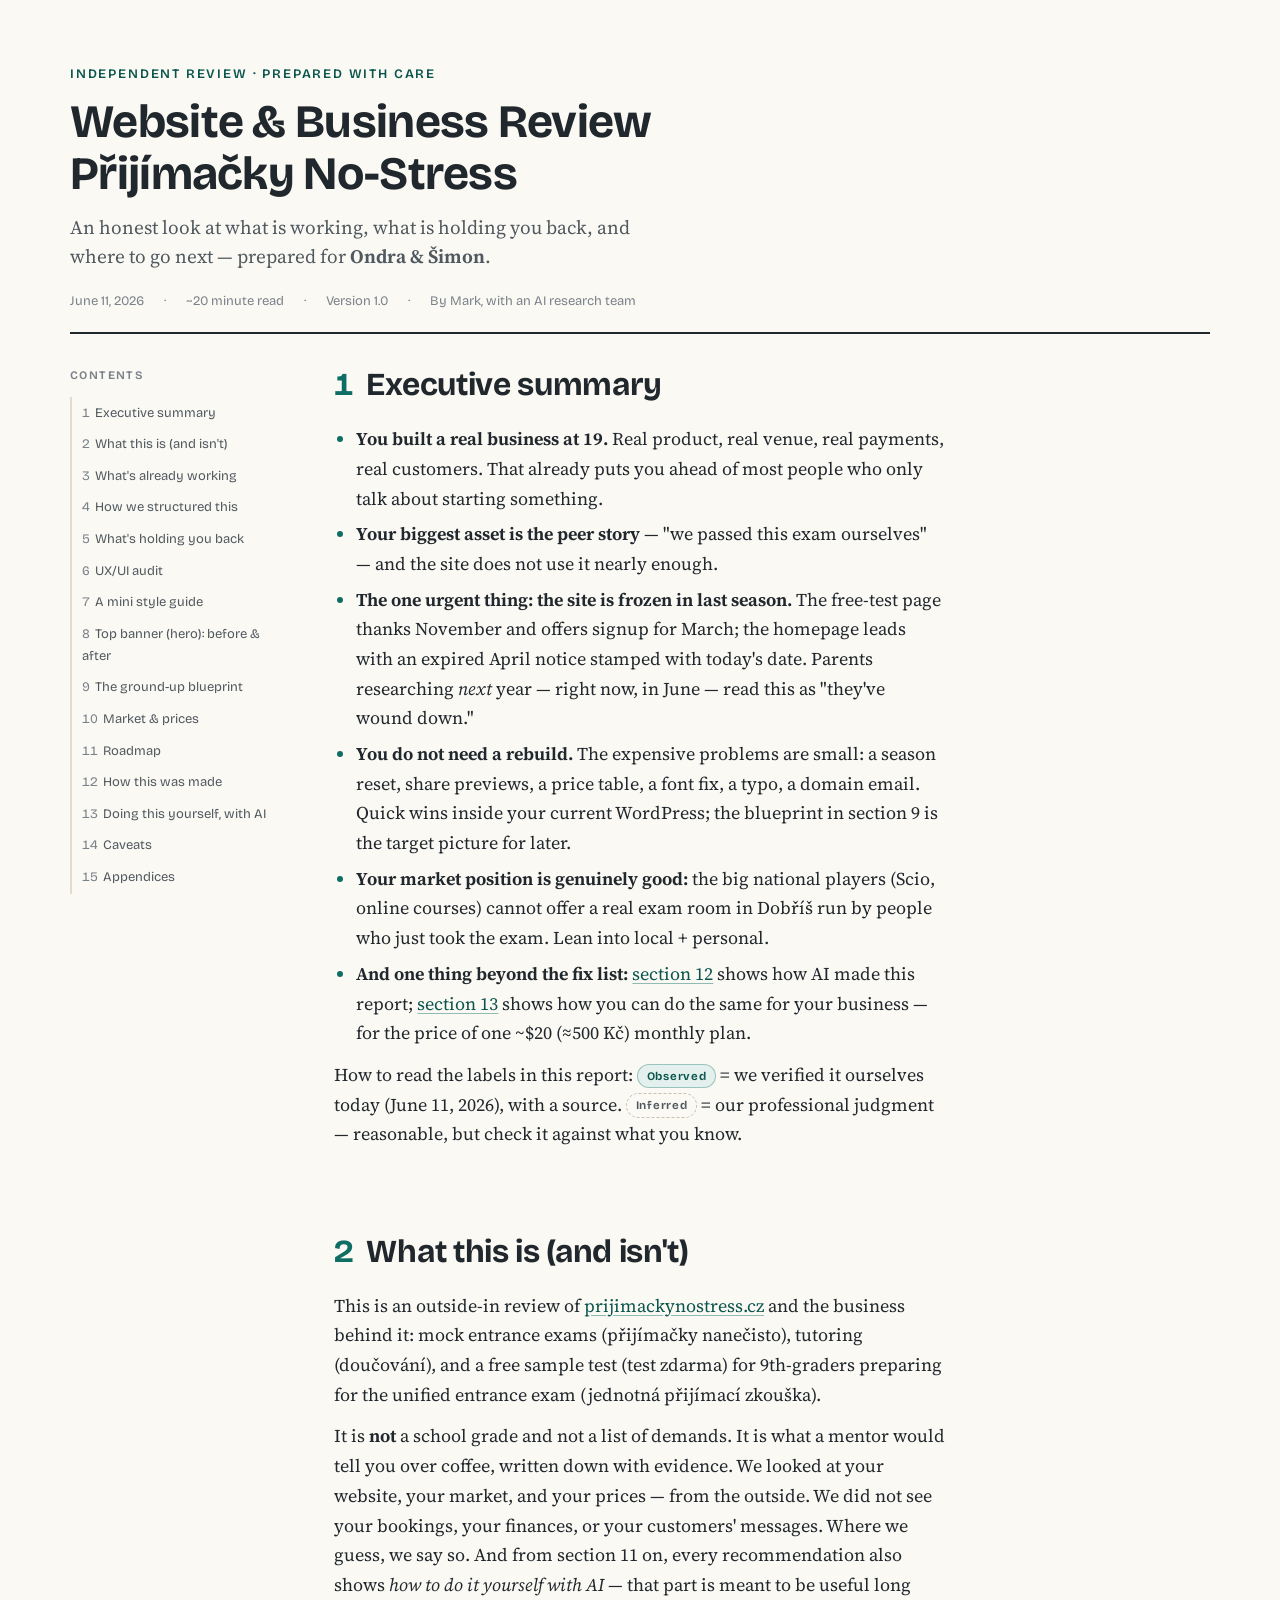
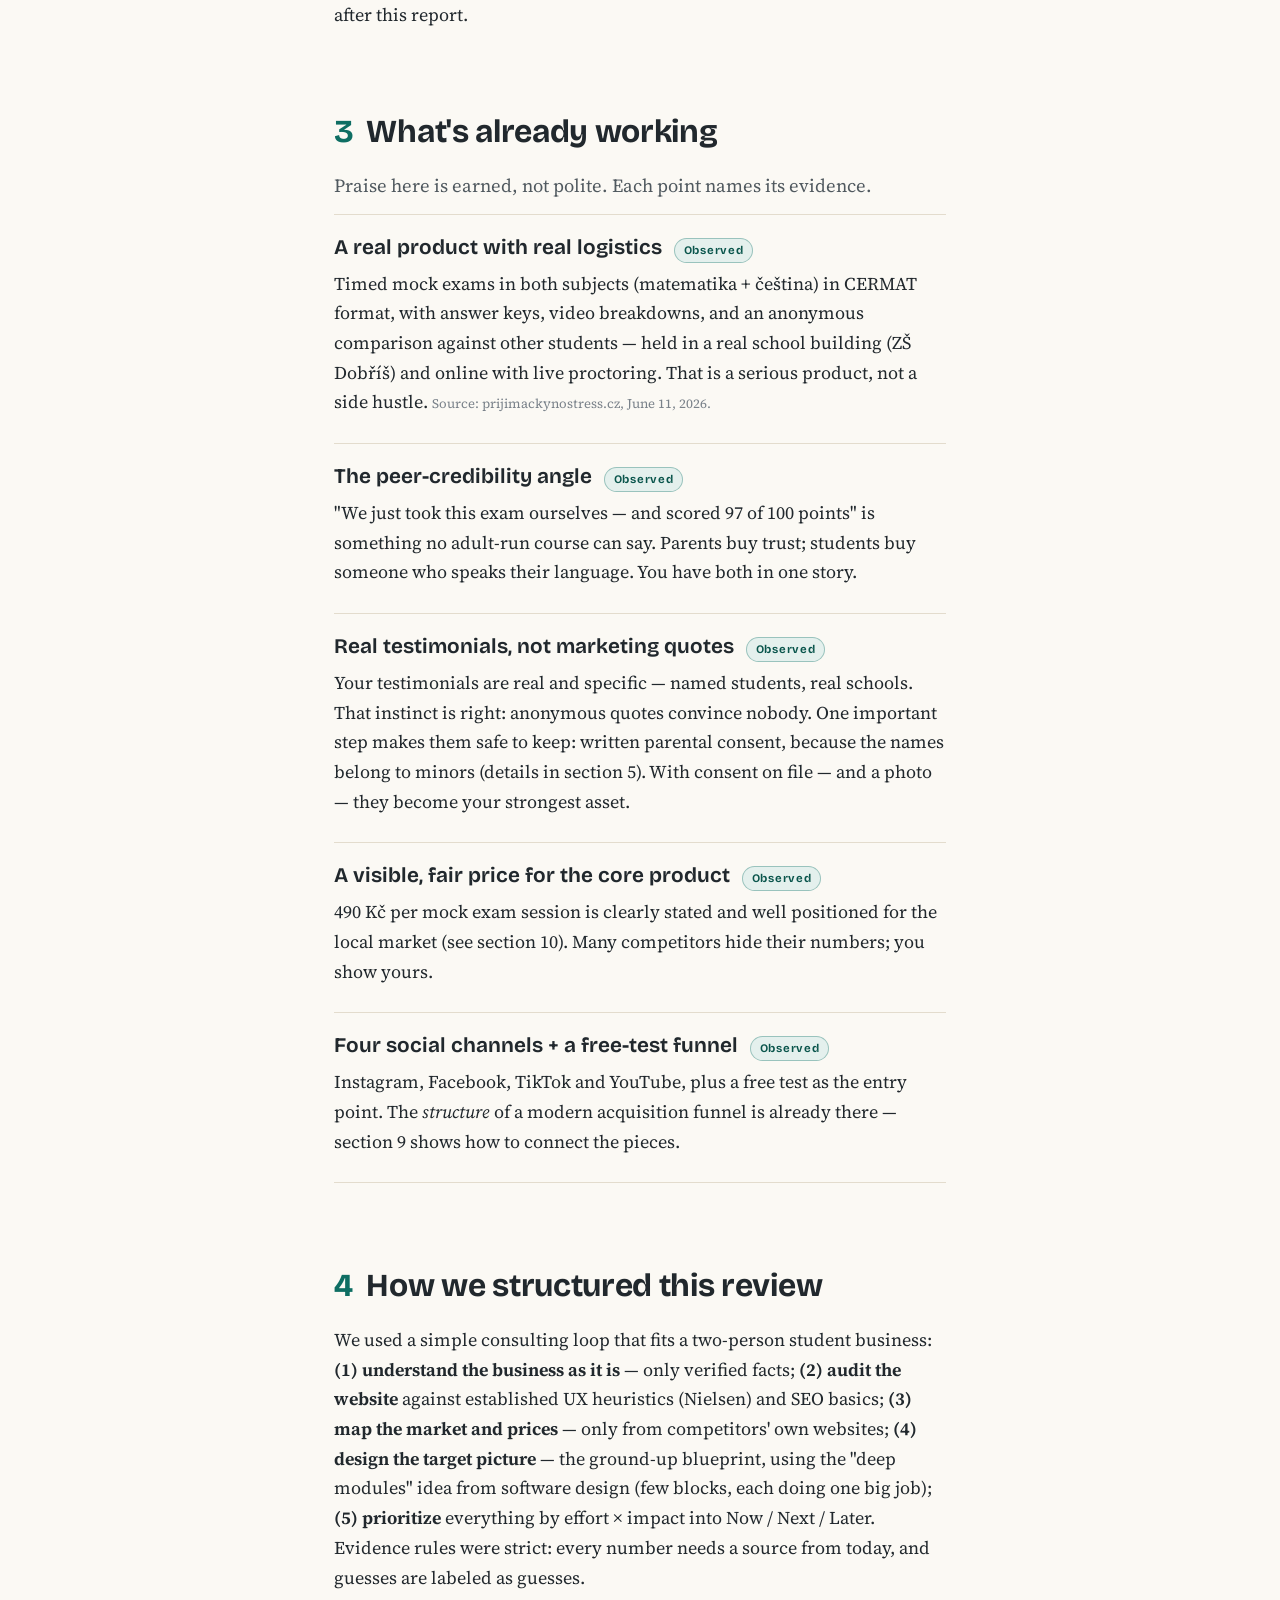
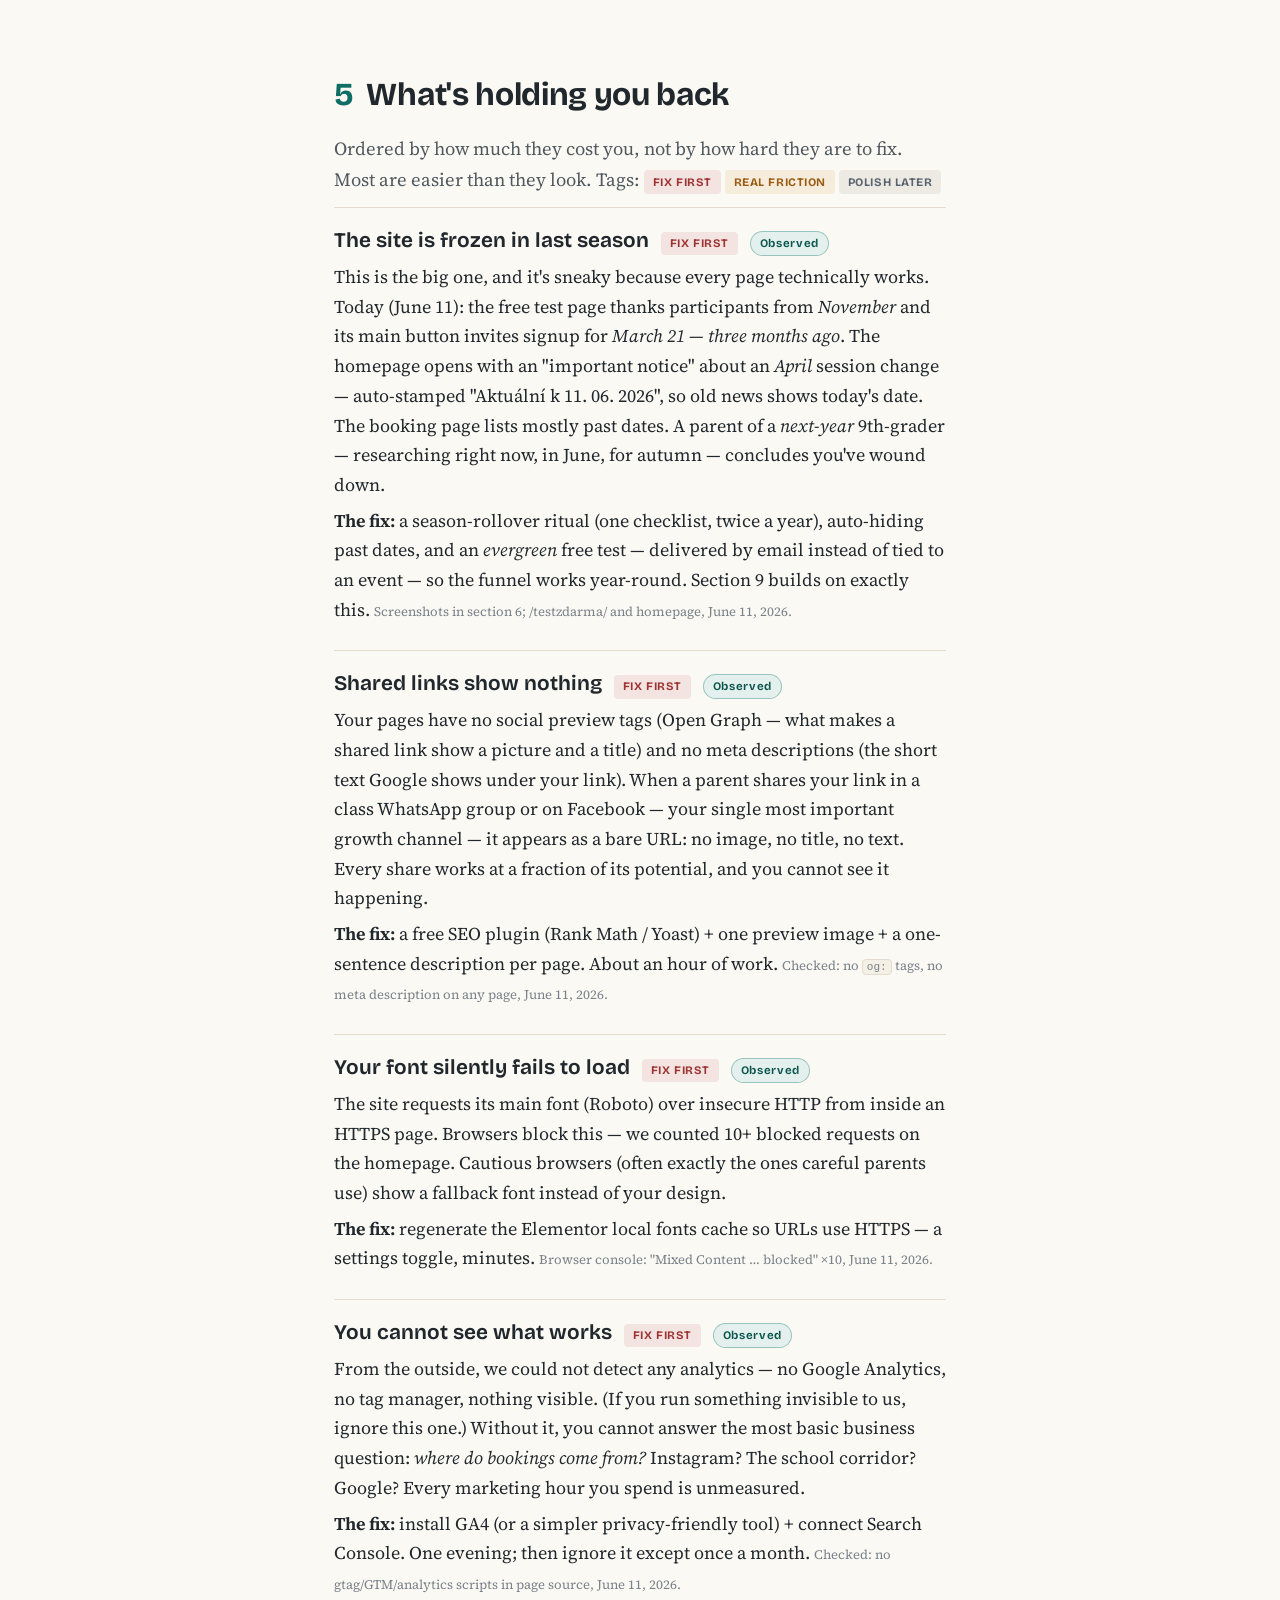
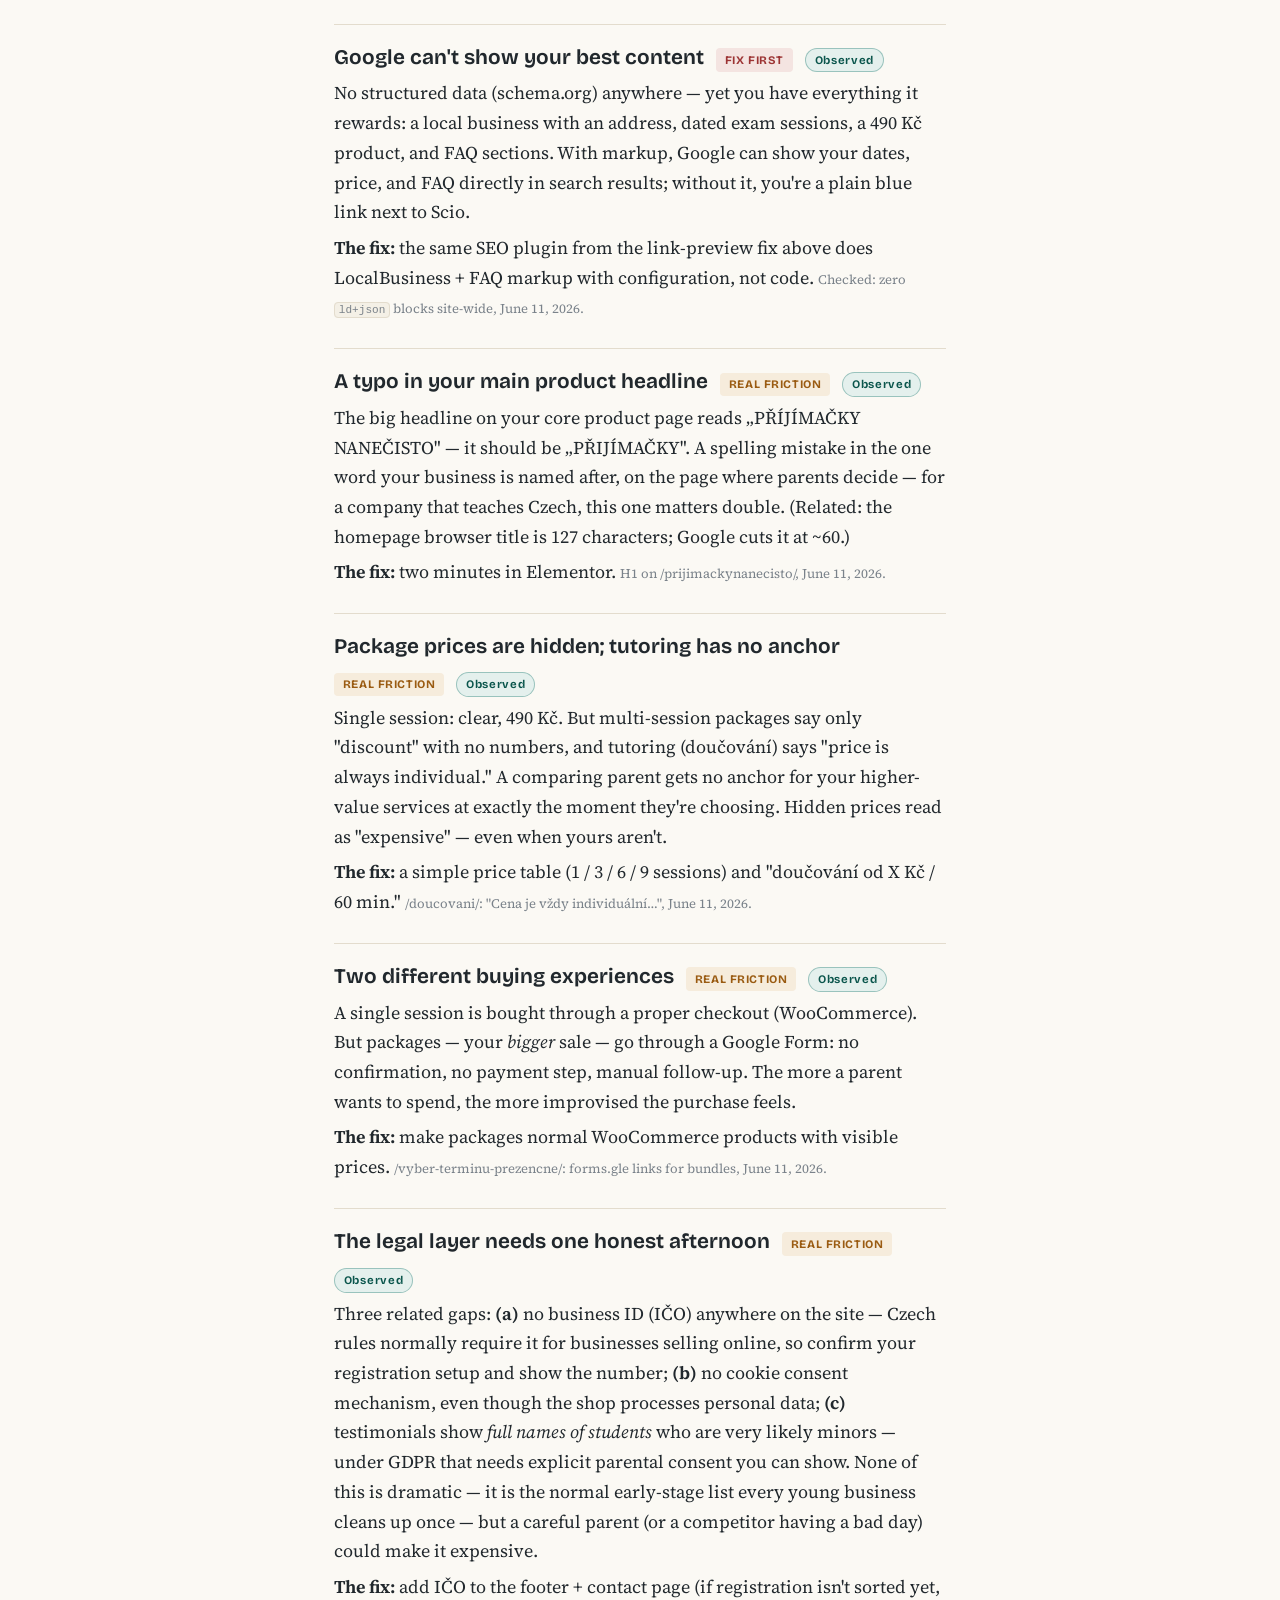
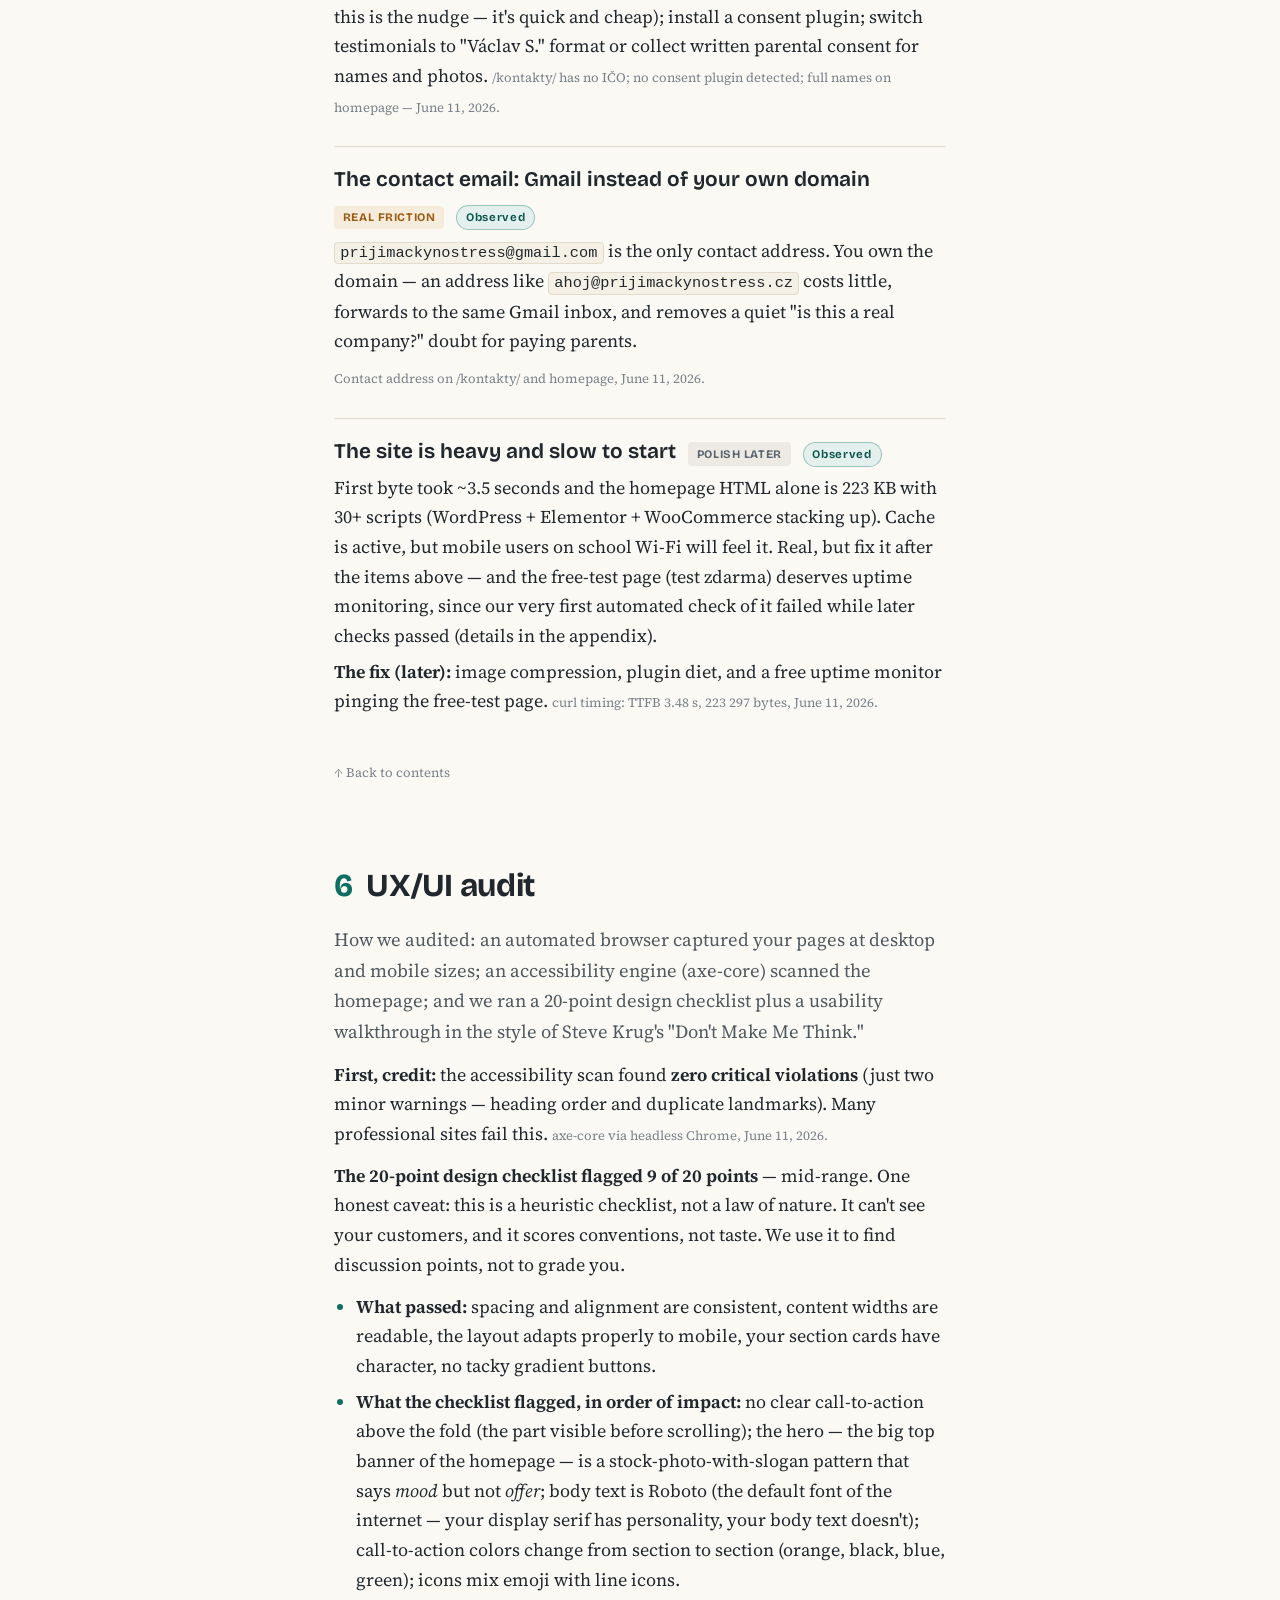
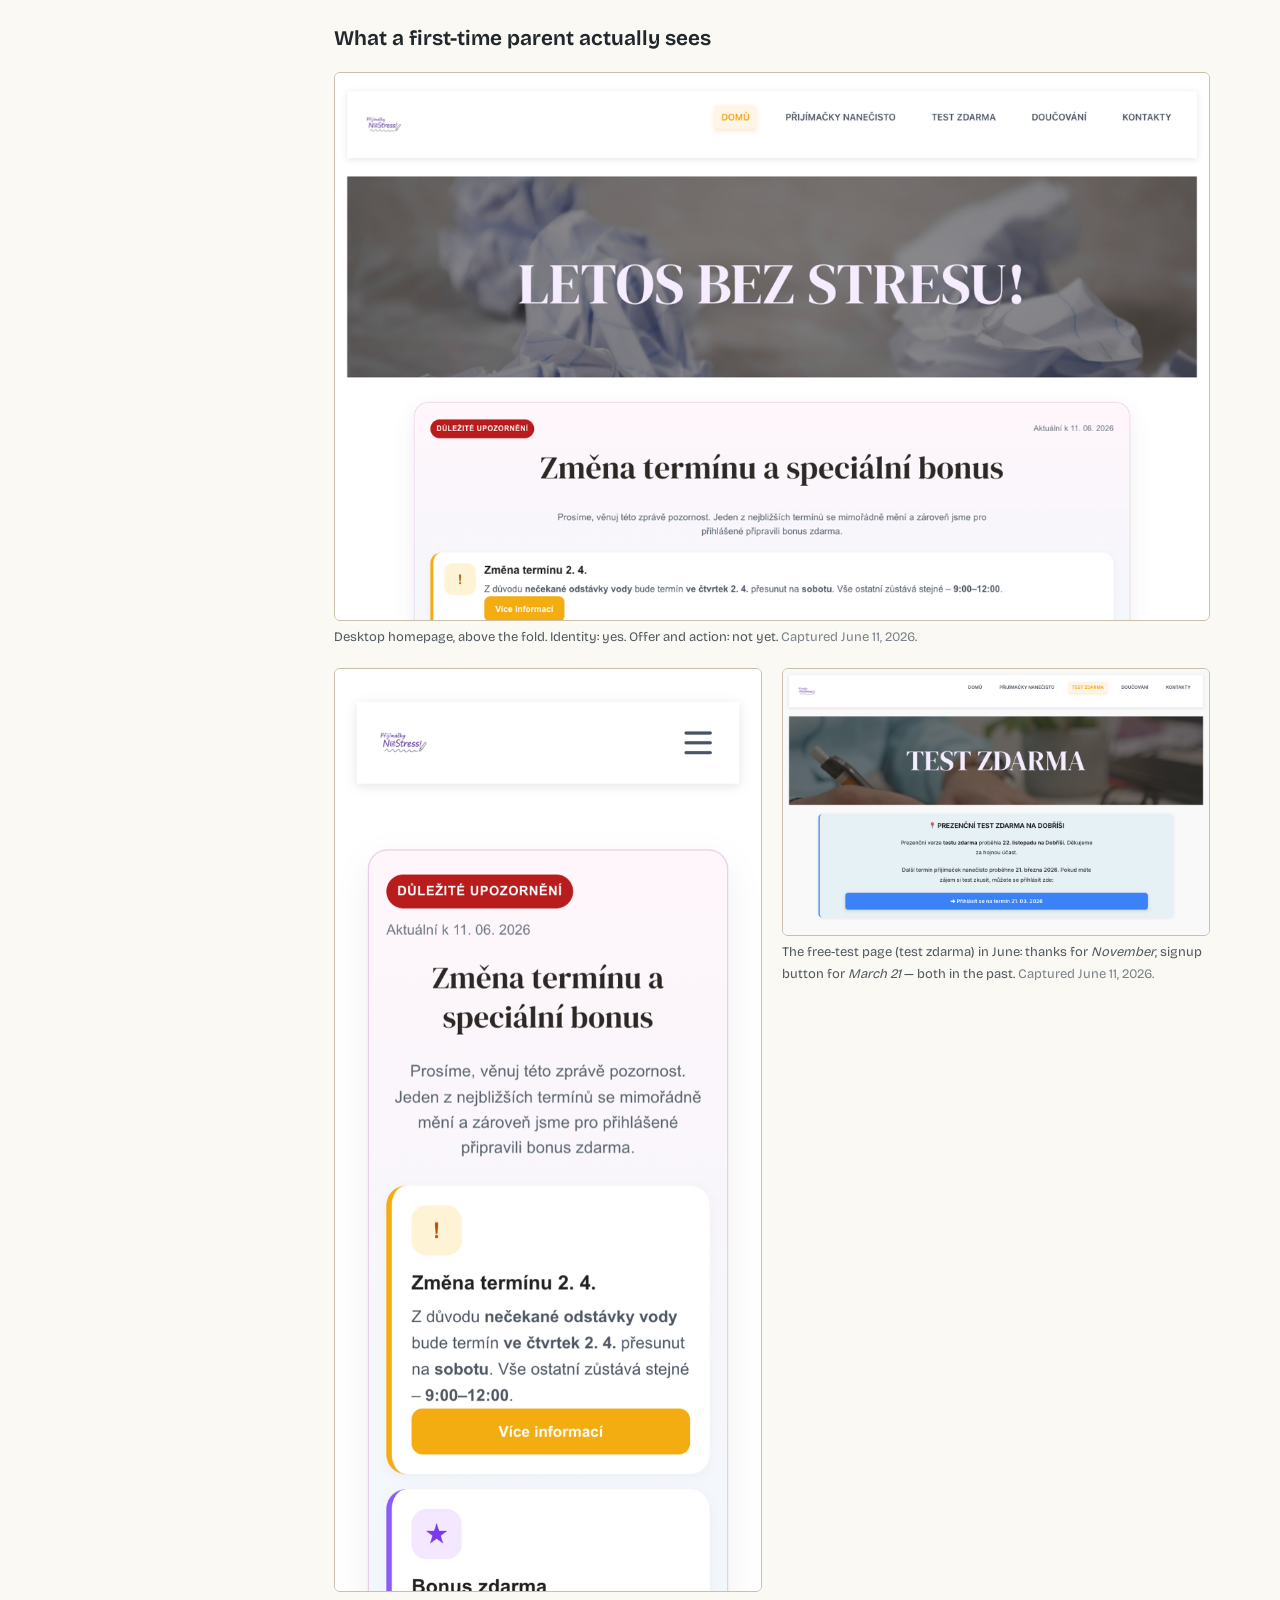
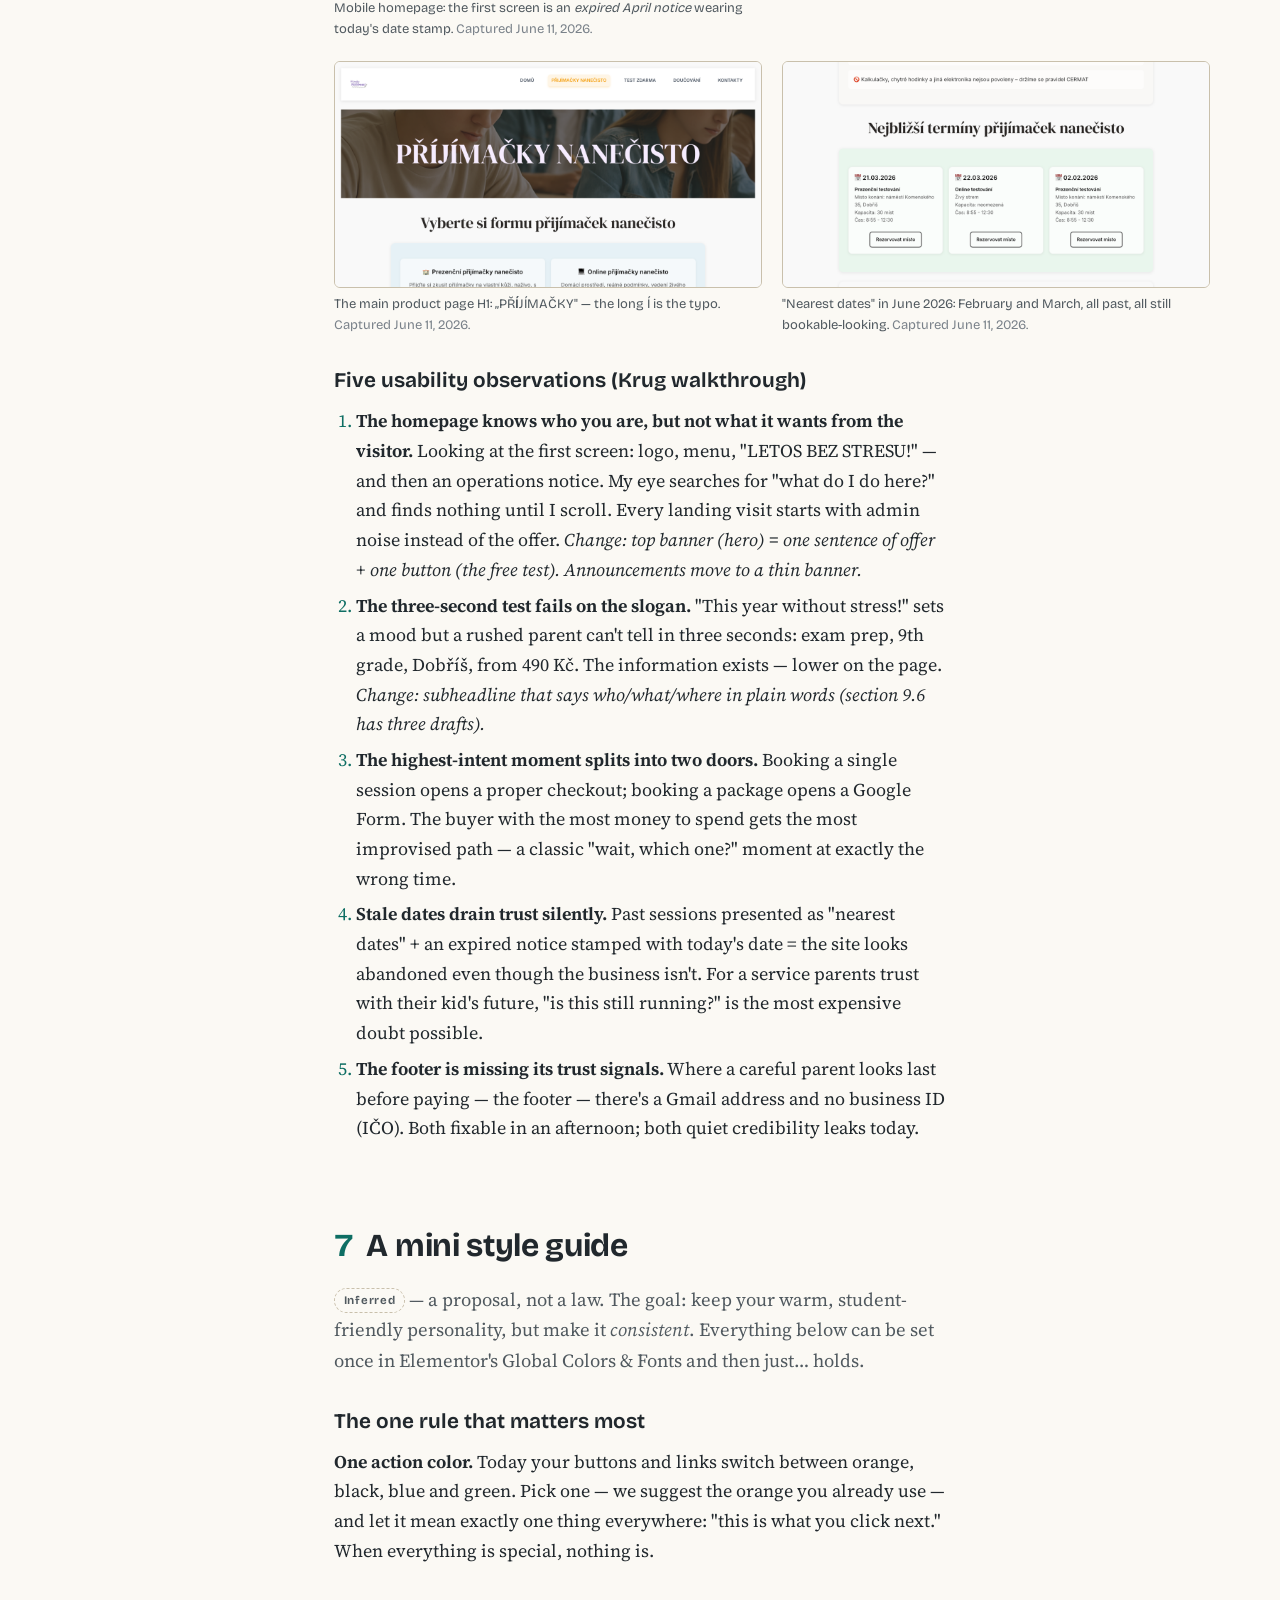
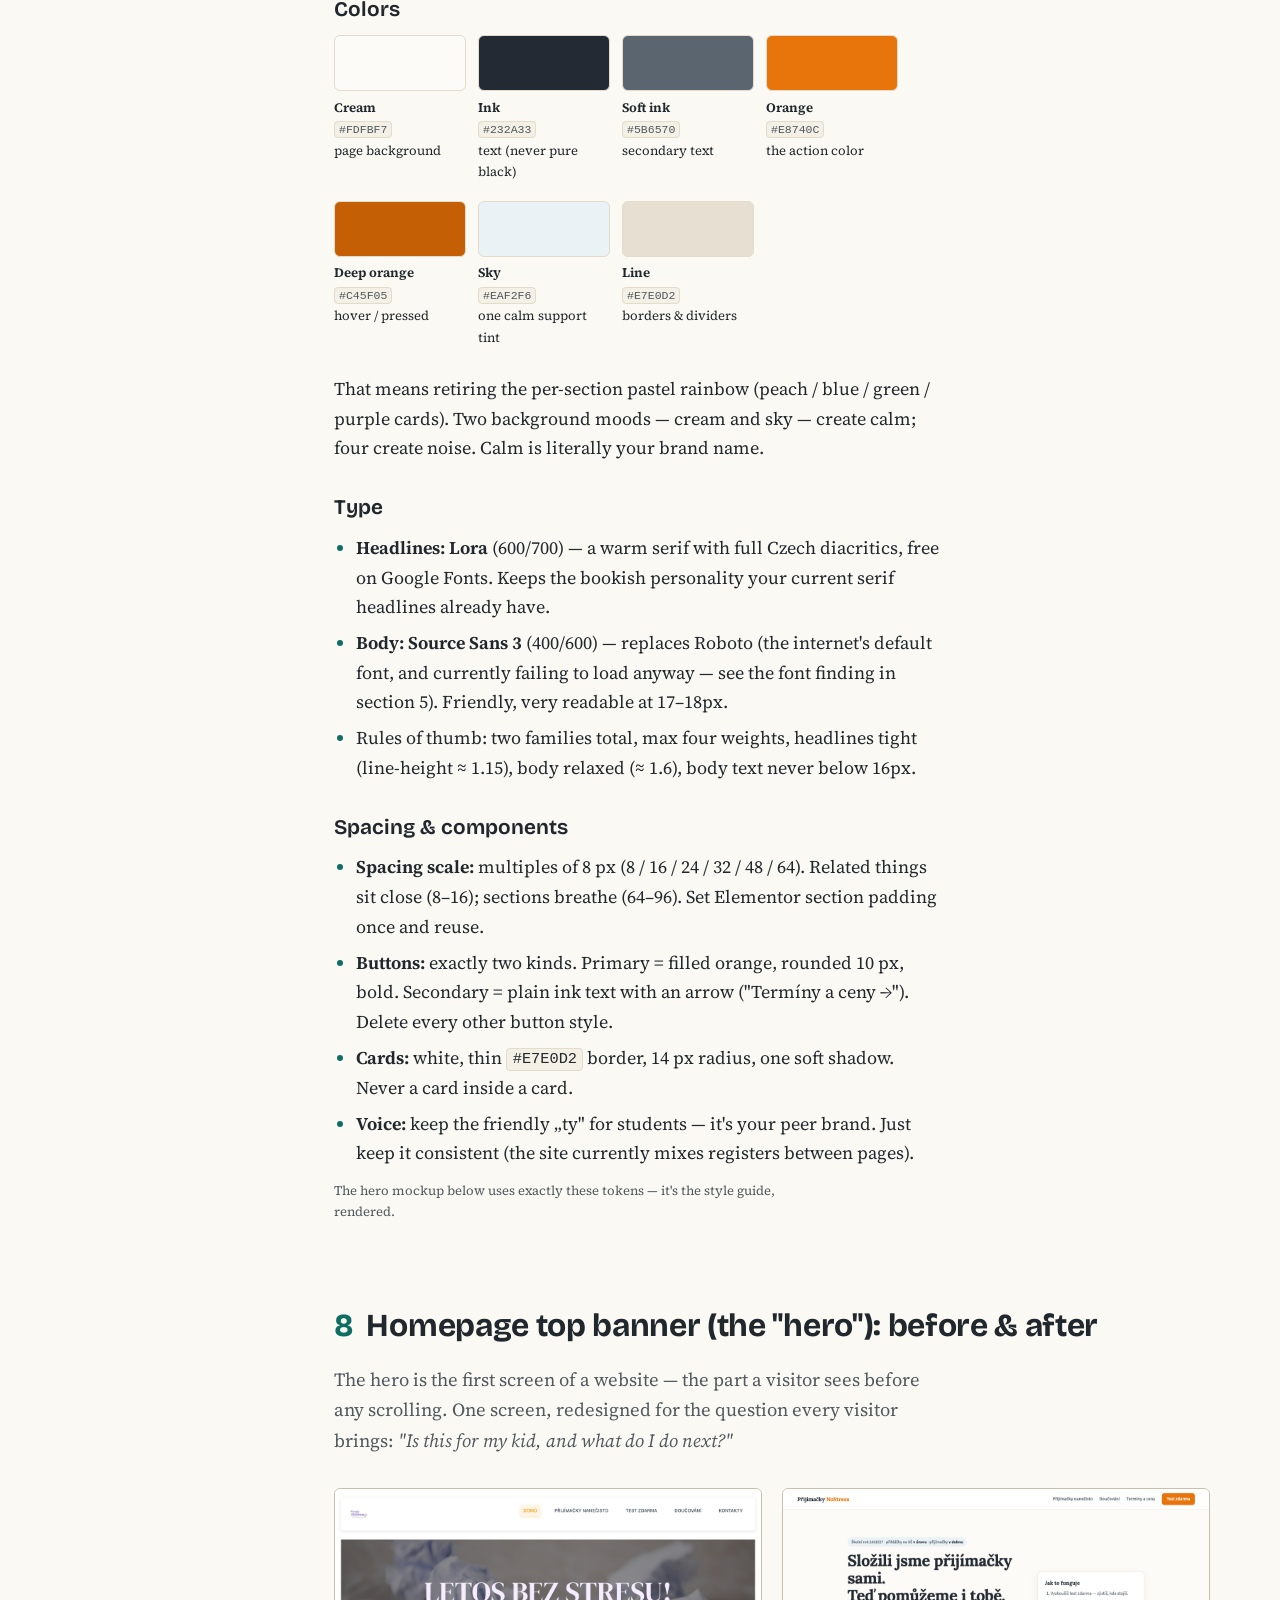
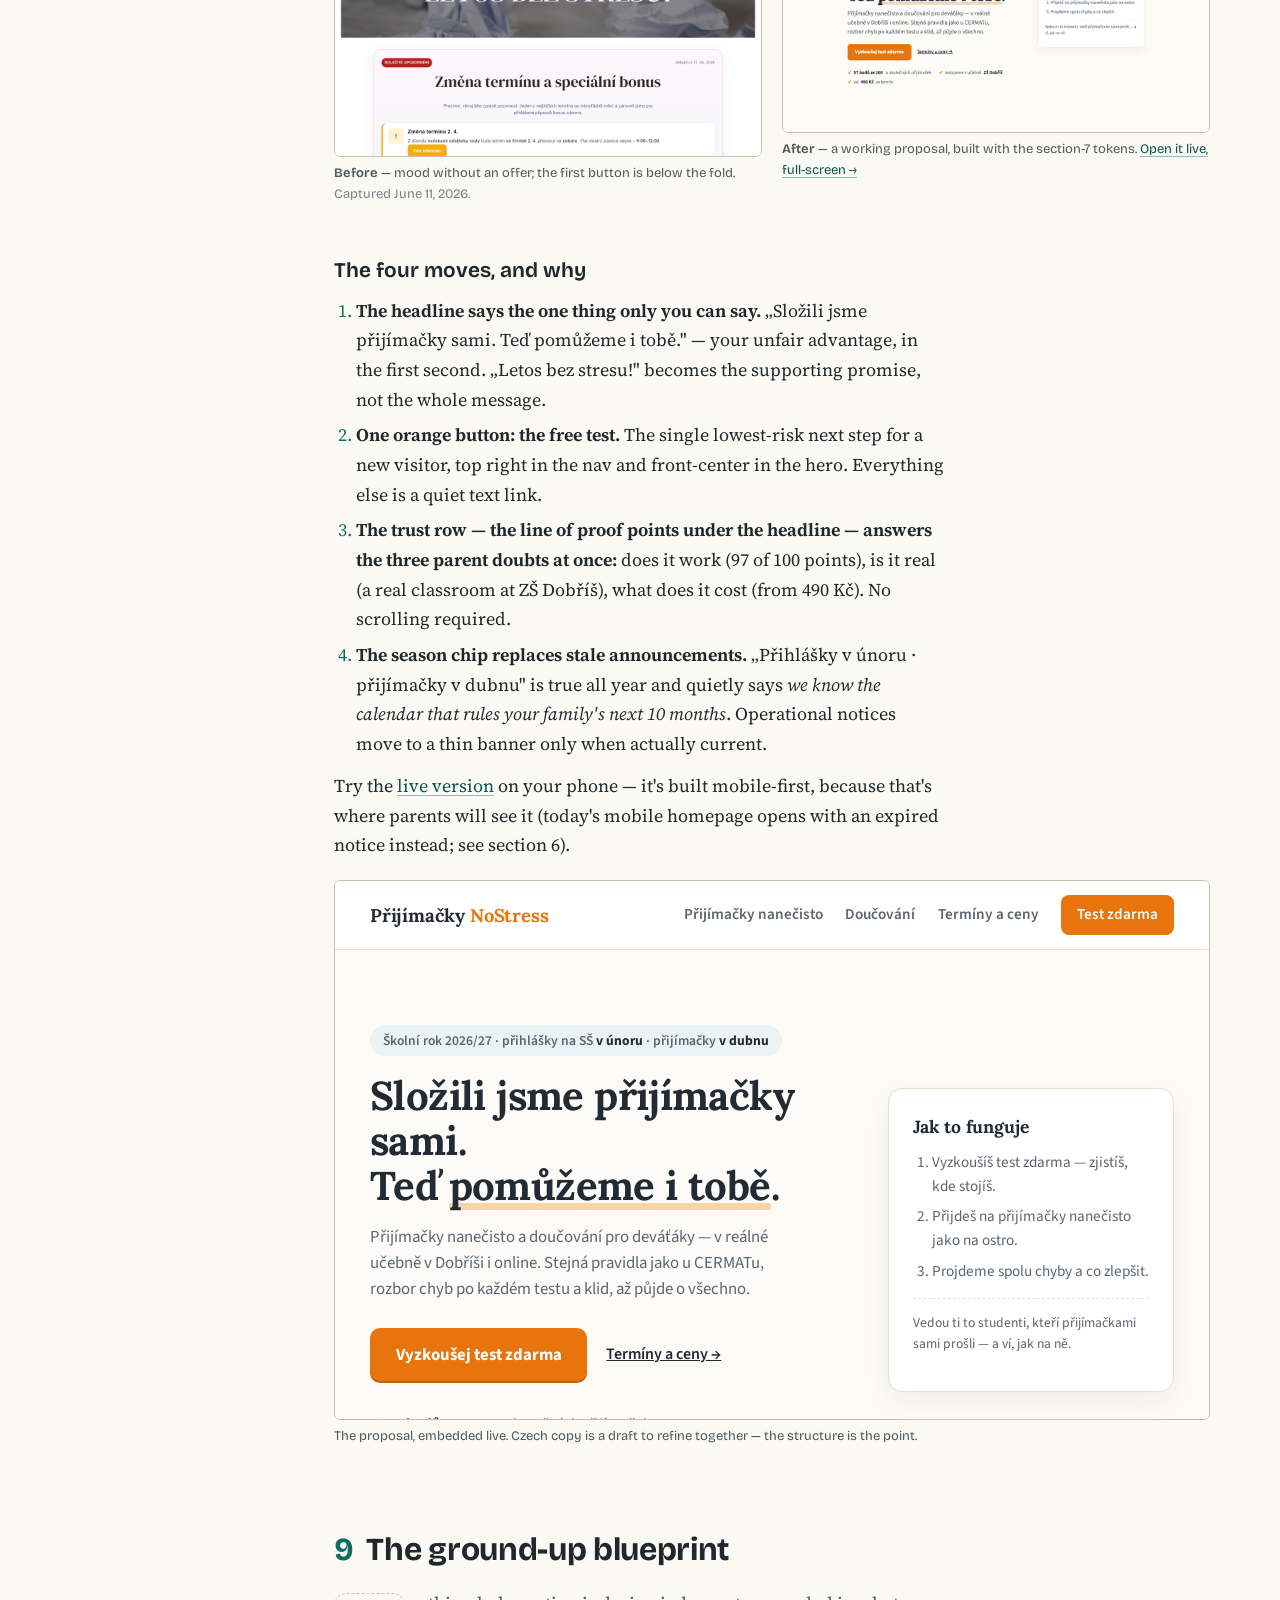
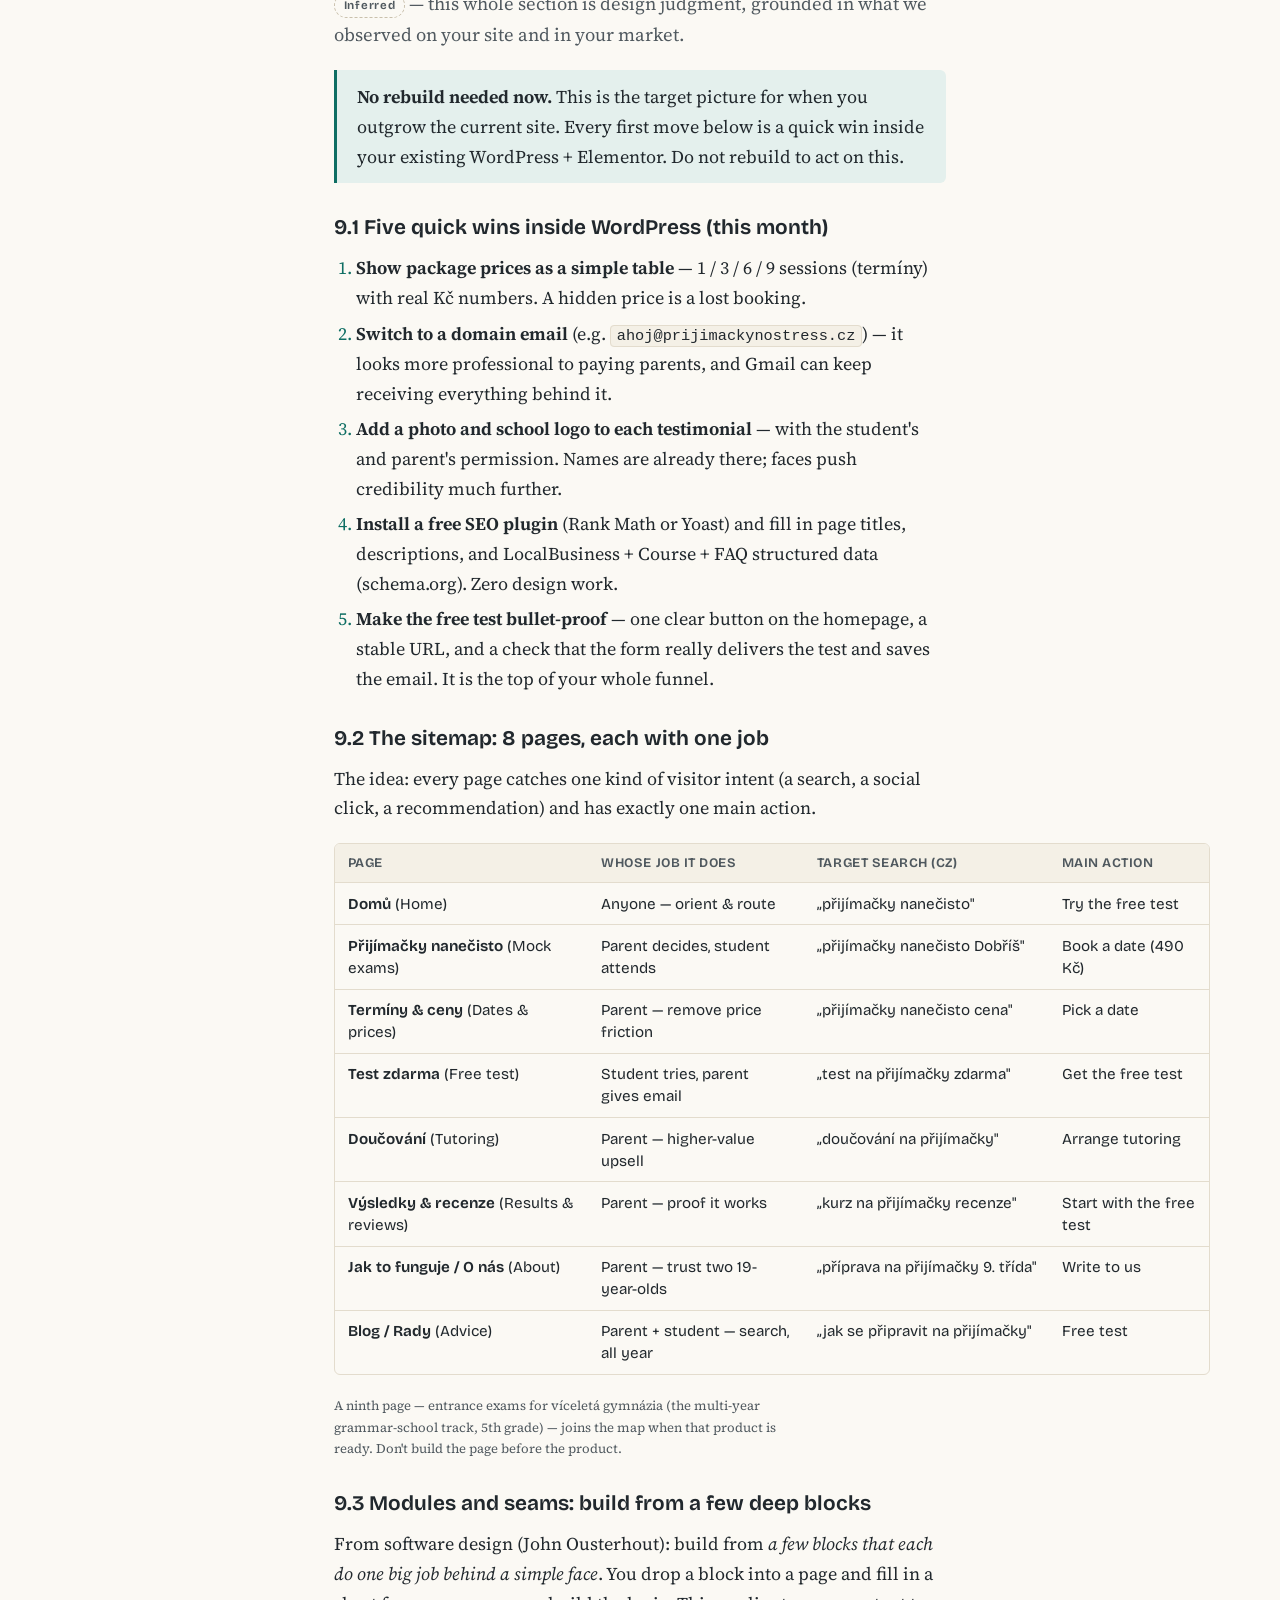
<file: index.html>
<!doctype html>
<html lang="en">
<head>
  <meta charset="utf-8">
  <meta name="viewport" content="width=device-width, initial-scale=1">
  <meta name="robots" content="noindex, nofollow">
  <meta name="description" content="An independent website and business review prepared for the Přijímačky No-Stress team.">
  <title>Website &amp; Business Review — Přijímačky No-Stress</title>
  <link rel="preconnect" href="https://fonts.googleapis.com">
  <link rel="preconnect" href="https://fonts.gstatic.com" crossorigin>
  <link href="https://fonts.googleapis.com/css2?family=Bricolage+Grotesque:opsz,wght@12..96,400;12..96,600;12..96,700&family=Source+Serif+4:ital,opsz,wght@0,8..60,400;0,8..60,600;1,8..60,400&display=swap" rel="stylesheet">
  <link rel="stylesheet" href="styles.css">
</head>
<body>
<a class="skip-link" href="#tldr">Skip to the summary</a>

<div class="page" id="page-top">

  <header class="report-header">
    <p class="eyebrow">Independent review · prepared with care</p>
    <h1>Website &amp; Business Review<br>Přijímačky No-Stress</h1>
    <p class="subtitle">An honest look at what is working, what is holding you back, and where to go next — prepared for <strong>Ondra &amp; Šimon</strong>.</p>
    <div class="meta">
      <span>June 11, 2026</span>
      <span>·</span>
      <span>~20 minute read</span>
      <span>·</span>
      <span>Version 1.0</span>
      <span>·</span>
      <span>By Mark, with an AI research team</span>
    </div>
  </header>

  <div class="toc-wrap">
    <nav class="toc toc-desktop" aria-label="Contents">
      <p class="toc-title">Contents</p>
      <ol>
        <li><a href="#tldr"><span class="toc-num">1</span>Executive summary</a></li>
        <li><a href="#about"><span class="toc-num">2</span>What this is (and isn't)</a></li>
        <li><a href="#working"><span class="toc-num">3</span>What's already working</a></li>
        <li><a href="#method"><span class="toc-num">4</span>How we structured this</a></li>
        <li><a href="#findings"><span class="toc-num">5</span>What's holding you back</a></li>
        <li><a href="#audit"><span class="toc-num">6</span>UX/UI audit</a></li>
        <li><a href="#styleguide"><span class="toc-num">7</span>A mini style guide</a></li>
        <li><a href="#hero"><span class="toc-num">8</span>Top banner (hero): before &amp; after</a></li>
        <li><a href="#blueprint"><span class="toc-num">9</span>The ground-up blueprint</a></li>
        <li><a href="#market"><span class="toc-num">10</span>Market &amp; prices</a></li>
        <li><a href="#roadmap"><span class="toc-num">11</span>Roadmap</a></li>
        <li><a href="#showcase"><span class="toc-num">12</span>How this was made</a></li>
        <li><a href="#diy"><span class="toc-num">13</span>Doing this yourself, with AI</a></li>
        <li><a href="#caveats"><span class="toc-num">14</span>Caveats</a></li>
        <li><a href="#appendix"><span class="toc-num">15</span>Appendices</a></li>
      </ol>
    </nav>
    <details class="toc-mobile">
      <summary>Contents</summary>
      <nav class="toc" aria-label="Contents (mobile)">
        <ol>
          <li><a href="#tldr"><span class="toc-num">1</span>Executive summary</a></li>
          <li><a href="#about"><span class="toc-num">2</span>What this is (and isn't)</a></li>
          <li><a href="#working"><span class="toc-num">3</span>What's already working</a></li>
          <li><a href="#method"><span class="toc-num">4</span>How we structured this</a></li>
          <li><a href="#findings"><span class="toc-num">5</span>What's holding you back</a></li>
          <li><a href="#audit"><span class="toc-num">6</span>UX/UI audit</a></li>
          <li><a href="#styleguide"><span class="toc-num">7</span>A mini style guide</a></li>
          <li><a href="#hero"><span class="toc-num">8</span>Top banner (hero): before &amp; after</a></li>
          <li><a href="#blueprint"><span class="toc-num">9</span>The ground-up blueprint</a></li>
          <li><a href="#market"><span class="toc-num">10</span>Market &amp; prices</a></li>
          <li><a href="#roadmap"><span class="toc-num">11</span>Roadmap</a></li>
          <li><a href="#showcase"><span class="toc-num">12</span>How this was made</a></li>
          <li><a href="#diy"><span class="toc-num">13</span>Doing this yourself, with AI</a></li>
          <li><a href="#caveats"><span class="toc-num">14</span>Caveats</a></li>
          <li><a href="#appendix"><span class="toc-num">15</span>Appendices</a></li>
        </ol>
      </nav>
    </details>
  </div>

  <main id="main">

    <!-- ============ 1 EXECUTIVE SUMMARY ============ -->
    <section id="tldr" aria-labelledby="tldr-h">
      <h2 id="tldr-h"><span class="secnum">1</span>Executive summary</h2>
      <!-- SLOT:EXEC-SUMMARY -->
      <ul>
        <li><strong>You built a real business at 19.</strong> Real product, real venue, real payments, real customers. That already puts you ahead of most people who only talk about starting something.</li>
        <li><strong>Your biggest asset is the peer story</strong> — "we passed this exam ourselves" — and the site does not use it nearly enough.</li>
        <li><strong>The one urgent thing: the site is frozen in last season.</strong> The free-test page thanks November and offers signup for March; the homepage leads with an expired April notice stamped with today's date. Parents researching <em>next</em> year — right now, in June — read this as "they've wound down."</li>
        <li><strong>You do not need a rebuild.</strong> The expensive problems are small: a season reset, share previews, a price table, a font fix, a typo, a domain email. Quick wins inside your current WordPress; the blueprint in section 9 is the target picture for later.</li>
        <li><strong>Your market position is genuinely good:</strong> the big national players (Scio, online courses) cannot offer a real exam room in Dobříš run by people who just took the exam. Lean into local + personal.</li>
        <li><strong>And one thing beyond the fix list:</strong> <a href="#showcase">section 12</a> shows how AI made this report; <a href="#diy">section 13</a> shows how you can do the same for your business — for the price of one ~$20 (≈500 Kč) monthly plan.</li>
      </ul>
      <p>How to read the labels in this report:
        <span class="chip chip-observed">Observed</span> = we verified it ourselves today (June 11, 2026), with a source.
        <span class="chip chip-inferred">Inferred</span> = our professional judgment — reasonable, but check it against what you know.
      </p>
    </section>

    <!-- ============ 2 ABOUT ============ -->
    <section id="about" aria-labelledby="about-h">
      <h2 id="about-h"><span class="secnum">2</span>What this is (and isn't)</h2>
      <p>This is an outside-in review of <a href="https://prijimackynostress.cz/">prijimackynostress.cz</a> and the business behind it: mock entrance exams (přijímačky nanečisto), tutoring (doučování), and a free sample test (test zdarma) for 9th-graders preparing for the unified entrance exam (jednotná přijímací zkouška).</p>
      <p>It is <strong>not</strong> a school grade and not a list of demands. It is what a mentor would tell you over coffee, written down with evidence. We looked at your website, your market, and your prices — from the outside. We did not see your bookings, your finances, or your customers' messages. Where we guess, we say so. And from section 11 on, every recommendation also shows <em>how to do it yourself with AI</em> — that part is meant to be useful long after this report.</p>
    </section>

    <!-- ============ 3 WHAT'S WORKING ============ -->
    <section id="working" aria-labelledby="working-h">
      <h2 id="working-h"><span class="secnum">3</span>What's already working</h2>
      <p class="section-intro">Praise here is earned, not polite. Each point names its evidence.</p>
      <!-- SLOT:WORKING -->
      <div class="finding">
        <div class="finding-head"><h3>A real product with real logistics</h3><span class="chip chip-observed">Observed</span></div>
        <p>Timed mock exams in both subjects (matematika + čeština) in CERMAT format, with answer keys, video breakdowns, and an anonymous comparison against other students — held in a real school building (ZŠ Dobříš) and online with live proctoring. That is a serious product, not a side hustle. <span class="receipt">Source: prijimackynostress.cz, June 11, 2026.</span></p>
      </div>
      <div class="finding">
        <div class="finding-head"><h3>The peer-credibility angle</h3><span class="chip chip-observed">Observed</span></div>
        <p>"We just took this exam ourselves — and scored 97 of 100 points" is something no adult-run course can say. Parents buy trust; students buy someone who speaks their language. You have both in one story.</p>
      </div>
      <div class="finding">
        <div class="finding-head"><h3>Real testimonials, not marketing quotes</h3><span class="chip chip-observed">Observed</span></div>
        <p>Your testimonials are real and specific — named students, real schools. That instinct is right: anonymous quotes convince nobody. One important step makes them safe to keep: written parental consent, because the names belong to minors (details in section 5). With consent on file — and a photo — they become your strongest asset.</p>
      </div>
      <div class="finding">
        <div class="finding-head"><h3>A visible, fair price for the core product</h3><span class="chip chip-observed">Observed</span></div>
        <p>490 Kč per mock exam session is clearly stated and well positioned for the local market (see section 10). Many competitors hide their numbers; you show yours.</p>
      </div>
      <div class="finding">
        <div class="finding-head"><h3>Four social channels + a free-test funnel</h3><span class="chip chip-observed">Observed</span></div>
        <p>Instagram, Facebook, TikTok and YouTube, plus a free test as the entry point. The <em>structure</em> of a modern acquisition funnel is already there — section 9 shows how to connect the pieces.</p>
      </div>
    </section>

    <!-- ============ 4 METHOD ============ -->
    <section id="method" aria-labelledby="method-h">
      <h2 id="method-h"><span class="secnum">4</span>How we structured this review</h2>
      <!-- SLOT:METHOD -->
      <p>We used a simple consulting loop that fits a two-person student business: <strong>(1) understand the business as it is</strong> — only verified facts; <strong>(2) audit the website</strong> against established UX heuristics (Nielsen) and SEO basics; <strong>(3) map the market and prices</strong> — only from competitors' own websites; <strong>(4) design the target picture</strong> — the ground-up blueprint, using the "deep modules" idea from software design (few blocks, each doing one big job); <strong>(5) prioritize</strong> everything by effort × impact into Now / Next / Later. Evidence rules were strict: every number needs a source from today, and guesses are labeled as guesses.</p>
    </section>

    <!-- ============ 5 FINDINGS ============ -->
    <section id="findings" aria-labelledby="findings-h">
      <h2 id="findings-h"><span class="secnum">5</span>What's holding you back</h2>
      <p class="section-intro">Ordered by how much they cost you, not by how hard they are to fix. Most are easier than they look.
        Tags: <span class="tag tag-fix">Fix first</span> <span class="tag tag-friction">Real friction</span> <span class="tag tag-polish">Polish later</span></p>

      <div class="finding">
        <div class="finding-head"><h3>The site is frozen in last season</h3><span class="tag tag-fix">Fix first</span><span class="chip chip-observed">Observed</span></div>
        <p>This is the big one, and it's sneaky because every page technically works. Today (June 11): the free test page thanks participants from <em>November</em> and its main button invites signup for <em>March 21 — three months ago</em>. The homepage opens with an "important notice" about an <em>April</em> session change — auto-stamped "Aktuální k 11. 06. 2026", so old news shows today's date. The booking page lists mostly past dates. A parent of a <em>next-year</em> 9th-grader — researching right now, in June, for autumn — concludes you've wound down.</p>
        <p><strong>The fix:</strong> a season-rollover ritual (one checklist, twice a year), auto-hiding past dates, and an <em>evergreen</em> free test — delivered by email instead of tied to an event — so the funnel works year-round. Section 9 builds on exactly this. <span class="receipt">Screenshots in section 6; /testzdarma/ and homepage, June 11, 2026.</span></p>
      </div>

      <div class="finding">
        <div class="finding-head"><h3>Shared links show nothing</h3><span class="tag tag-fix">Fix first</span><span class="chip chip-observed">Observed</span></div>
        <p>Your pages have no social preview tags (Open Graph — what makes a shared link show a picture and a title) and no meta descriptions (the short text Google shows under your link). When a parent shares your link in a class WhatsApp group or on Facebook — your single most important growth channel — it appears as a bare URL: no image, no title, no text. Every share works at a fraction of its potential, and you cannot see it happening.</p>
        <p><strong>The fix:</strong> a free SEO plugin (Rank Math / Yoast) + one preview image + a one-sentence description per page. About an hour of work. <span class="receipt">Checked: no <code>og:</code> tags, no meta description on any page, June 11, 2026.</span></p>
      </div>

      <div class="finding">
        <div class="finding-head"><h3>Your font silently fails to load</h3><span class="tag tag-fix">Fix first</span><span class="chip chip-observed">Observed</span></div>
        <p>The site requests its main font (Roboto) over insecure HTTP from inside an HTTPS page. Browsers block this — we counted 10+ blocked requests on the homepage. Cautious browsers (often exactly the ones careful parents use) show a fallback font instead of your design.</p>
        <p><strong>The fix:</strong> regenerate the Elementor local fonts cache so URLs use HTTPS — a settings toggle, minutes. <span class="receipt">Browser console: "Mixed Content … blocked" ×10, June 11, 2026.</span></p>
      </div>

      <div class="finding">
        <div class="finding-head"><h3>You cannot see what works</h3><span class="tag tag-fix">Fix first</span><span class="chip chip-observed">Observed</span></div>
        <p>From the outside, we could not detect any analytics — no Google Analytics, no tag manager, nothing visible. (If you run something invisible to us, ignore this one.) Without it, you cannot answer the most basic business question: <em>where do bookings come from?</em> Instagram? The school corridor? Google? Every marketing hour you spend is unmeasured.</p>
        <p><strong>The fix:</strong> install GA4 (or a simpler privacy-friendly tool) + connect Search Console. One evening; then ignore it except once a month. <span class="receipt">Checked: no gtag/GTM/analytics scripts in page source, June 11, 2026.</span></p>
      </div>

      <div class="finding">
        <div class="finding-head"><h3>Google can't show your best content</h3><span class="tag tag-fix">Fix first</span><span class="chip chip-observed">Observed</span></div>
        <p>No structured data (schema.org) anywhere — yet you have everything it rewards: a local business with an address, dated exam sessions, a 490 Kč product, and FAQ sections. With markup, Google can show your dates, price, and FAQ directly in search results; without it, you're a plain blue link next to Scio.</p>
        <p><strong>The fix:</strong> the same SEO plugin from the link-preview fix above does LocalBusiness + FAQ markup with configuration, not code. <span class="receipt">Checked: zero <code>ld+json</code> blocks site-wide, June 11, 2026.</span></p>
      </div>

      <div class="finding">
        <div class="finding-head"><h3>A typo in your main product headline</h3><span class="tag tag-friction">Real friction</span><span class="chip chip-observed">Observed</span></div>
        <p>The big headline on your core product page reads „PŘÍJÍMAČKY NANEČISTO" — it should be „PŘIJÍMAČKY". A spelling mistake in the one word your business is named after, on the page where parents decide — for a company that teaches Czech, this one matters double. (Related: the homepage browser title is 127 characters; Google cuts it at ~60.)</p>
        <p><strong>The fix:</strong> two minutes in Elementor. <span class="receipt">H1 on /prijimackynanecisto/, June 11, 2026.</span></p>
      </div>

      <div class="finding">
        <div class="finding-head"><h3>Package prices are hidden; tutoring has no anchor</h3><span class="tag tag-friction">Real friction</span><span class="chip chip-observed">Observed</span></div>
        <p>Single session: clear, 490 Kč. But multi-session packages say only "discount" with no numbers, and tutoring (doučování) says "price is always individual." A comparing parent gets no anchor for your higher-value services at exactly the moment they're choosing. Hidden prices read as "expensive" — even when yours aren't.</p>
        <p><strong>The fix:</strong> a simple price table (1 / 3 / 6 / 9 sessions) and "doučování od X Kč / 60 min." <span class="receipt">/doucovani/: "Cena je vždy individuální…", June 11, 2026.</span></p>
      </div>

      <div class="finding">
        <div class="finding-head"><h3>Two different buying experiences</h3><span class="tag tag-friction">Real friction</span><span class="chip chip-observed">Observed</span></div>
        <p>A single session is bought through a proper checkout (WooCommerce). But packages — your <em>bigger</em> sale — go through a Google Form: no confirmation, no payment step, manual follow-up. The more a parent wants to spend, the more improvised the purchase feels.</p>
        <p><strong>The fix:</strong> make packages normal WooCommerce products with visible prices. <span class="receipt">/vyber-terminu-prezencne/: forms.gle links for bundles, June 11, 2026.</span></p>
      </div>

      <div class="finding">
        <div class="finding-head"><h3>The legal layer needs one honest afternoon</h3><span class="tag tag-friction">Real friction</span><span class="chip chip-observed">Observed</span></div>
        <p>Three related gaps: <strong>(a)</strong> no business ID (IČO) anywhere on the site — Czech rules normally require it for businesses selling online, so confirm your registration setup and show the number; <strong>(b)</strong> no cookie consent mechanism, even though the shop processes personal data; <strong>(c)</strong> testimonials show <em>full names of students</em> who are very likely minors — under GDPR that needs explicit parental consent you can show. None of this is dramatic — it is the normal early-stage list every young business cleans up once — but a careful parent (or a competitor having a bad day) could make it expensive.</p>
        <p><strong>The fix:</strong> add IČO to the footer + contact page (if registration isn't sorted yet, this is the nudge — it's quick and cheap); install a consent plugin; switch testimonials to "Václav S." format or collect written parental consent for names and photos. <span class="receipt">/kontakty/ has no IČO; no consent plugin detected; full names on homepage — June 11, 2026.</span></p>
      </div>

      <div class="finding">
        <div class="finding-head"><h3>The contact email: Gmail instead of your own domain</h3><span class="tag tag-friction">Real friction</span><span class="chip chip-observed">Observed</span></div>
        <p><code>prijimackynostress@gmail.com</code> is the only contact address. You own the domain — an address like <code>ahoj@prijimackynostress.cz</code> costs little, forwards to the same Gmail inbox, and removes a quiet "is this a real company?" doubt for paying parents.</p>
        <p><span class="receipt">Contact address on /kontakty/ and homepage, June 11, 2026.</span></p>
      </div>

      <div class="finding">
        <div class="finding-head"><h3>The site is heavy and slow to start</h3><span class="tag tag-polish">Polish later</span><span class="chip chip-observed">Observed</span></div>
        <p>First byte took ~3.5 seconds and the homepage HTML alone is 223 KB with 30+ scripts (WordPress + Elementor + WooCommerce stacking up). Cache is active, but mobile users on school Wi-Fi will feel it. Real, but fix it after the items above — and the free-test page (test zdarma) deserves uptime monitoring, since our very first automated check of it failed while later checks passed (details in the appendix).</p>
        <p><strong>The fix (later):</strong> image compression, plugin diet, and a free uptime monitor pinging the free-test page. <span class="receipt">curl timing: TTFB 3.48 s, 223 297 bytes, June 11, 2026.</span></p>
      </div>
      <p class="toc-return"><a href="#page-top">↑ Back to contents</a></p>
    </section>

    <!-- ============ 6 UX/UI AUDIT ============ -->
    <section id="audit" aria-labelledby="audit-h">
      <h2 id="audit-h"><span class="secnum">6</span>UX/UI audit</h2>
      <p class="section-intro">How we audited: an automated browser captured your pages at desktop and mobile sizes; an accessibility engine (axe-core) scanned the homepage; and we ran a 20-point design checklist plus a usability walkthrough in the style of Steve Krug's "Don't Make Me Think."</p>

      <p><strong>First, credit:</strong> the accessibility scan found <strong>zero critical violations</strong> (just two minor warnings — heading order and duplicate landmarks). Many professional sites fail this. <span class="receipt">axe-core via headless Chrome, June 11, 2026.</span></p>

      <p><strong>The 20-point design checklist flagged 9 of 20 points</strong> — mid-range. One honest caveat: this is a heuristic checklist, not a law of nature. It can't see your customers, and it scores conventions, not taste. We use it to find discussion points, not to grade you.</p>
      <ul>
        <li><strong>What passed:</strong> spacing and alignment are consistent, content widths are readable, the layout adapts properly to mobile, your section cards have character, no tacky gradient buttons.</li>
        <li><strong>What the checklist flagged, in order of impact:</strong> no clear call-to-action above the fold (the part visible before scrolling); the hero — the big top banner of the homepage — is a stock-photo-with-slogan pattern that says <em>mood</em> but not <em>offer</em>; body text is Roboto (the default font of the internet — your display serif has personality, your body text doesn't); call-to-action colors change from section to section (orange, black, blue, green); icons mix emoji with line icons.</li>
      </ul>

      <h3>What a first-time parent actually sees</h3>

      <figure>
        <img src="assets/before-home-desktop.png" alt="Homepage above the fold on desktop: a large serif headline 'LETOS BEZ STRESU!' over a blurred photo of crumpled paper, with the navigation above. No button or call to action is visible." width="1200" height="750">
        <figcaption>Desktop homepage, above the fold. Identity: yes. Offer and action: not yet. <span class="stamp">Captured June 11, 2026.</span></figcaption>
      </figure>

      <figure class="figure-pair">
        <div>
          <img src="assets/before-home-mobile.png" alt="Mobile homepage above the fold: a red chip reading 'DŮLEŽITÉ UPOZORNĚNÍ', the note 'Aktuální k 11. 06. 2026', and a heading 'Změna termínu a speciální bonus' about an April session change." width="640" height="1385">
          <figcaption>Mobile homepage: the first screen is an <em>expired April notice</em> wearing today's date stamp. <span class="stamp">Captured June 11, 2026.</span></figcaption>
        </div>
        <div>
          <img src="assets/testzdarma-evidence.png" alt="The free test page: hero reading TEST ZDARMA, followed by a box saying the in-person free test took place on November 22, and a blue button inviting signup for March 21, 2026." width="1200" height="745">
          <figcaption>The free-test page (test zdarma) in June: thanks for <em>November</em>, signup button for <em>March 21</em> — both in the past. <span class="stamp">Captured June 11, 2026.</span></figcaption>
        </div>
      </figure>

      <figure class="figure-pair">
        <div>
          <img src="assets/typo-evidence.png" alt="Product page hero with the large headline PŘÍJÍMAČKY NANEČISTO — with the typo Í instead of I in PŘIJÍMAČKY — over a classroom photo." width="1200" height="633">
          <figcaption>The main product page H1: „PŘ<strong>Í</strong>JÍMAČKY" — the long Í is the typo. <span class="stamp">Captured June 11, 2026.</span></figcaption>
        </div>
        <div>
          <img src="assets/stale-dates-evidence.png" alt="A section titled 'Nejbližší termíny přijímaček nanečisto' showing three date cards — 21.03.2026, 22.03.2026 and 02.02.2026 — each with an active 'Rezervovat místo' button." width="1200" height="633">
          <figcaption>"Nearest dates" in June 2026: February and March, all past, all still bookable-looking. <span class="stamp">Captured June 11, 2026.</span></figcaption>
        </div>
      </figure>

      <h3>Five usability observations (Krug walkthrough)</h3>
      <ol>
        <li><strong>The homepage knows who you are, but not what it wants from the visitor.</strong> Looking at the first screen: logo, menu, "LETOS BEZ STRESU!" — and then an operations notice. My eye searches for "what do I do here?" and finds nothing until I scroll. Every landing visit starts with admin noise instead of the offer. <em>Change: top banner (hero) = one sentence of offer + one button (the free test). Announcements move to a thin banner.</em></li>
        <li><strong>The three-second test fails on the slogan.</strong> "This year without stress!" sets a mood but a rushed parent can't tell in three seconds: exam prep, 9th grade, Dobříš, from 490 Kč. The information exists — lower on the page. <em>Change: subheadline that says who/what/where in plain words (section 9.6 has three drafts).</em></li>
        <li><strong>The highest-intent moment splits into two doors.</strong> Booking a single session opens a proper checkout; booking a package opens a Google Form. The buyer with the most money to spend gets the most improvised path — a classic "wait, which one?" moment at exactly the wrong time.</li>
        <li><strong>Stale dates drain trust silently.</strong> Past sessions presented as "nearest dates" + an expired notice stamped with today's date = the site looks abandoned even though the business isn't. For a service parents trust with their kid's future, "is this still running?" is the most expensive doubt possible.</li>
        <li><strong>The footer is missing its trust signals.</strong> Where a careful parent looks last before paying — the footer — there's a Gmail address and no business ID (IČO). Both fixable in an afternoon; both quiet credibility leaks today.</li>
      </ol>
    </section>

    <!-- ============ 7 STYLE GUIDE ============ -->
    <section id="styleguide" aria-labelledby="styleguide-h">
      <h2 id="styleguide-h"><span class="secnum">7</span>A mini style guide</h2>
      <p class="section-intro"><span class="chip chip-inferred">Inferred</span> — a proposal, not a law. The goal: keep your warm, student-friendly personality, but make it <em>consistent</em>. Everything below can be set once in Elementor's Global Colors &amp; Fonts and then just… holds.</p>

      <h3>The one rule that matters most</h3>
      <p><strong>One action color.</strong> Today your buttons and links switch between orange, black, blue and green. Pick one — we suggest the orange you already use — and let it mean exactly one thing everywhere: "this is what you click next." When everything is special, nothing is.</p>

      <h3>Colors</h3>
      <ul class="swatches">
        <li class="swatch"><div class="well" style="background:#FDFBF7"></div><strong>Cream</strong><br><code>#FDFBF7</code><br>page background</li>
        <li class="swatch"><div class="well" style="background:#232A33"></div><strong>Ink</strong><br><code>#232A33</code><br>text (never pure black)</li>
        <li class="swatch"><div class="well" style="background:#5B6570"></div><strong>Soft ink</strong><br><code>#5B6570</code><br>secondary text</li>
        <li class="swatch"><div class="well" style="background:#E8740C"></div><strong>Orange</strong><br><code>#E8740C</code><br>the action color</li>
        <li class="swatch"><div class="well" style="background:#C45F05"></div><strong>Deep orange</strong><br><code>#C45F05</code><br>hover / pressed</li>
        <li class="swatch"><div class="well" style="background:#EAF2F6"></div><strong>Sky</strong><br><code>#EAF2F6</code><br>one calm support tint</li>
        <li class="swatch"><div class="well" style="background:#E7E0D2"></div><strong>Line</strong><br><code>#E7E0D2</code><br>borders &amp; dividers</li>
      </ul>
      <p>That means retiring the per-section pastel rainbow (peach / blue / green / purple cards). Two background moods — cream and sky — create calm; four create noise. Calm is literally your brand name.</p>

      <h3>Type</h3>
      <ul>
        <li><strong>Headlines: Lora</strong> (600/700) — a warm serif with full Czech diacritics, free on Google Fonts. Keeps the bookish personality your current serif headlines already have.</li>
        <li><strong>Body: Source Sans 3</strong> (400/600) — replaces Roboto (the internet's default font, and currently failing to load anyway — see the font finding in section 5). Friendly, very readable at 17–18px.</li>
        <li>Rules of thumb: two families total, max four weights, headlines tight (line-height ≈ 1.15), body relaxed (≈ 1.6), body text never below 16px.</li>
      </ul>

      <h3>Spacing &amp; components</h3>
      <ul>
        <li><strong>Spacing scale:</strong> multiples of 8 px (8 / 16 / 24 / 32 / 48 / 64). Related things sit close (8–16); sections breathe (64–96). Set Elementor section padding once and reuse.</li>
        <li><strong>Buttons:</strong> exactly two kinds. Primary = filled orange, rounded 10 px, bold. Secondary = plain ink text with an arrow ("Termíny a ceny →"). Delete every other button style.</li>
        <li><strong>Cards:</strong> white, thin <code>#E7E0D2</code> border, 14 px radius, one soft shadow. Never a card inside a card.</li>
        <li><strong>Voice:</strong> keep the friendly „ty" for students — it's your peer brand. Just keep it consistent (the site currently mixes registers between pages).</li>
      </ul>
      <p class="small">The hero mockup below uses exactly these tokens — it's the style guide, rendered.</p>
    </section>

    <!-- ============ 8 HERO BEFORE/AFTER ============ -->
    <section id="hero" aria-labelledby="hero-h">
      <h2 id="hero-h"><span class="secnum">8</span>Homepage top banner (the "hero"): before &amp; after</h2>
      <p class="section-intro">The hero is the first screen of a website — the part a visitor sees before any scrolling. One screen, redesigned for the question every visitor brings: <em>"Is this for my kid, and what do I do next?"</em></p>

      <div class="figure-pair">
        <figure>
          <img src="assets/before-home-desktop.png" alt="Before: the current homepage hero — a serif slogan over a blurred photo, no visible button." width="1200" height="750">
          <figcaption><strong>Before</strong> — mood without an offer; the first button is below the fold. <span class="stamp">Captured June 11, 2026.</span></figcaption>
        </figure>
        <figure>
          <img src="assets/after-hero-mockup.png" alt="After: proposed top banner — headline 'Složili jsme přijímačky sami. Teď pomůžeme i tobě.', subline describing mock exams in Dobříš and online, an orange button 'Vyzkoušej test zdarma', a trust row with 97 bodů ze 100, ZŠ Dobříš and 490 Kč, and a 'Jak to funguje' side card." width="1200" height="683">
          <figcaption><strong>After</strong> — a working proposal, built with the section-7 tokens. <a href="mockups/hero.html">Open it live, full-screen →</a></figcaption>
        </figure>
      </div>

      <h3>The four moves, and why</h3>
      <ol>
        <li><strong>The headline says the one thing only you can say.</strong> „Složili jsme přijímačky sami. Teď pomůžeme i tobě." — your unfair advantage, in the first second. „Letos bez stresu!" becomes the supporting promise, not the whole message.</li>
        <li><strong>One orange button: the free test.</strong> The single lowest-risk next step for a new visitor, top right in the nav and front-center in the hero. Everything else is a quiet text link.</li>
        <li><strong>The trust row — the line of proof points under the headline — answers the three parent doubts at once:</strong> does it work (97 of 100 points), is it real (a real classroom at ZŠ Dobříš), what does it cost (from 490 Kč). No scrolling required.</li>
        <li><strong>The season chip replaces stale announcements.</strong> „Přihlášky v únoru · přijímačky v dubnu" is true all year and quietly says <em>we know the calendar that rules your family's next 10 months</em>. Operational notices move to a thin banner only when actually current.</li>
      </ol>
      <p>Try the <a href="mockups/hero.html">live version</a> on your phone — it's built mobile-first, because that's where parents will see it (today's mobile homepage opens with an expired notice instead; see section 6).</p>

      <div class="hero-embed">
        <figure>
          <iframe src="mockups/hero.html" title="Live hero mockup proposal (Czech)" loading="lazy"></iframe>
          <figcaption>The proposal, embedded live. Czech copy is a draft to refine together — the structure is the point.</figcaption>
        </figure>
      </div>
    </section>

    <!-- ============ 9 BLUEPRINT ============ -->
    <section id="blueprint" aria-labelledby="blueprint-h">
      <h2 id="blueprint-h"><span class="secnum">9</span>The ground-up blueprint</h2>
      <p class="section-intro"><span class="chip chip-inferred">Inferred</span> — this whole section is design judgment, grounded in what we observed on your site and in your market.</p>

      <div class="callout">
        <p><strong>No rebuild needed now.</strong> This is the target picture for when you outgrow the current site. Every first move below is a quick win inside your existing WordPress + Elementor. Do not rebuild to act on this.</p>
      </div>

      <h3>9.1 Five quick wins inside WordPress (this month)</h3>
      <ol>
        <li><strong>Show package prices as a simple table</strong> — 1 / 3 / 6 / 9 sessions (termíny) with real Kč numbers. A hidden price is a lost booking.</li>
        <li><strong>Switch to a domain email</strong> (e.g. <code>ahoj@prijimackynostress.cz</code>) — it looks more professional to paying parents, and Gmail can keep receiving everything behind it.</li>
        <li><strong>Add a photo and school logo to each testimonial</strong> — with the student's and parent's permission. Names are already there; faces push credibility much further.</li>
        <li><strong>Install a free SEO plugin</strong> (Rank Math or Yoast) and fill in page titles, descriptions, and LocalBusiness + Course + FAQ structured data (schema.org). Zero design work.</li>
        <li><strong>Make the free test bullet-proof</strong> — one clear button on the homepage, a stable URL, and a check that the form really delivers the test and saves the email. It is the top of your whole funnel.</li>
      </ol>

      <h3>9.2 The sitemap: 8 pages, each with one job</h3>
      <p>The idea: every page catches one kind of visitor intent (a search, a social click, a recommendation) and has exactly one main action.</p>
      <div class="table-wrap">
        <table>
          <thead><tr><th>Page</th><th>Whose job it does</th><th>Target search (CZ)</th><th>Main action</th></tr></thead>
          <tbody>
            <tr><td><strong>Domů</strong> (Home)</td><td>Anyone — orient &amp; route</td><td class="num">„přijímačky nanečisto"</td><td>Try the free test</td></tr>
            <tr><td><strong>Přijímačky nanečisto</strong> (Mock exams)</td><td>Parent decides, student attends</td><td class="num">„přijímačky nanečisto Dobříš"</td><td>Book a date (490 Kč)</td></tr>
            <tr><td><strong>Termíny &amp; ceny</strong> (Dates &amp; prices)</td><td>Parent — remove price friction</td><td class="num">„přijímačky nanečisto cena"</td><td>Pick a date</td></tr>
            <tr><td><strong>Test zdarma</strong> (Free test)</td><td>Student tries, parent gives email</td><td class="num">„test na přijímačky zdarma"</td><td>Get the free test</td></tr>
            <tr><td><strong>Doučování</strong> (Tutoring)</td><td>Parent — higher-value upsell</td><td class="num">„doučování na přijímačky"</td><td>Arrange tutoring</td></tr>
            <tr><td><strong>Výsledky &amp; recenze</strong> (Results &amp; reviews)</td><td>Parent — proof it works</td><td class="num">„kurz na přijímačky recenze"</td><td>Start with the free test</td></tr>
            <tr><td><strong>Jak to funguje / O nás</strong> (About)</td><td>Parent — trust two 19-year-olds</td><td class="num">„příprava na přijímačky 9. třída"</td><td>Write to us</td></tr>
            <tr><td><strong>Blog / Rady</strong> (Advice)</td><td>Parent + student — search, all year</td><td class="num">„jak se připravit na přijímačky"</td><td>Free test</td></tr>
          </tbody>
        </table>
      </div>
      <p class="small">A ninth page — entrance exams for víceletá gymnázia (the multi-year grammar-school track, 5th grade) — joins the map when that product is ready. Don't build the page before the product.</p>

      <h3>9.3 Modules and seams: build from a few deep blocks</h3>
      <p>From software design (John Ousterhout): build from <em>a few blocks that each do one big job behind a simple face</em>. You drop a block into a page and fill in a short form — you never rebuild the logic. This applies to your content too: one testimonial format reused everywhere beats ten hand-made quotes.</p>
      <ul>
        <li><strong>HeroBlock</strong> (the top banner) — headline + subline + one button. Reused at the top of every page.</li>
        <li><strong>PriceTable</strong> — session + package prices from <em>one source</em>. Edit once, updates on Home, Mock exams, and Dates &amp; prices.</li>
        <li><strong>TrustStrip</strong> — thin row under the hero: schools, student count, rating.</li>
        <li><strong>TestimonialCard</strong> — quote + full name + school + photo + permission flag. The single shape behind Reviews and the homepage.</li>
        <li><strong>LeadMagnetForm</strong> — email in → free test out, saved to your list. One funnel entry, used on Home + Test zdarma.</li>
        <li><strong>ExamCountdown</strong> — days until applications (přihlášky, ~February) and exams (~April). Quiet urgency, reused site-wide.</li>
        <li><strong>FAQBlock</strong> — collapsible questions; also feeds FAQ structured data for Google.</li>
      </ul>

      <h3>9.4 The acquisition funnel</h3>
      <p>The funnel is the sitemap walked top to bottom:</p>
      <div class="table-wrap">
        <table>
          <thead><tr><th>Stage</th><th>Where it lives</th><th>What to count (monthly)</th></tr></thead>
          <tbody>
            <tr><td>1 · Free test (test zdarma)</td><td>Test zdarma page + form</td><td class="num">form submits</td></tr>
            <tr><td>2 · Email list</td><td>your email tool</td><td class="num">open rate</td></tr>
            <tr><td>3 · Mock exam booking</td><td>Mock exams + Dates &amp; prices</td><td class="num">orders (WooCommerce)</td></tr>
            <tr><td>4 · Results email + weak spots</td><td>email after each session</td><td class="num">replies</td></tr>
            <tr><td>5 · Tutoring (doučování)</td><td>Tutoring page</td><td class="num">requests</td></tr>
            <tr><td>6 · Next year: 5th-grade track</td><td>future page</td><td class="num">—</td></tr>
          </tbody>
        </table>
      </div>
      <p><strong>The seasonal clock matters more than any tactic:</strong> demand climbs from autumn to April. Applications (přihlášky) are due around February; exams run in April. So: push the free test and blog content September–November to build the email list early, sell mock exams hardest December–March, and pivot to last-minute tutoring March–April. Summer is for building content and the 5th-grade track.</p>

      <h3>9.5 Platform: stay on WordPress (for now)</h3>
      <p>You already run WordPress + Elementor + WooCommerce: booking and card payment for a 490 Kč session work <em>today</em>, and you can edit pages yourselves between your own exams. Your real problems — package price visibility, trust signals, Gmail, missing structured data, a fragile free-test path — are content and settings fixes. Switching platforms would not fix a single one of them.</p>
      <p>A static or managed site (Framer, Webflow, plain HTML) would buy you speed, fewer moving parts, and near-zero maintenance — but it costs a full rebuild during your own exam year, and you would have to re-solve booking and payments, which WooCommerce already handles. <strong>Recommendation: stay on WordPress now.</strong> Spend the saved effort on the five quick wins and one blog post a month. Revisit only if WordPress upkeep starts eating real time.</p>

      <h3>9.6 Three headline directions for the top banner (drafts to discuss)</h3>
      <ol>
        <li><strong>Peer-proof:</strong> „Složili jsme přijímačky sami. Teď pomůžeme i tobě." <span class="small">(We passed the entrance exams ourselves. Now we'll help you too.)</span> — turns "two 19-year-olds" from a doubt into the reason to trust you.</li>
        <li><strong>Outcome:</strong> „Dostaň se na střední, kterou si vybereš." <span class="small">(Get into the high school you choose.)</span> — names the real goal the parent is paying for.</li>
        <li><strong>Brand promise:</strong> „Přijímačky nanečisto — bez stresu, s jistotou." <span class="small">(Mock entrance exams — no stress, with confidence.)</span> — pays off your name and reframes the scariest moment of 9th grade.</li>
      </ol>
      <p class="toc-return"><a href="#page-top">↑ Back to contents</a></p>
    </section>

    <!-- ============ 10 MARKET ============ -->
    <section id="market" aria-labelledby="market-h">
      <h2 id="market-h"><span class="secnum">10</span>Market &amp; prices</h2>
      <p class="section-intro">Strict rule for this section: a price is only listed if we found it <strong>on the competitor's own website today</strong> (June 11, 2026). "Price not public" means exactly that — and it happens a lot, which is interesting in itself.</p>

      <div class="table-wrap">
        <table>
          <thead><tr><th>Who</th><th>What they sell</th><th class="num">Price (CZK)</th><th>Grades</th><th>What to learn — or ignore</th></tr></thead>
          <tbody>
            <tr>
              <td><strong>to-das.cz</strong></td>
              <td>Weekend mock exams (21/season) + app + parent webinars</td>
              <td class="num">14 500 / season<br><span class="small">≈ 690 / session</span></td>
              <td>5. 7. 9.</td>
              <td><strong>Learn:</strong> their ~690 Kč per session makes your 490 Kč a real bargain — say it out loud. <strong>Ignore:</strong> the app and webinars; wrong scale for two people.</td>
            </tr>
            <tr>
              <td><strong>Scio.cz</strong></td>
              <td>National brand: courses, tests, mock exams</td>
              <td class="num">not public*</td>
              <td>5. 7. 9.</td>
              <td><strong>Learn:</strong> parents search "Scio" by name — brand trust took years. <strong>Ignore:</strong> their breadth; their 9th-grade mock-exam line is surprisingly hard to navigate — your focus is the advantage.</td>
            </tr>
            <tr>
              <td><strong>prijimacky-onlinekurzy.cz</strong></td>
              <td>Online video courses + simulations, access until exam day</td>
              <td class="num">not public</td>
              <td>4.–9.</td>
              <td><strong>Learn:</strong> "access until exam day" framing removes urgency objections. <strong>Ignore:</strong> fully online — exactly what you differentiate against.</td>
            </tr>
            <tr>
              <td><strong>zkousky-nanecisto.cz</strong></td>
              <td>22-week live courses + mock exams + camps</td>
              <td class="num">not public</td>
              <td>3.–9.</td>
              <td><strong>Learn:</strong> long courses serve a different buyer (season-long commitment). Frame your sessions as "try before you commit" or "alongside your course".</td>
            </tr>
            <tr>
              <td><strong>dostansenagympl.cz</strong></td>
              <td>Live online courses, groups of max 10, recordings</td>
              <td class="num">not public</td>
              <td>5. 7. 9.</td>
              <td><strong>Learn:</strong> "max 10 students" is premium positioning — your in-person intimacy deserves the same explicit framing.</td>
            </tr>
            <tr>
              <td><strong>umimeto.org</strong></td>
              <td>Freemium adaptive practice app</td>
              <td class="num">free tier</td>
              <td>1.–9.</td>
              <td><strong>Learn:</strong> recommend it as a homework tool — it makes you the helpful expert, and a mock exam is the natural next step it can't offer.</td>
            </tr>
            <tr>
              <td><strong>statniprijimacky.cz</strong></td>
              <td>Free practice tests + paid courses</td>
              <td class="num">tests free</td>
              <td>5. 7. 9.</td>
              <td><strong>Learn:</strong> free tests as lead magnets are everywhere — your free test must lead somewhere (email → booking), not just exist.</td>
            </tr>
            <tr>
              <td><strong>You</strong> <span class="small">(for reference)</span></td>
              <td>In-person mock exams at ZŠ Dobříš + online + tutoring</td>
              <td class="num">490 / session</td>
              <td>9. <span class="small">(5. soon)</span></td>
              <td>The only one on this list with a visible per-session price <em>and</em> a real exam room outside Prague.</td>
            </tr>
          </tbody>
        </table>
      </div>
      <p class="small">*Scio's own pages redirected in circles today (multiple 301→404 chains) — we could not confirm a price from their site. All "not public" entries: checked the company's own site on June 11, 2026; several price pages returned 404. Full notes in the appendix.</p>

      <h3>Where you win — and where you honestly don't</h3>
      <ul>
        <li><strong>You win on price and entry barrier.</strong> <span class="chip chip-observed">Observed</span> A family can try you for 490 Kč. The market leader asks 14 500 Kč upfront. That is not just cheaper — it is a completely different decision for the parent: no sunk cost, no leap of faith.</li>
        <li><strong>You win on geography — if you say it loudly.</strong> <span class="chip chip-observed">Observed</span> Every national player is online or big-city. A real exam room at ZŠ Dobříš with zero commute is something they cannot copy without local partners. Right now the site whispers this; it should shout it.</li>
        <li><strong>You win on peer credibility.</strong> <span class="chip chip-observed">Observed</span> "Scored 97 of 100 points on this exact exam" beats "our experienced lecturers" for a 15-year-old. No national brand can say it. And the model has a Czech precedent: <a href="https://www.doucebnice.cz/">Doučebnice.cz</a> in Pardubice built a real business on exactly this „student studentovi" (student-to-student) approach — evidence the angle reads as authentic, not amateur. <span class="receipt">doucebnice.cz, June 11, 2026.</span></li>
        <li><strong>You lose on breadth and continuity.</strong> <span class="chip chip-observed">Observed</span> Season-long courses with homework support (to-das, zkousky-nanecisto) serve families who want full-service prep. Don't chase them — position as the honest check-up: "find out where you really stand, before or alongside any course."</li>
        <li><strong>You lose on search visibility — for now.</strong> <span class="chip chip-inferred">Inferred</span> Years of SEO put the big brands first on Google. Your channel is the one they can't use: school corridors, class WhatsApp groups, teachers, the Dobříš word-of-mouth network — and the active Czech tutoring (doučování) Facebook groups, which work as offer-and-demand boards where parents post requests directly. Treat local presence as your main distribution, with the website as the place it converts.</li>
      </ul>

      <div class="callout">
        <p><strong>The exam calendar is your marketing calendar.</strong> <span class="chip chip-observed">Observed</span> For school year 2025/26: applications (přihlášky) ran February 1–20 via the state digital system (DiPSy); main exams were April 10 &amp; 13 (9th grade) and April 14–15 (víceletá gymnázia). 2027 dates were not published as of today — expect the same pattern. <span class="receipt">Source: prijimacky.cermat.cz, June 11, 2026.</span></p>
        <p>What it means: the decisive buying window is <strong>October–January</strong>. Be visible and running sessions by October. Expect a second panic spike in March from families whose January mock results scared them — have March dates and tutoring capacity ready in advance.</p>
      </div>

      <h3>The local picture (Dobříš / Příbram / Beroun)</h3>
      <p><span class="chip chip-inferred">Inferred</span> We could not properly map local competition today — the tutor marketplaces (doucuji.eu, naucmese.cz) blocked automated checks, and no school-run prep course (přípravný kurz) in the corridor was findable. The absence of visible organized local competition is consistent with your founding story, but it is unconfirmed. <strong>First low-risk experiment:</strong> 30 minutes of manual searching + one question in a local parents' Facebook group — or in one of the doučování groups mentioned above — tells you more than any tool we ran today.</p>
    </section>

    <!-- ============ 11 ROADMAP ============ -->
    <section id="roadmap" aria-labelledby="roadmap-h">
      <h2 id="roadmap-h"><span class="secnum">11</span>Roadmap: Now / Next / Later</h2>
      <p class="section-intro">Everything above, turned into a sequence two students can actually do. Effort is honest; impact is our judgment <span class="chip chip-inferred">Inferred</span>. Each row points back to its evidence. New in this version: every row carries a <strong>With AI</strong> line — how to do the task with a ~$20 AI chat plan. Those lines assume the ten-minute business file from section 13, and any time notes in them are honest estimates, not promises.</p>

      <div class="roadmap-stage">
        <h3><span class="stage-pill">Now</span> June — wake the site up <span class="effort">(≈ 2–3 evenings total)</span></h3>
        <div class="table-wrap">
          <table>
            <thead><tr><th>Do</th><th class="num">Effort</th><th>Why</th></tr></thead>
            <tbody>
              <tr><td><strong>Season reset:</strong> make the free test evergreen (delivered by email, not tied to an event), auto-hide past dates, retire the April notice<p class="withai"><strong>With AI:</strong> paste the page text into your AI. Ask for an evergreen version plus a list of every dated detail it found. Check that list against the live page yourself, then edit in Elementor.</p></td><td class="num">1 evening</td><td>The frozen-season finding — next-year parents are searching <em>now</em>, and the site tells them you're gone</td></tr>
              <tr><td><strong>SEO plugin</strong> (Rank Math/Yoast): meta descriptions, share images (OG), short titles, LocalBusiness + FAQ markup<p class="withai"><strong>With AI:</strong> for setup, ask for steps for your exact WordPress and paste errors back. Then per page: give it your business file and the page text, ask for three meta descriptions under 155 characters — pick one; you know your parents best.</p></td><td class="num">2 hours</td><td>The link-preview and rich-results findings — makes every WhatsApp share and Google result work for you</td></tr>
              <tr><td><strong>Fix the font loading</strong> (regenerate Elementor fonts over HTTPS) + the „PŘÍJÍMAČKY" H1 typo<p class="withai"><strong>With AI:</strong> ask for click-by-click steps to regenerate Elementor's fonts over HTTPS; paste a screenshot if you get stuck. The typo is faster by hand.</p></td><td class="num">30 min</td><td>The font and typo findings — visible quality, trivial cost</td></tr>
              <tr><td><strong>Install GA4 + Search Console</strong><p class="withai"><strong>With AI:</strong> ask for a step-by-step for your exact site and do it together, pasting anything confusing back. Then once a month: paste the numbers in and ask what changed.</p></td><td class="num">1 evening</td><td>The analytics finding — you can't improve what you can't see</td></tr>
              <tr><td><strong>Legal afternoon:</strong> IČO in the footer, cookie consent plugin, testimonial consent or „Václav S." format<p class="withai"><strong>With AI:</strong> it drafts the Czech parental-consent form and a cookie-plugin shortlist — drafts only: have an adult you trust read the consent text before you use it.</p></td><td class="num">1 afternoon</td><td>The legal finding — cheap now, expensive later</td></tr>
              <tr><td><strong>Domain email</strong> (ahoj@…) forwarding to Gmail<p class="withai"><strong>With AI:</strong> mostly clicking in your domain admin. Ask for the exact steps for your provider; paste errors when stuck.</p></td><td class="num">1 hour</td><td>The email finding — quiet trust signal at the front door</td></tr>
            </tbody>
          </table>
        </div>
      </div>

      <div class="roadmap-stage">
        <h3><span class="stage-pill next">Next</span> July–September — build for the season <span class="effort">(≈ 3–4 days spread over summer)</span></h3>
        <div class="table-wrap">
          <table>
            <thead><tr><th>Do</th><th class="num">Effort</th><th>Why</th></tr></thead>
            <tbody>
              <tr><td><strong>New hero (the homepage top banner) + one action color</strong> per sections 7–8 (the mockup is a working start)<p class="withai"><strong>With AI:</strong> show it the section-8 mockup and your current page; ask for an Elementor build checklist. Build one block at a time, comparing against the mockup after each.</p></td><td class="num">1–2 days</td><td>Audit — the first screen finally sells</td></tr>
              <tr><td><strong>Visible price table</strong> (1/3/6/9 sessions) + packages as real checkout products + „doučování od X Kč"<p class="withai"><strong>With AI:</strong> the price levels are your call — ask for three package-pricing options with reasoning, never for the decision. Then give it your final prices and ask for clean table copy.</p></td><td class="num">½ day</td><td>The pricing and checkout findings — removes friction exactly where money changes hands</td></tr>
              <tr><td><strong>Google Business Profile + Mapy.cz listing</strong><p class="withai"><strong>With AI:</strong> ask for the exact setup steps for both listings; let it draft your business description from the business file — then trim it until it sounds like you.</p></td><td class="num">1 evening</td><td>Section 10 — "doučování Dobříš" on the map may beat classic SEO locally — cheap to set up, unproven, worth testing</td></tr>
              <tr><td><strong>Email nurture:</strong> welcome email + monthly tips for the free-test list<p class="withai"><strong>With AI:</strong> write the welcome email yourself in five sentences first. Ask for two friendlier variants and one shorter one. Send the one that sounds like you — because it is.</p></td><td class="num">½ day</td><td>Section 9.4 — turns the lead magnet into bookings by October</td></tr>
              <tr><td><strong>Two blog posts before October</strong> („Jak se připravit na přijímačky 2027", „Termíny, přihlášky a DiPSy 2027")<p class="withai"><strong>With AI:</strong> first write five bullets yourself — what you would tell a parent. Then ask it to grow them into a draft. Fix every line that does not sound like you.</p></td><td class="num">2 evenings</td><td>Section 9.2 — the only channel that compounds; September searches start it</td></tr>
              <tr><td><strong>Collect consented photo testimonials</strong> at autumn sessions (a one-page consent form)<p class="withai"><strong>With AI:</strong> it drafts the one-page consent form and the message to parents; collecting signatures and photos is human work — yours.</p></td><td class="num">ongoing</td><td>The legal finding + section 3 — your strongest proof, made legal and stronger</td></tr>
            </tbody>
          </table>
        </div>
      </div>

      <div class="roadmap-stage">
        <h3><span class="stage-pill later">Later</span> the season &amp; beyond <span class="effort">(when the above holds)</span></h3>
        <div class="table-wrap">
          <table>
            <thead><tr><th>Do</th><th class="num">Effort</th><th>Why</th></tr></thead>
            <tbody>
              <tr><td><strong>Výsledky &amp; recenze page</strong> with real score improvements</td><td class="num">1 day</td><td>Section 9.2 — the trust anchor every page links to</td></tr>
              <tr><td><strong>5th-grade track</strong> (víceletá gymnázia) when the product is ready</td><td class="num">product first</td><td>A second audience with the same machine — don't build the page before the product</td></tr>
              <tr><td><strong>Season-rollover checklist + free uptime monitor</strong></td><td class="num">1 evening</td><td>The frozen-season finding, permanently solved as a ritual, not a memory</td></tr>
              <tr><td><strong>Performance diet</strong> (image compression, plugin cleanup)</td><td class="num">1 day</td><td>The speed finding — after the funnel works</td></tr>
              <tr><td><strong>Local partnerships</strong> (teachers, schools, DDM in the Příbram–Beroun corridor)</td><td class="num">ongoing</td><td>Section 10 — the distribution channel the national brands can't copy</td></tr>
            </tbody>
          </table>
        </div>
      </div>

      <div class="callout">
        <p><strong>If you do only three things:</strong> the season reset, the SEO plugin, and the price table. One week of evenings, and the site goes from "are they still running?" to "this is exactly what we need, and it costs 490 Kč to find out." Every one of them has a With-AI line above — none needs more than a basic AI chat plan.</p>
      </div>
      <p class="toc-return"><a href="#page-top">↑ Back to contents</a></p>
    </section>

    <!-- ============ 12 SHOWCASE ============ -->
    <section id="showcase" aria-labelledby="showcase-h">
      <h2 id="showcase-h"><span class="secnum">12</span>How this report was made</h2>
      <p class="section-intro">This report is also a demo. Version 1 was made in one afternoon by one person directing a team of AI tools; this version added a second working session. We document it honestly — including what failed — because the same approach can work for your business, and section 13 shows how.</p>

      <h3>The toolchain, and what each tool actually did</h3>
      <div class="table-wrap">
        <table>
          <thead><tr><th>Tool</th><th>Role</th><th>What it contributed here</th></tr></thead>
          <tbody>
            <tr>
              <td><strong>Claude Code</strong> <span class="small">(Anthropic, Fable&nbsp;5)</span></td>
              <td>Orchestrator + writer</td>
              <td>Planned the engagement, ran three parallel research agents (site audit · market &amp; prices · blueprint design), synthesized everything, designed and wrote this page.</td>
            </tr>
            <tr>
              <td><strong>Codex CLI</strong> <span class="small">(OpenAI)</span></td>
              <td>Adversarial reviewer</td>
              <td>A genuinely different AI reviewed the work four times. Round 1, the plan: 13 findings, including "add a backup publishing path" and "protect student names in screenshots — they may be minors." Round 2, the finished report: 12 findings — a self-contradiction between two sections, broken cross-references, claims stated stronger than the evidence. Round 3, the new self-help sections you're reading now: 10 findings — mostly claims about what a $20 AI plan can do, stated too strongly, softened before publishing. Round 4, the session log and the late research additions: 7 findings — a timeline ordering bug, numbers that disagreed between pages, and places where the writing got theatrical. A second model catching the first model's blind spots is the single most useful pattern in this whole setup.</td>
            </tr>
            <tr>
              <td><strong>Gemini</strong> <span class="small">(Google)</span></td>
              <td>UX-research reviewer</td>
              <td>A third AI reviewed the finished page like a user researcher: where a non-native reader loses the thread, which jargon needed plain-language glosses, how the long page navigates. Several of its findings shaped the final polish — including the "back to contents" links you may have just used.</td>
            </tr>
            <tr>
              <td><strong>Grok</strong> <span class="small">(xAI)</span></td>
              <td>Real-time research</td>
              <td>Honesty in two acts: the quick automated lane hit a quota wall and contributed nothing to version 1 — we said so. For this version, Mark ran Grok's deep-research lane by hand, twice. Round one independently confirmed section 13's design and added two improvements (the Czech course pointer and the tool-hopping trap). Round two challenged the report's biggest guesses: it confirmed three of them — adding the student-to-student precedent and the Facebook-groups channel to section 10 — while one price figure was rejected because its source page no longer exists, and the open questions came back "no evidence yet". Research stopped there, on purpose. Lesson worth keeping: tools fail, so have a second lane — and verify everything a crowd tells you.</td>
            </tr>
            <tr>
              <td><strong>Impeccable</strong> <span class="small">(open-source design skills)</span></td>
              <td>Design reference</td>
              <td>Typography, layout, and polish principles applied to this page and to the style guide in section 7 — e.g. "no default fonts," "spacing rhythm over decoration," "tinted neutrals, never pure gray."</td>
            </tr>
            <tr>
              <td><strong>Puppeteer + heuristic checklist</strong></td>
              <td>Evidence capture</td>
              <td>Automated browser screenshots of your site (desktop + mobile) and a 20-point design checklist run against the homepage — the evidence base for section 6.</td>
            </tr>
          </tbody>
        </table>
      </div>

      <h3>The working rules that mattered more than the tools</h3>
      <ul>
        <li><strong>Every claim is tagged</strong> Observed or Inferred, and every number carries a source with today's date. AI tools confidently make things up; this discipline is the antidote.</li>
        <li><strong>A second AI reviews the first.</strong> Same-model review tends to agree with itself; cross-model review (Claude ↔ Codex) reliably finds real problems.</li>
        <li><strong>A human reads everything last.</strong> Mark reviewed this page end-to-end before you got the link. AI drafted; a human signed.</li>
      </ul>

      <h3>What making this actually required</h3>
      <p>Honestly: a paid AI-coding setup (Claude Code), a second AI (Codex) for cross-review, an automated browser for evidence — and the real ingredient, a practiced workflow built over many months. What that workflow actually is, in plain words: a folder of standing rules the AI reads at the start of every session (what counts as evidence, what must be verified before publishing, whose names may never appear in public), ready-made procedures for repeating jobs (publish, review, screenshot, close out), standing attack briefs for the reviewer AIs, and a growing log of past mistakes that have been turned into rules. Nothing in it is clever; all of it is accumulated — every rule exists because something once went wrong without it.</p>
      <p>Why that matters: give the same casual briefing to a fresh, empty Claude or Codex — no rules, no history — and you get the same <em>intelligence</em> but none of the <em>discipline</em>. The report would still look good, and that is exactly the trap. Claims would arrive confident but unlabeled and unchecked; student names could slip into screenshots; no second AI would attack the draft unless someone remembered to ask; nobody would check that the published page actually works. The failures would be quiet ones — the same beginner traps section 13 lists. The setup does not make the AI smarter; it makes the work <em>checkable</em>. Mark's full setup is public if you're curious: <a href="https://mark-c4r.github.io/notes/factory-overview/">the factory overview</a>. Read it as the endgame museum, not the entry fee. <strong>You need none of it to start</strong> — the ten-minute business file in section 13.1 is the same idea at day-one scale, and it compounds the same way.</p>

      <h3>Could a ~$20 chat plan do this? Mostly yes — by hand</h3>
      <p>The honest split is <em>by hand vs. automated</em>, not <em>possible vs. impossible</em>. A paid chat plan (Gemini, ChatGPT, Claude) can do the thinking parts of this report: reason about a website's weaknesses, draft every text, critique work you paste into it, and help research a market when you paste in the sources or it has web access — the fact-checking stays yours. It can even give you a second opinion: paste the same work into a <em>different</em> AI. What our setup added was automation: many research agents working at once, browser screenshots taken automatically, review gates that run every time, one-command publishing. That changed the speed and the strength of the evidence — <strong>not the intelligence</strong>. Which is exactly why section 13 exists.</p>
      <p class="small">What more access would have improved (customer interviews, your analytics, mystery-shop pricing) is listed in appendix C.</p>

      <h3>The session, replayed — and the full log</h3>
      <p>The honest shape of the working day, measured from the session records (not memory):</p>
      <ul>
        <li><strong>12:19</strong> — Mark briefed the AI in one casual, voice-note-style message — the most important prompt of the day — and then answered four scoping questions back. What that one message carried:
          <ul>
            <li><strong>Context:</strong> who the client is — a friend, a young founder selling exam prep for 9th-graders in a small Czech town — and what exists: the website, the business, the competition.</li>
            <li><strong>The job:</strong> an honest review with improvement proposals — especially UX/UI and one consistent style guide — "elevate the experience without being flashy."</li>
            <li><strong>The tone contract:</strong> a trusted mentor — encouraging, honestly representing him and his business, and "no participation trophies."</li>
            <li><strong>The output contract:</strong> a report as an HTML page, deployed on GitHub Pages, shareable link in hand before the afternoon meeting.</li>
            <li><strong>Process permissions:</strong> study consulting approaches first, start with clarifying questions, and document every step and tool used — which became this section and the session log.</li>
          </ul>
          Why this shape works: a brief does not need to be polished — it needs to be <em>complete</em>. The words are casual, but everything the AI cannot guess is in there: context, job, tone, output, deadline, and permission to structure the work. And asking the AI to <em>ask questions first</em> is the cheapest insurance there is: four answers locked the contract and prevented hours of building the wrong thing. The full prompt, word for word, is in the <a href="session-log.html">session log</a> (4.1).</li>
        <li><strong>12:58</strong> — work started; a placeholder page was <em>live on the web at minute seven</em>, so publishing could never fail at the deadline.</li>
        <li><strong>13:01–13:14</strong> — three research agents ran in parallel (site audit, market &amp; prices, blueprint).</li>
        <li><strong>13:19–15:43</strong> — Mark left to travel, offline; the session wrote, reviewed (Codex round 2), fixed, and <strong>shipped version 1 at 15:36 — while he was on the road</strong>.</li>
        <li><strong>15:54–19:06</strong> — mostly not work at all: travel, dinner, life — with a bit of proofreading of the live page on public transport. The AI waited. Roughly half of the 9-hour day was human time, not AI work — an honest number nobody usually shows.</li>
        <li><strong>19:06–20:20</strong> — one steering message from Mark created this version: research, rewrite, three review lanes, live.</li>
        <li><strong>20:29–20:40</strong> — a third steering message added the session log linked below: the work itself became part of the deliverable.</li>
        <li><strong>20:50–21:19</strong> — crowd research (Grok, run by hand) came back in two rounds; four verified findings entered sections 10 and 13, one failed verification and stayed out; research closed when it stopped producing news.</li>
        <li><strong>Late evening</strong> — a final consistency pass with all research folded in, the numbers refreshed one last time, both pages frozen — and Mark's read-through corrections folded right after.</li>
      </ul>
      <p>In total: 11 operator messages, 11 helper agents, 5 cross-model reviews, 2 crowd-research rounds, 230+ logged tool actions, one working day.</p>
      <div class="callout">
        <p><strong>Want the real thing?</strong> Every key prompt, every correction, every mistake — including the agent instructions you could reuse for your own business — is published in the <a href="session-log.html">session log</a>. It is long and unpolished <em>on purpose</em>; open it only if you actually want to see the work. <a href="session-log.html"><strong>Open the session log →</strong></a></p>
      </div>
    </section>

    <!-- ============ 13 DOING THIS YOURSELF ============ -->
    <section id="diy" aria-labelledby="diy-h">
      <h2 id="diy-h"><span class="secnum">13</span>Doing this yourself, with AI</h2>
      <p class="section-intro">Skills that outlast the models. <span class="chip chip-inferred">Inferred</span> — this section is our working advice; treat it like advice from a friend who does this daily, not like a law.</p>

      <p>You already use AI to ask questions. This section is about the next step: using it for real, <strong>accountable</strong> work — pages parents will read, emails that book sessions. The method has a name: <strong>assisted self-paced learning</strong>. Your business is the course. Real tasks, your own money and time at risk, results you can check within a week. We show the basic method and the common mistakes; you set the pace. There is no syllabus — AI is learned by doing, not by reading about doing.</p>
      <p>One honest note before the practical part: several times in the past year, a different tool briefly had the strongest model. That is normal now. So don't build your habits on one brand — build the things that move with you: a context file, a verification habit, your own judgment. A ~$20/month (≈500 Kč) plan on any major tool — Gemini, ChatGPT, or Claude — is enough to start every workflow in this section and in section 11's "With AI" lines; a few go faster with web access or higher limits, and you will know when you hit that. On heavy days you will hit a usage limit and wait a few hours: a scheduling problem, not a wall. And your cybernetics background helps: this is systems and feedback loops, applied.</p>

      <h3>13.1 The first hour: two things you'll reuse in any AI tool</h3>
      <p><strong>1 · The business file.</strong> Write a short note (any notes app) and paste it at the start of every AI chat, in every tool:</p>
      <ul>
        <li><strong>What we sell:</strong> mock exams (přijímačky nanečisto) at 490 Kč, in Dobříš and online; individual tutoring (doučování)</li>
        <li><strong>Who buys / who attends:</strong> parents of 9th-graders decide; the students attend</li>
        <li><strong>Our voice:</strong> friendly, student-to-student, informal Czech („ty")</li>
        <li><strong>Constraints:</strong> two founders, our own school workload, WordPress + Elementor, small budget</li>
        <li><strong>This season's goal:</strong> one line — see below</li>
      </ul>
      <p>Ten minutes, once. It makes every answer measurably better, and it is the beginner version of what professionals call a context harness — it works the same in every tool, today and after the next model change.</p>
      <p><strong>2 · The mission line.</strong> The first line of that file is the season's business outcome: <em>„Naplnit podzimní termíny."</em> (Fill the autumn dates.) "Learn AI" is not a mission — it has no finish line. Fill the dates <em>using</em> AI, and the learning happens on the way.</p>
      <p><strong>The habit that compounds:</strong> whenever an AI result surprises you — good or bad — add one line to the file about what worked. Three months of those lines teach you more than any course.</p>

      <h3>13.2 Four skills, shown by this report</h3>
      <p class="small">The names in parentheses come from Anthropic's free <a href="https://anthropic.skilljar.com/ai-fluency-framework-foundations">AI Fluency course</a> (there is a students edition). The skills themselves are tool-independent.</p>

      <h4>Handing off (Delegation)</h4>
      <p>Before any task, one check: is it <strong>downhill</strong> — clear, with a result you can verify ("rewrite this page", "list every dated detail")? Hand it to AI. Is it <strong>uphill</strong> — vague, no way to check ("what should our price be")? Think first; ask AI for options, never for the decision. This report handed data-gathering and screenshots to AI agents; every verdict stayed human. <em>Your turn: the season-reset row in section 11.</em></p>

      <h4>Explaining (Description)</h4>
      <p>AI quality tracks the quality of what you tell it. This report ran on a folder of context files about your business; your business file from 13.1 is the same thing at one-page scale. The difference between a generic answer and a useful one is usually the context, not the model. <em>Your turn: the meta-descriptions row in section 11.</em></p>

      <h4>Judging (Discernment)</h4>
      <p>Treat every AI claim as a draft until you check it. Our own first automated check said your free-test page was dead — the verification rule caught the error, and the finding got better instead of louder (appendix A tells that story honestly). One more exercise worth a single evening: <strong>run the same real task in two different AIs and compare.</strong> You will learn more about both tools — and about the task — than any review article can tell you.</p>

      <h4>Staying responsible (Diligence)</h4>
      <p>AI drafts; the person who publishes answers for it. This rule appears twice in this report: once as a finding about your site (students' full names in testimonials — section 5), and once in how the report itself was made — a second AI flagged student names visible in our screenshots, and a human removed them before anything went online. Same rule, both directions.</p>

      <h3>13.3 Keep going</h3>
      <p>If you want a guided start, one pointer is enough: <a href="https://couchto5k.ai/">couchto5k.ai</a> — free at the time of writing (June 2026), about 10 minutes a day, designed for any major AI plan. One honest note: the program is new this year, so nobody can show long-term results yet — treat it as a guided way to practice, not a proven method. If you want the vocabulary behind the four skills above, the <a href="https://anthropic.skilljar.com/ai-fluency-framework-foundations">AI Fluency course</a> is free and short. Two Czech-language doors: a good Cowork guide at <a href="https://www.marigold.cz/ai/claude-cowork-kompletni-pruvodce/">marigold.cz</a> (if you ever try Claude), and <a href="https://www.elementsofai.cz/">Elements of AI</a> — a free foundations course in Czech, from the <a href="https://prg.ai/">prg.ai</a> community (a good Czech entry point if you want people, not just pages).</p>
      <p>Plan on roughly ten focused hours of real use before AI starts feeling like a teammate instead of a toy <span class="chip chip-inferred">Inferred</span>. The fastest way through those hours: <strong>you and Šimon show each other one AI-assisted win every week.</strong> Small, real, done — that cadence beats any course schedule.</p>
      <p><strong>Six beginner traps</strong> (we have watched the first five happen; the sixth is the most consistent crowd advice):</p>
      <ul>
        <li>Trusting an AI "fact" without checking it — always verify before you publish.</li>
        <li>Prompting without context — the business file exists exactly for this.</li>
        <li>Letting AI write Czech unsupervised — it is good, but your native ear is the editor.</li>
        <li>Asking AI to <em>decide</em> instead of to <em>draft options</em> — decisions are yours.</li>
        <li>Collecting clever prompts instead of finishing real tasks — finished beats clever.</li>
        <li>Changing tools every week — depth beats novelty. Pick one tool and stay with it for ~30 days; the skills you build move with you, the hopping doesn't. (This one is also the loudest advice from practitioners online.)</li>
      </ul>
      <p>And the honest limits, so this section doesn't oversell: AI-written Czech needs your read, AI claims need your check, and none of this replaces the thing that actually sells your product — two people who passed the exam, in the room.</p>
      <p class="toc-return"><a href="#page-top">↑ Back to contents</a></p>
    </section>

    <!-- ============ 14 CAVEATS ============ -->
    <section id="caveats" aria-labelledby="caveats-h">
      <h2 id="caveats-h"><span class="secnum">14</span>Caveats — read this before acting</h2>
      <ul>
        <li><strong>Outside-in, one afternoon.</strong> We never saw your bookings, revenue, email list, or customer messages. Numbers from your perspective may change some recommendations.</li>
        <li><strong>We did not talk to your customers.</strong> Before bigger moves, ask five parents why they bought. Their words beat our guesses.</li>
        <li><strong>Prices were checked today</strong> (June 11, 2026) and can change. Each price in section 10 carries its source.</li>
        <li><strong>AI-assisted, human-reviewed.</strong> Section 12 explains exactly which tools did what, and what their limits are — and section 13 shows how to use the same approach yourself.</li>
        <li><strong>This link is public-but-unlisted.</strong> Search engines are asked not to index it, but anyone with the link can read it. We plan to take it down in about 4 months — save what you need.</li>
      </ul>
    </section>

    <!-- ============ 14 APPENDICES ============ -->
    <section id="appendix" aria-labelledby="appendix-h">
      <h2 id="appendix-h"><span class="secnum">15</span>Appendices</h2>
      <details class="appendix">
        <summary>A · How we verified the free-test finding</summary>
        <p>Our very first automated check of /testzdarma/ (12:10 today) returned a 404 — "page not found." That would have been the headline finding: <em>broken lead-gen funnel</em>. But one failed fetch isn't evidence, so the rule was: confirm on every URL variant with a real browser, or downgrade the claim.</p>
        <p><strong>Observed at 13:03:</strong> the homepage nav and CTA both link to <code>/testzdarma/</code>; direct fetches of all four variants (with/without www, with/without trailing slash) returned HTTP 200; the page renders with its content. <strong>Verdict: the page works — the morning 404 was a server hiccup or cache miss.</strong></p>
        <p><strong>What it may mean for you:</strong> the page is alive but nobody would know if it weren't — there's no uptime monitoring, and our one random morning check <em>did</em> catch it failing once. And the deeper finding stood: the page's content is frozen in last season (thanks for November, signup for March). <strong>First low-risk experiment:</strong> a free uptime monitor (e.g. UptimeRobot) pinging /testzdarma/ — five minutes to set up, tells you forever.</p>
        <p class="small">We tell this story because it's also the honest demo of how AI-assisted research should work: the tool was wrong at first, the verification rule caught it, and the finding got <em>better</em> — more precise, more useful — instead of louder.</p>
      </details>
      <details class="appendix">
        <summary>B · Price-research notes (what we could not confirm)</summary>
        <p>Checked on the companies' own websites, June 11, 2026. <strong>Not confirmed:</strong> Scio mock-exam pricing (their own pages redirected 301→404 in circles); prijimacky-onlinekurzy.cz course prices (no amounts on homepage, product pages 404); dostansenagympl.cz (price pages 404 — they advertise instalments); zkousky-nanecisto.cz (price pages 404); to-das.cz smaller packages (5/8/10/15 sessions listed without prices — only the 14 500 Kč / 21-session flagship is public). Local marketplaces doucuji.eu (HTTP 403) and naucmese.cz (404s) blocked automated checks. CERMAT had not published 2027 exam dates as of today.</p>
        <p><strong>What it may mean for you:</strong> hidden prices are the norm among the big course providers — which makes your visible 490 Kč a trust move, not a weakness. <strong>First low-risk experiment:</strong> mystery-shop two competitors by email (ask for a price as a parent) and you'll know the real numbers within a day.</p>
      </details>
      <details class="appendix">
        <summary>C · What we would research next</summary>
        <ul>
          <li><strong>Five parent interviews.</strong> Why did they buy? Where did they first hear about you? What almost stopped them? (The "Mom Test" style: ask about what they did, not what they would do.)</li>
          <li><strong>Real local landscape scan</strong> — manual, 30 minutes: Dobříš/Příbram parent groups on Facebook, school notice boards, DDM course lists. (The research rounds confirmed the Facebook tutoring groups are a real channel — section 10; what is still unmapped is your specific corridor.)</li>
          <li><strong>Mystery-shop pricing</strong> of Scio and to-das smaller packages.</li>
          <li><strong>Google Business Profile + Mapy.cz presence check</strong> — being findable on the map for "doučování Dobříš" may matter more locally than classic SEO. (The research rounds found no hard evidence either way — still worth the test, because it costs one evening.)</li>
          <li><strong>A native-Czech copy pass and a second human reviewer</strong> — the two quality steps this report itself would add next.</li>
        </ul>
      </details>
    </section>

  </main>

  <footer class="report-footer">
    <p>Prepared by Mark with an AI research team (Claude Code, Codex — details in section 12), June 11, 2026. Written for Ondra &amp; Šimon. Honest by design: praise is earned, criticism comes with evidence, and guesses are labeled.</p>
    <p class="small">This page sets <code>noindex, nofollow</code> and will be taken down around mid-October 2026.</p>
  </footer>

</div>
</body>
</html>
</file>
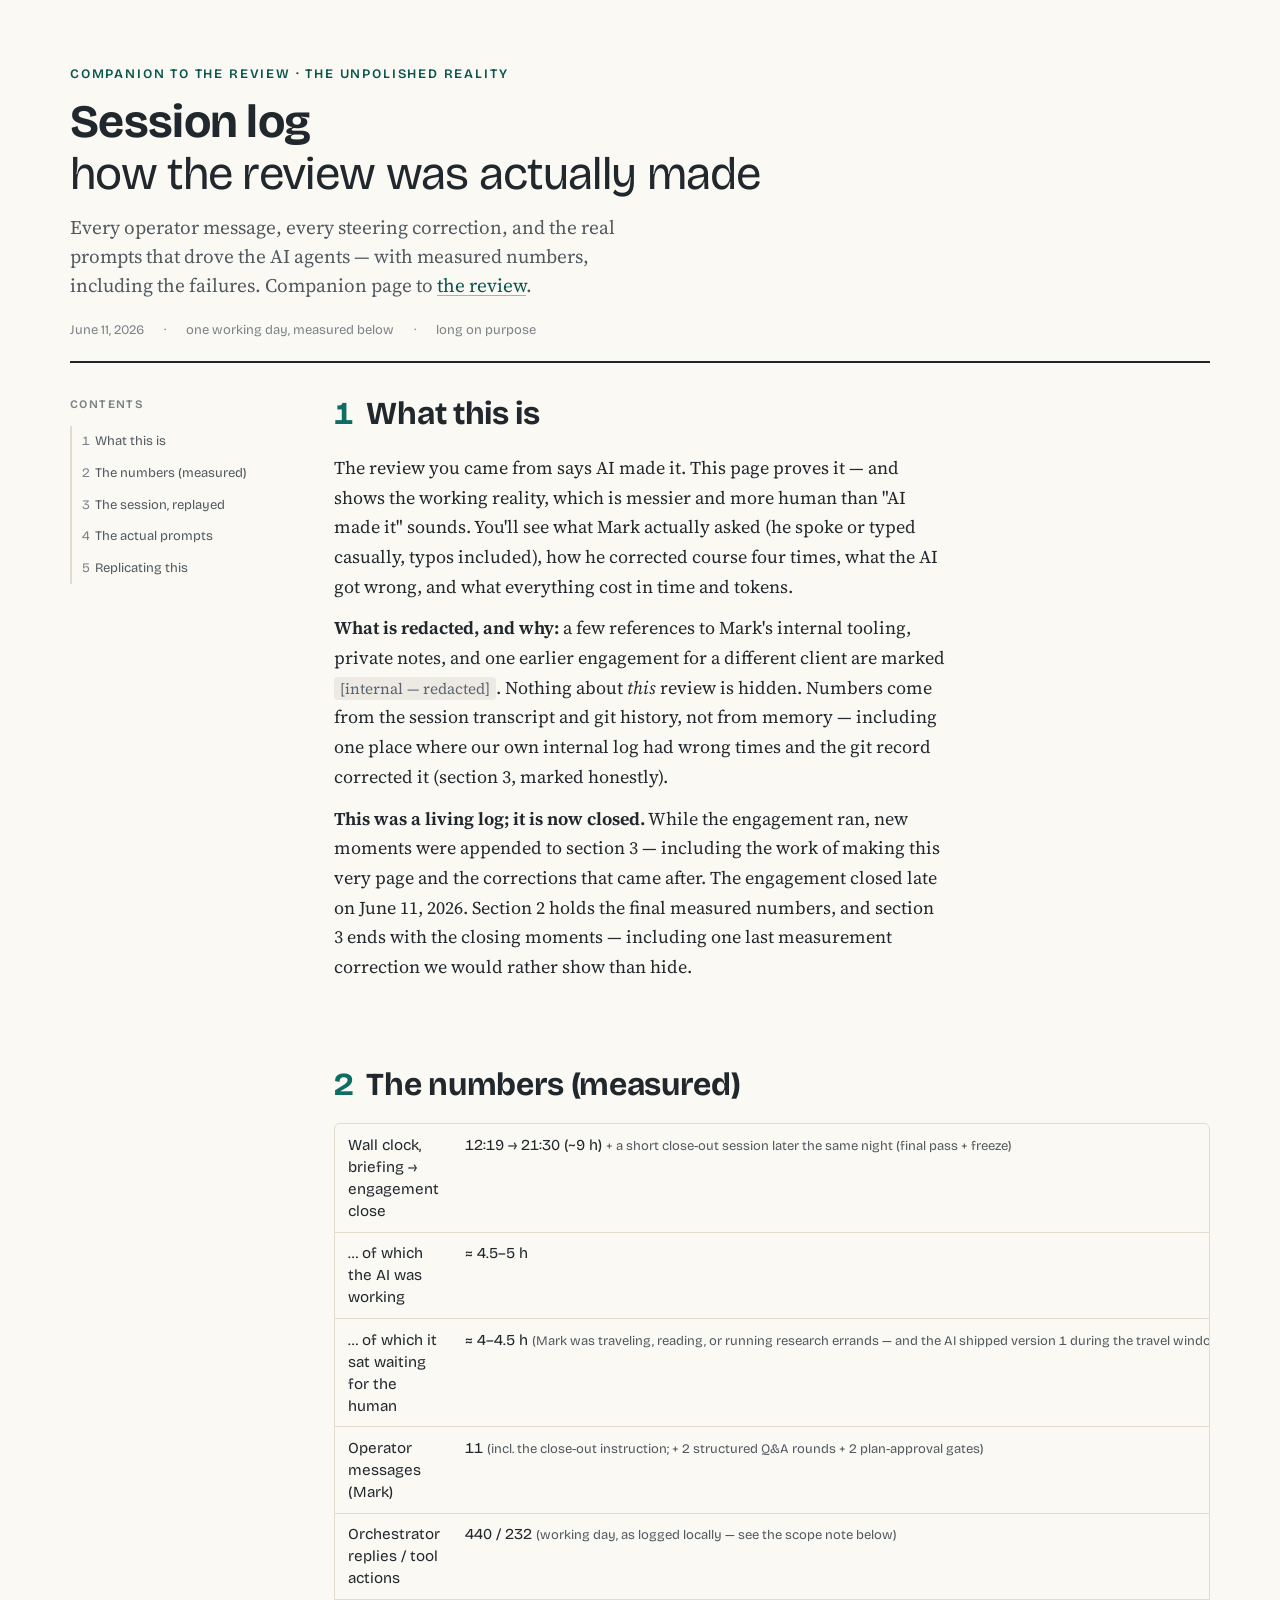
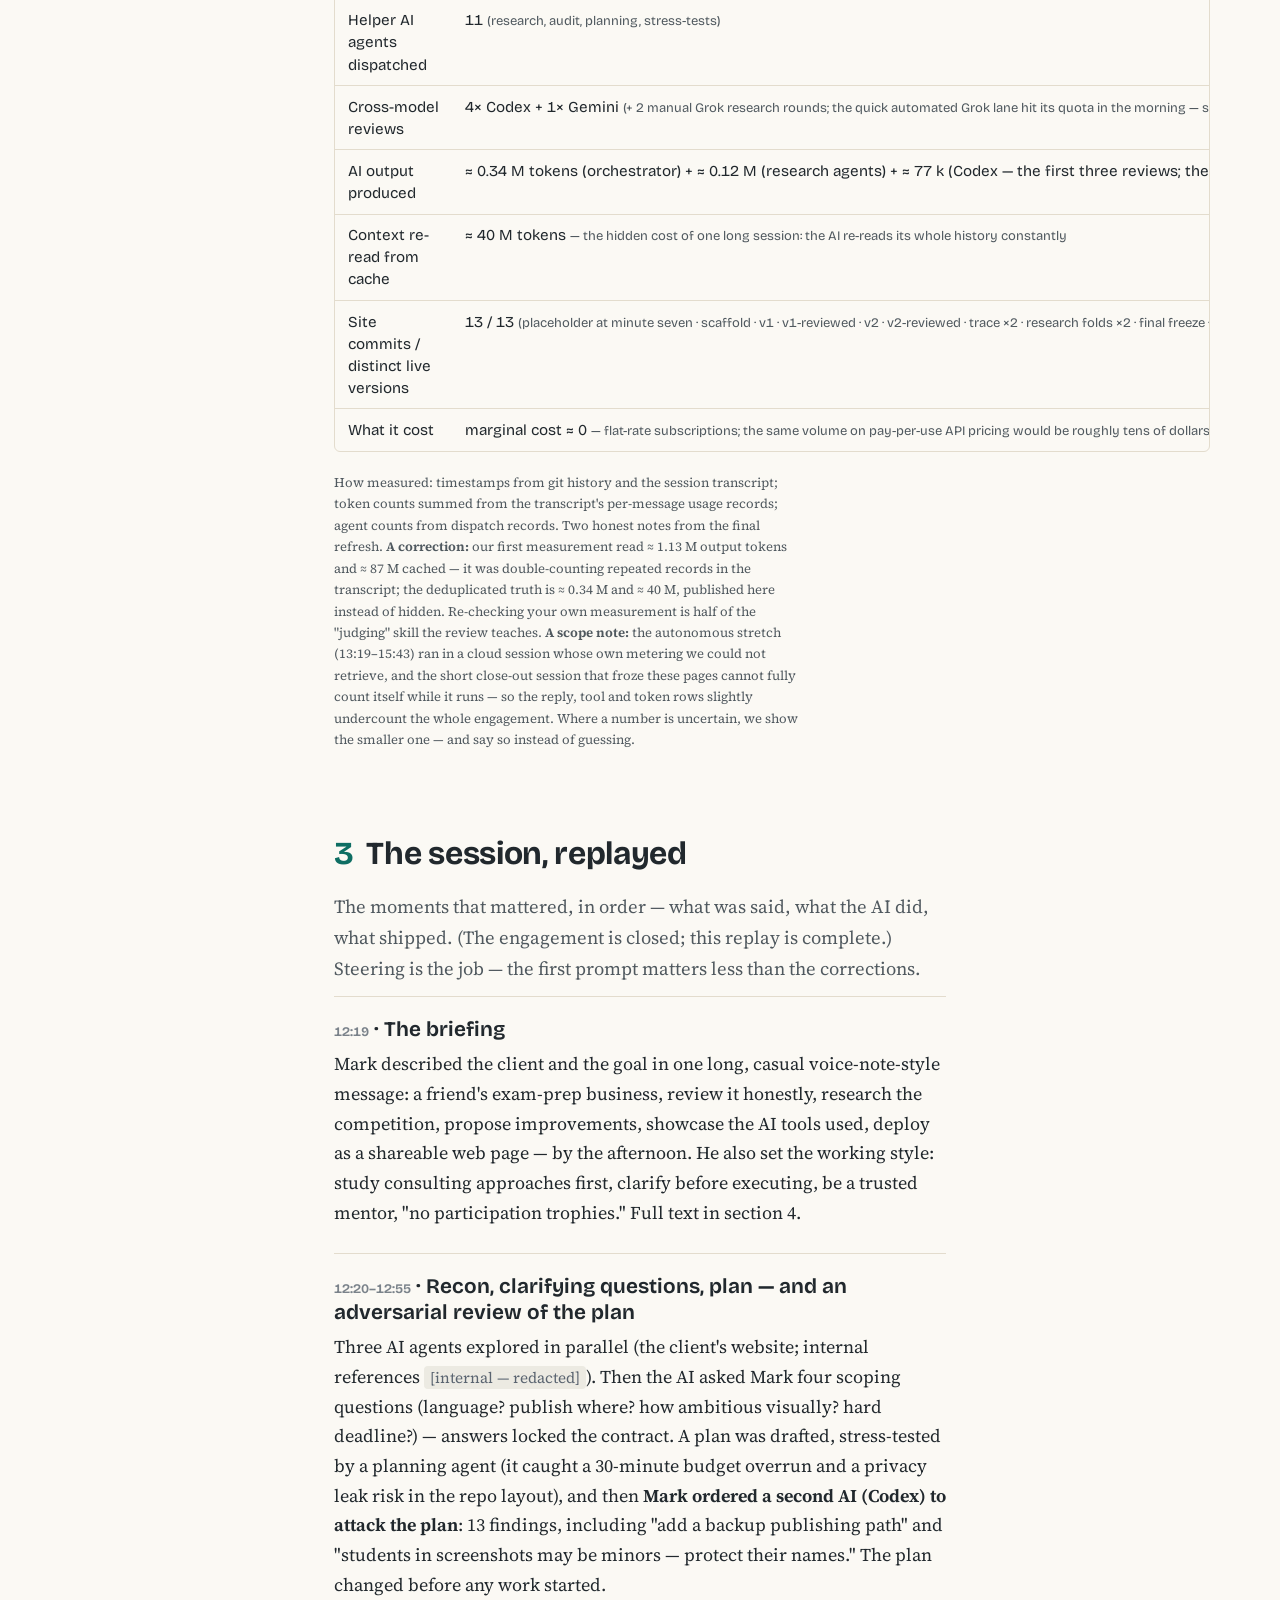
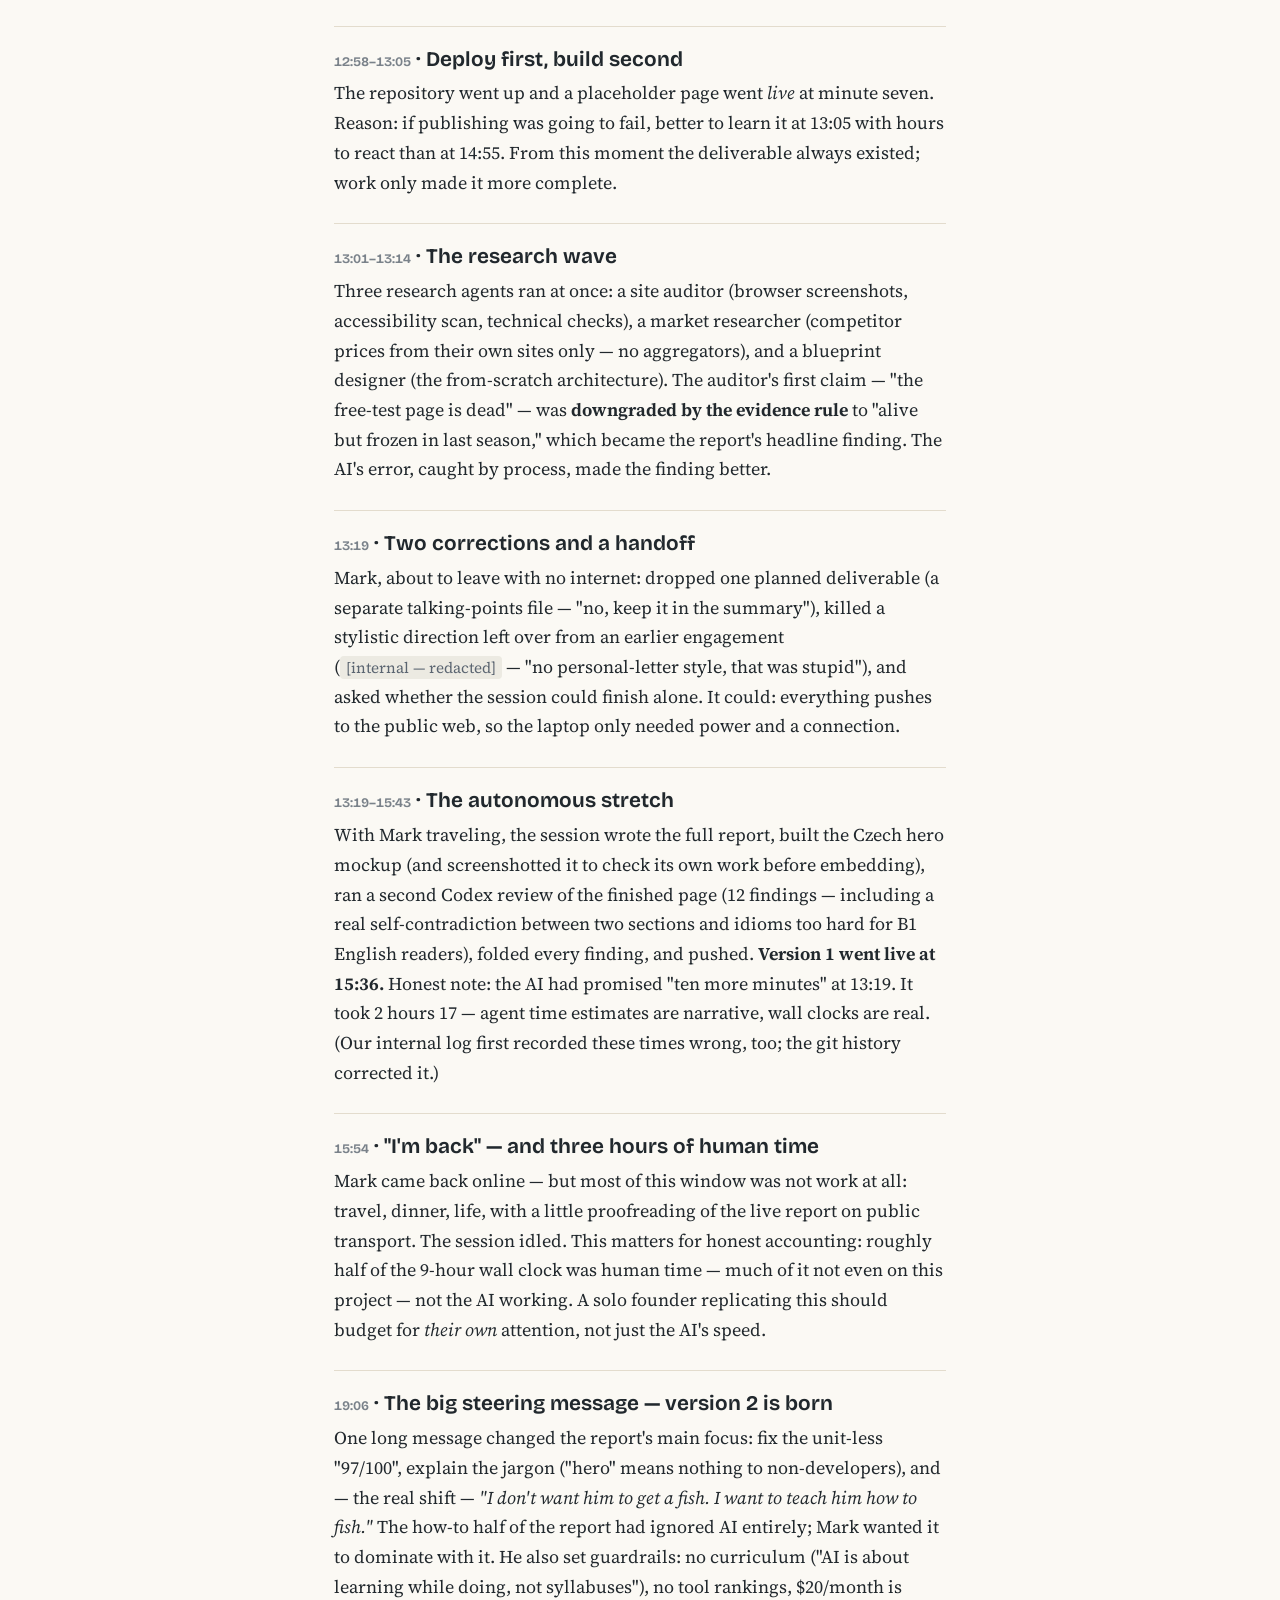
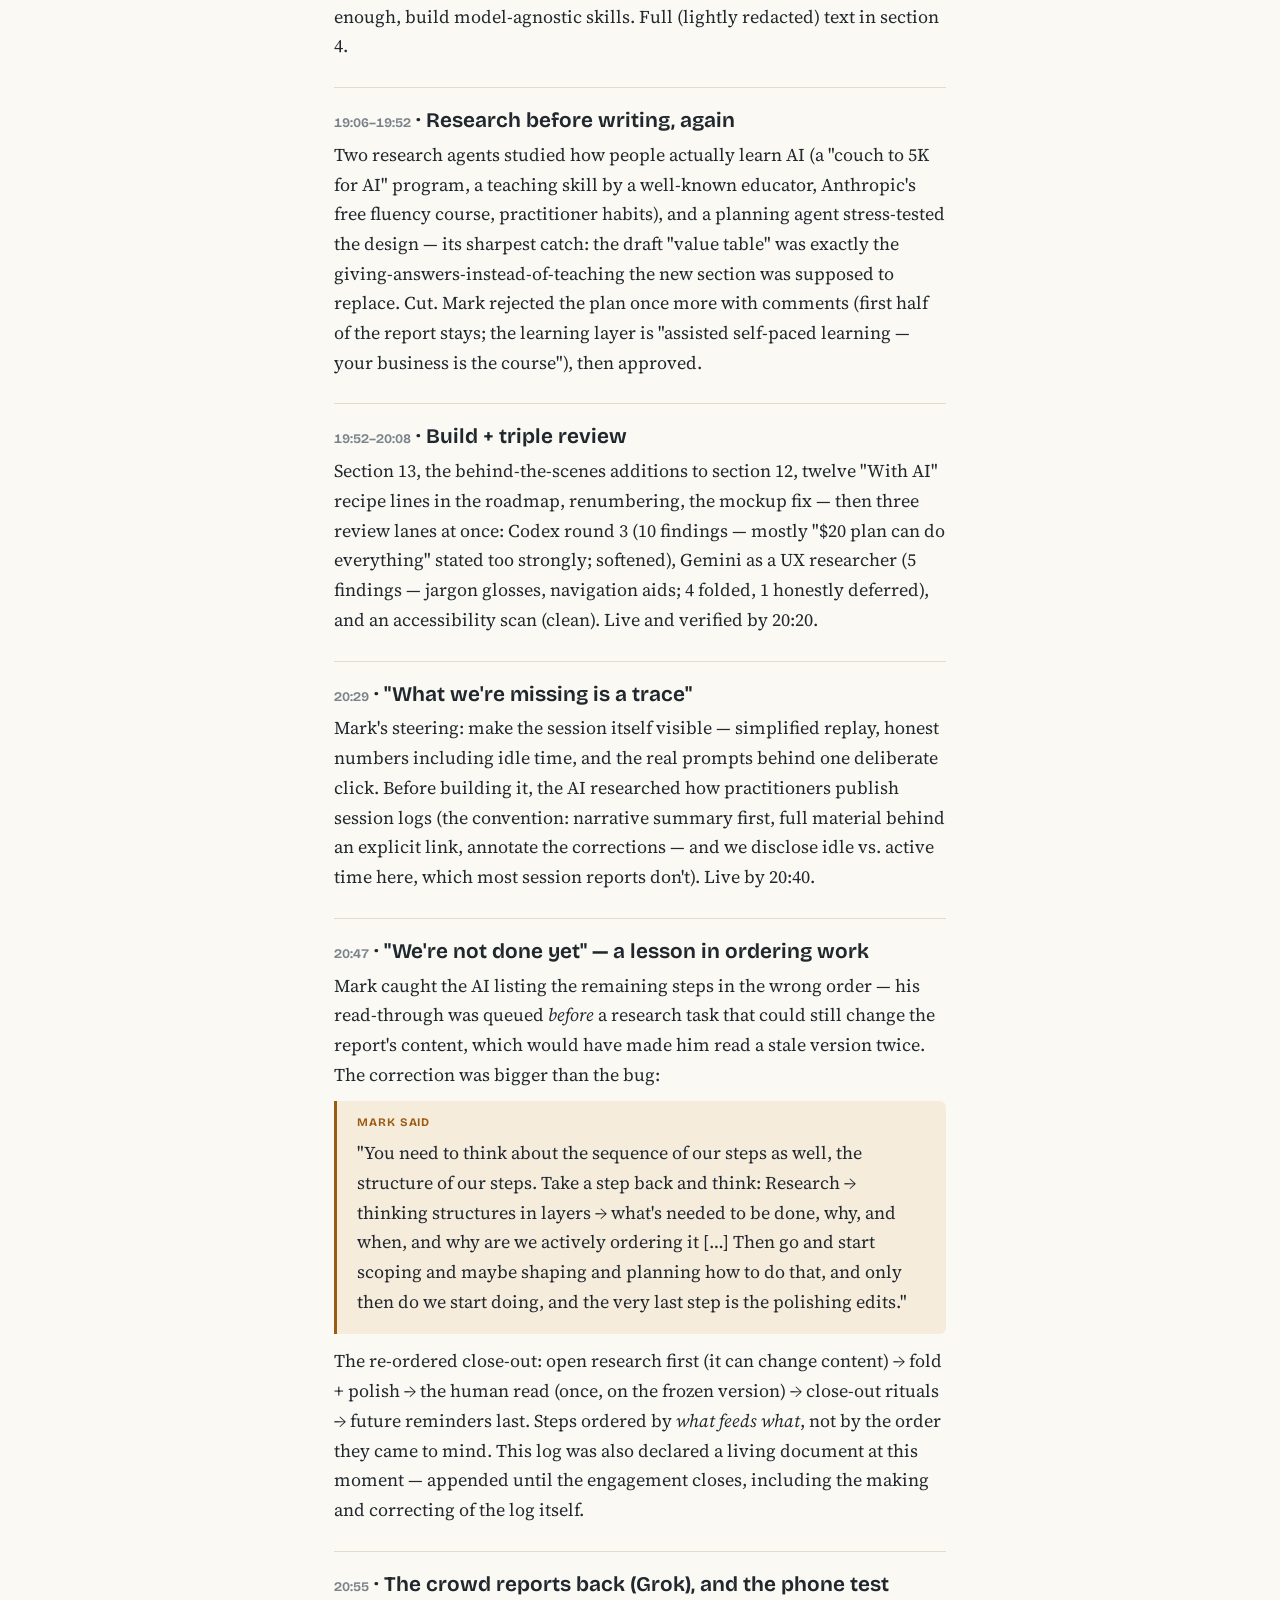
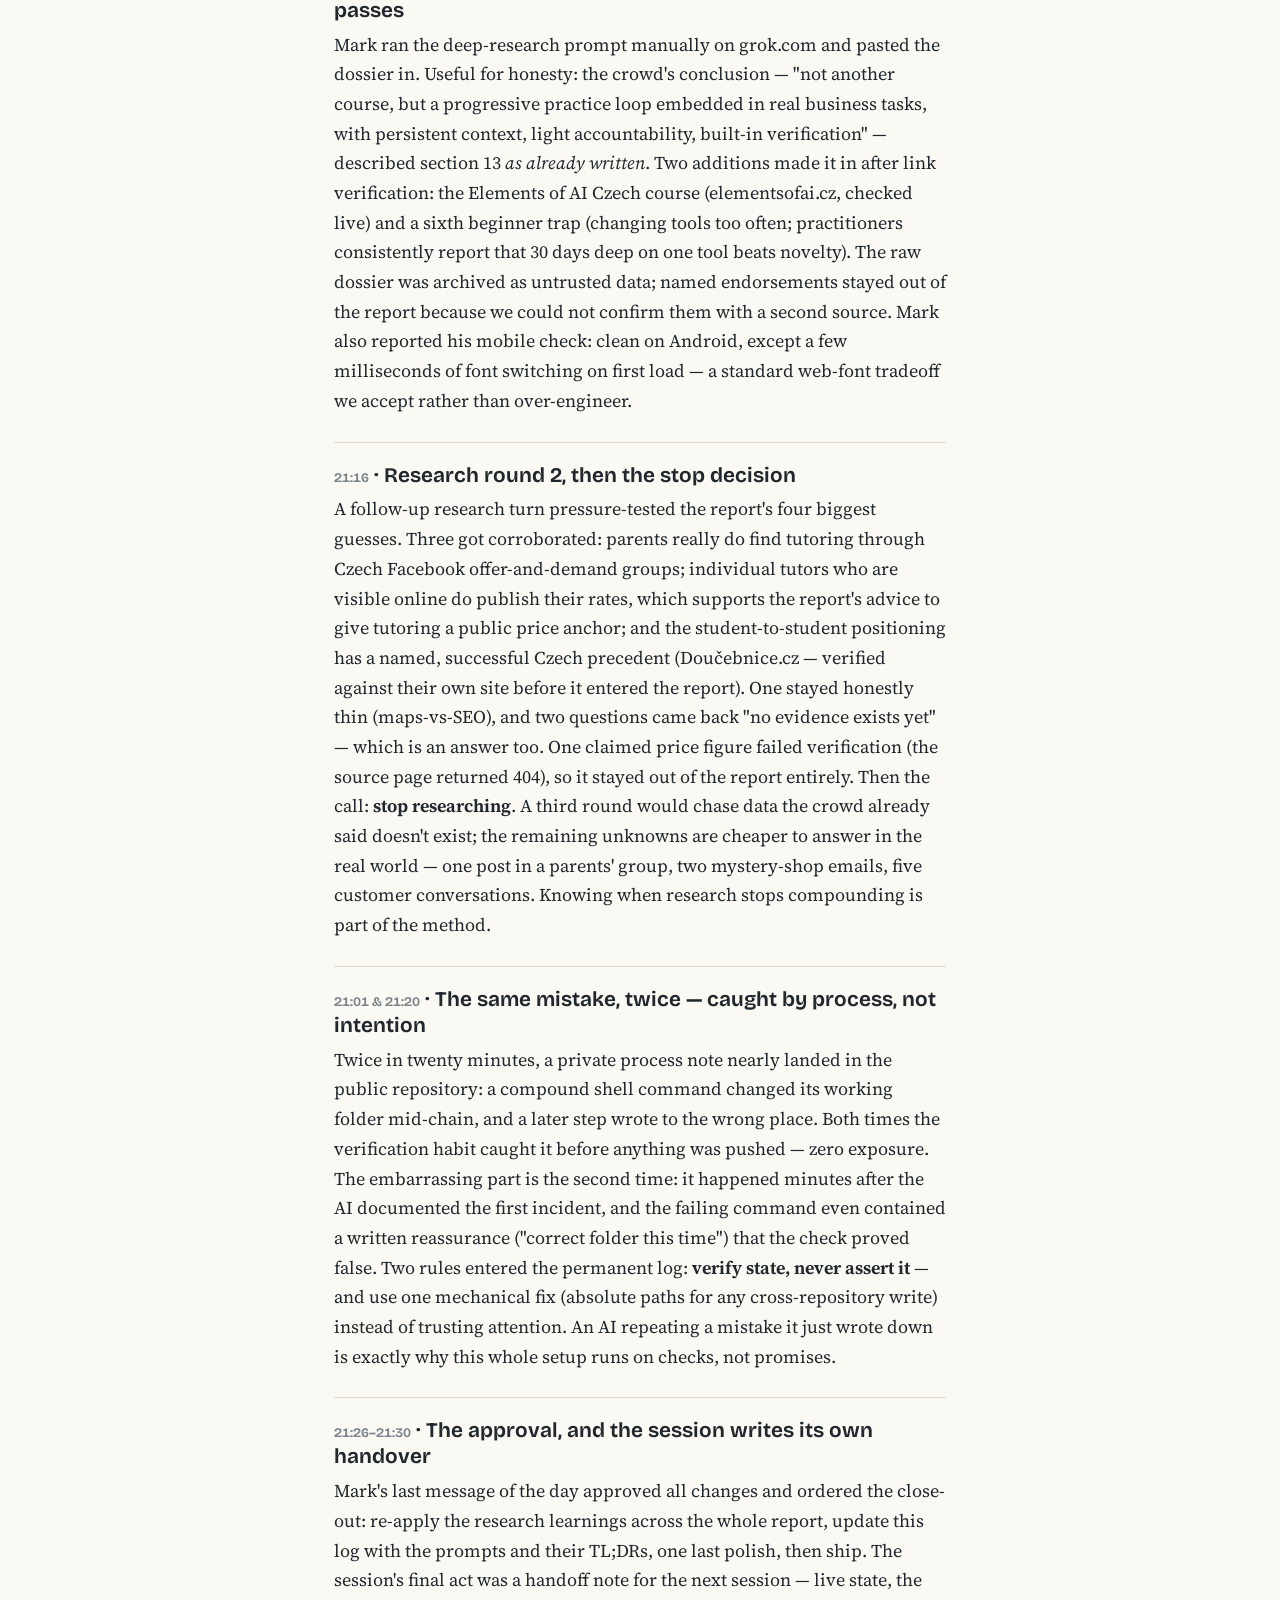
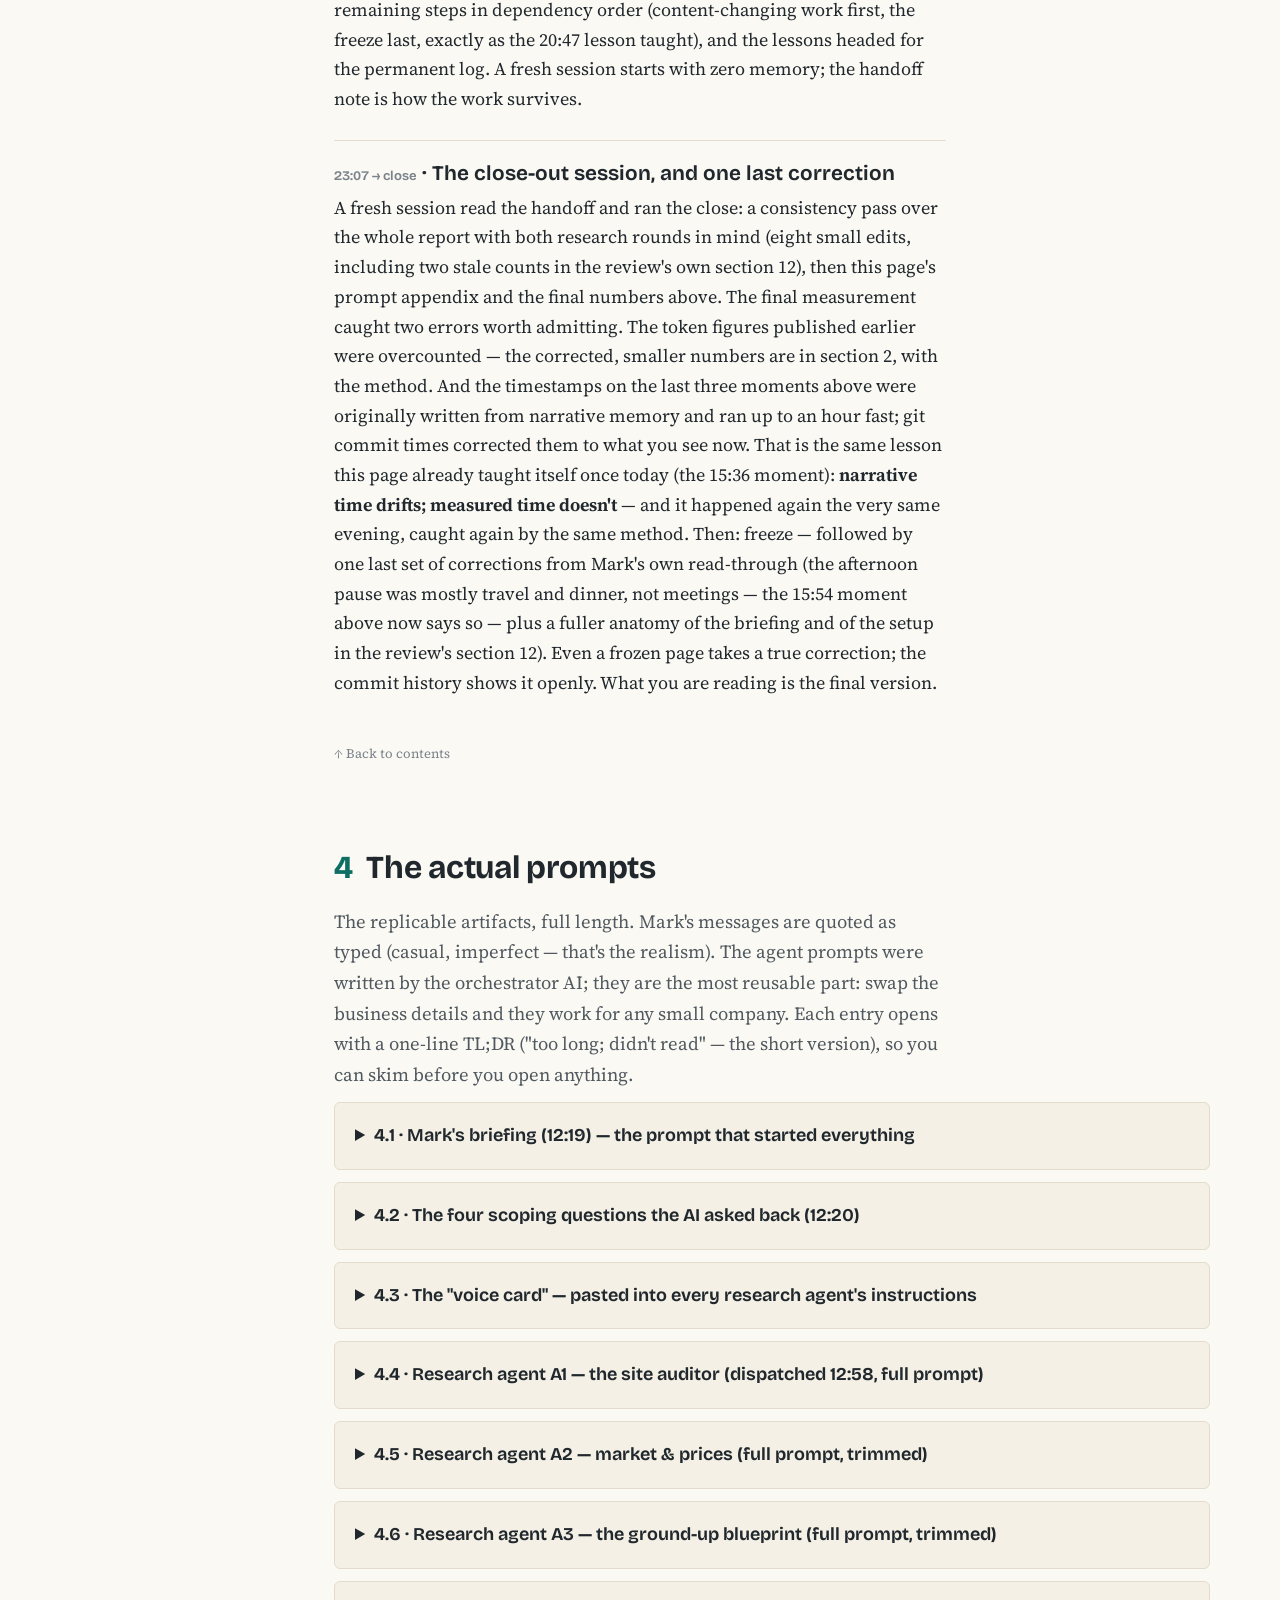
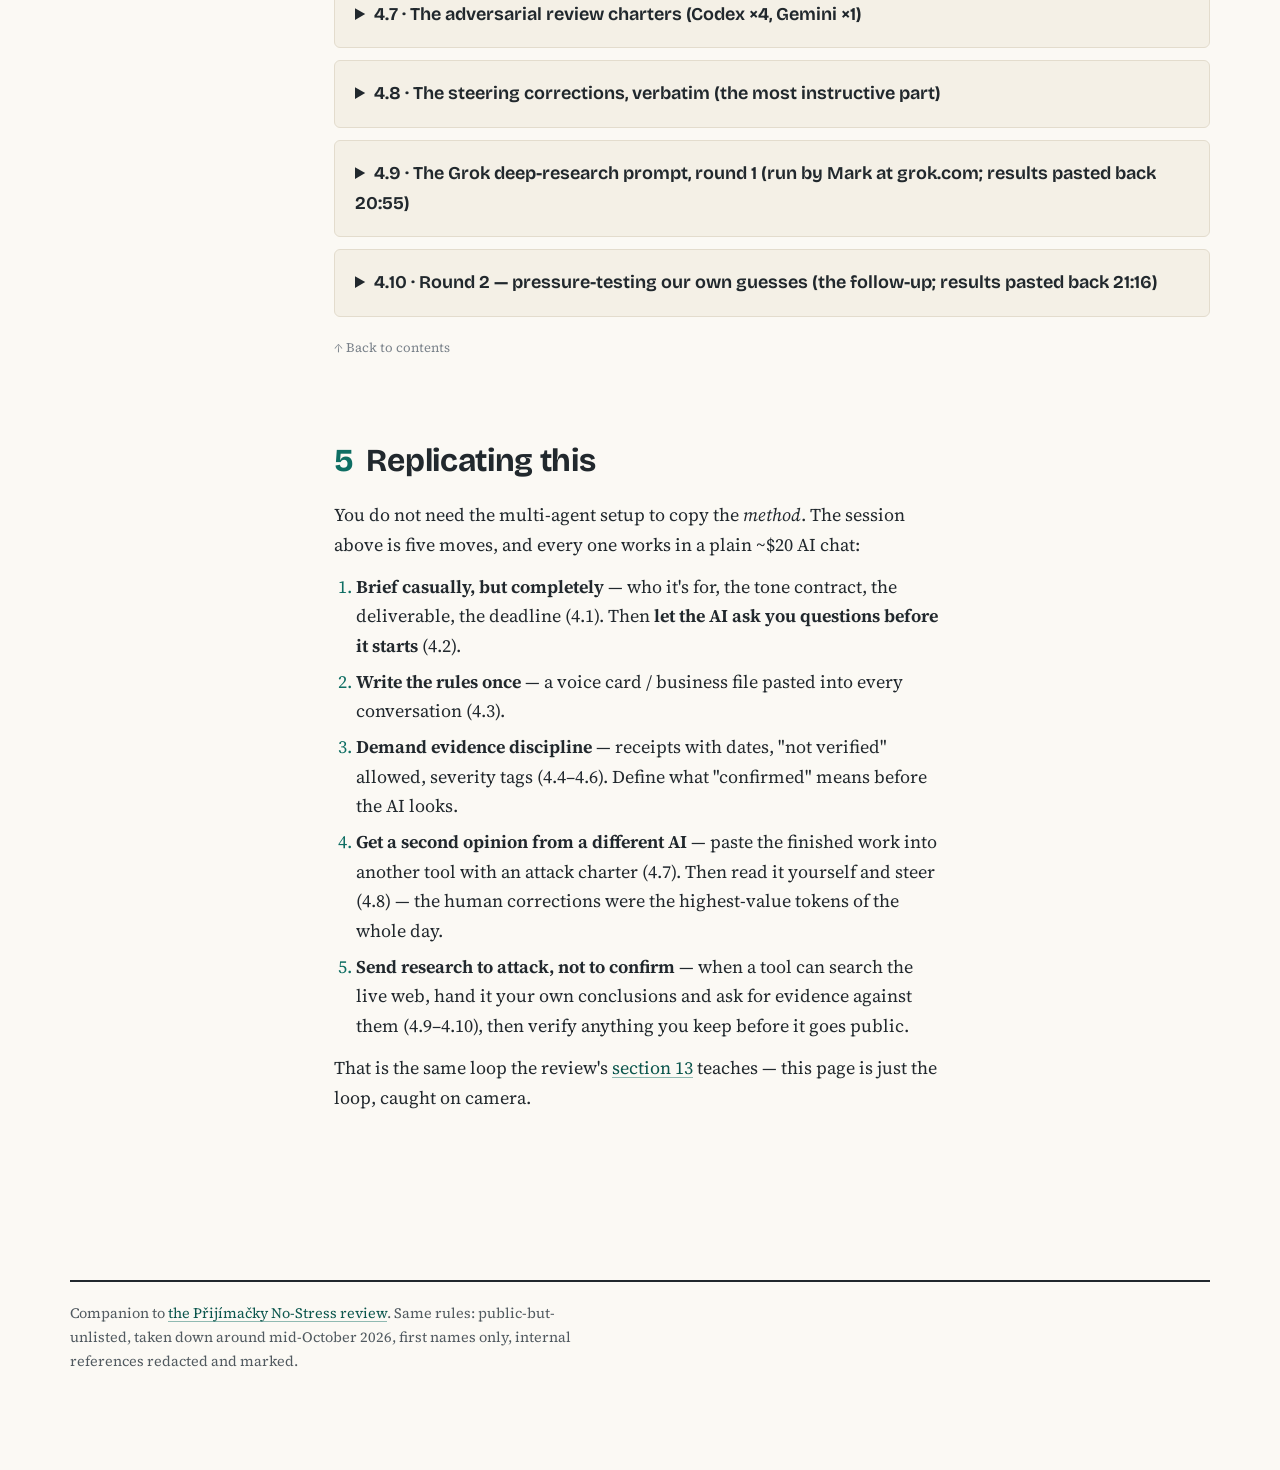
<file: session-log.html>
<!doctype html>
<html lang="en">
<head>
  <meta charset="utf-8">
  <meta name="viewport" content="width=device-width, initial-scale=1">
  <meta name="robots" content="noindex, nofollow">
  <meta name="description" content="The full session log behind the Přijímačky No-Stress review — every prompt, every correction, with honest numbers.">
  <title>Session log — how the review was actually made</title>
  <link rel="preconnect" href="https://fonts.googleapis.com">
  <link rel="preconnect" href="https://fonts.gstatic.com" crossorigin>
  <link href="https://fonts.googleapis.com/css2?family=Bricolage+Grotesque:opsz,wght@12..96,400;12..96,600;12..96,700&family=Source+Serif+4:ital,opsz,wght@0,8..60,400;0,8..60,600;1,8..60,400&display=swap" rel="stylesheet">
  <link rel="stylesheet" href="styles.css">
  <style>
    .prompt-block {
      background: var(--paper-raise); border: 1px solid var(--line); border-radius: var(--radius);
      padding: var(--s-2) var(--s-3); margin: var(--s-2) 0; font-size: 0.95rem; line-height: 1.55;
      white-space: pre-wrap; font-family: ui-monospace, "SF Mono", Menlo, monospace; font-size: 0.82rem;
      overflow-x: auto;
    }
    .said { border-left: 3px solid var(--amber); background: var(--amber-wash); padding: var(--s-2) var(--s-3); border-radius: 0 var(--radius) var(--radius) 0; margin: var(--s-2) 0; max-width: var(--measure); }
    .said .who { font-family: "Bricolage Grotesque", system-ui, sans-serif; font-size: 0.72rem; font-weight: 700; letter-spacing: 0.08em; text-transform: uppercase; color: var(--amber); }
    .redacted { background: var(--sev3-wash); color: var(--sev3); padding: 0.05em 0.4em; border-radius: 4px; font-size: 0.85em; white-space: nowrap; }
    .ts { font-variant-numeric: tabular-nums; color: var(--ink-faint); font-family: "Bricolage Grotesque", system-ui, sans-serif; font-size: 0.82rem; }
  </style>
</head>
<body>
<a class="skip-link" href="#numbers">Skip to the numbers</a>

<div class="page" id="page-top">

  <header class="report-header">
    <p class="eyebrow">Companion to the review · the unpolished reality</p>
    <h1>Session log<br><span style="font-weight:400">how the review was actually made</span></h1>
    <p class="subtitle">Every operator message, every steering correction, and the real prompts that drove the AI agents — with measured numbers, including the failures. Companion page to <a href="index.html">the review</a>.</p>
    <div class="meta">
      <span>June 11, 2026</span>
      <span>·</span>
      <span>one working day, measured below</span>
      <span>·</span>
      <span>long on purpose</span>
    </div>
  </header>

  <div class="toc-wrap">
    <nav class="toc toc-desktop" aria-label="Contents">
      <p class="toc-title">Contents</p>
      <ol>
        <li><a href="#about"><span class="toc-num">1</span>What this is</a></li>
        <li><a href="#numbers"><span class="toc-num">2</span>The numbers (measured)</a></li>
        <li><a href="#replay"><span class="toc-num">3</span>The session, replayed</a></li>
        <li><a href="#prompts"><span class="toc-num">4</span>The actual prompts</a></li>
        <li><a href="#replicate"><span class="toc-num">5</span>Replicating this</a></li>
      </ol>
    </nav>
    <details class="toc-mobile">
      <summary>Contents</summary>
      <nav class="toc" aria-label="Contents (mobile)">
        <ol>
          <li><a href="#about"><span class="toc-num">1</span>What this is</a></li>
          <li><a href="#numbers"><span class="toc-num">2</span>The numbers (measured)</a></li>
          <li><a href="#replay"><span class="toc-num">3</span>The session, replayed</a></li>
          <li><a href="#prompts"><span class="toc-num">4</span>The actual prompts</a></li>
          <li><a href="#replicate"><span class="toc-num">5</span>Replicating this</a></li>
        </ol>
      </nav>
    </details>
  </div>

  <main id="main">

    <section id="about" aria-labelledby="about-h">
      <h2 id="about-h"><span class="secnum">1</span>What this is</h2>
      <p>The review you came from says AI made it. This page proves it — and shows the working reality, which is messier and more human than "AI made it" sounds. You'll see what Mark actually asked (he spoke or typed casually, typos included), how he corrected course four times, what the AI got wrong, and what everything cost in time and tokens.</p>
      <p><strong>What is redacted, and why:</strong> a few references to Mark's internal tooling, private notes, and one earlier engagement for a different client are marked <span class="redacted">[internal — redacted]</span>. Nothing about <em>this</em> review is hidden. Numbers come from the session transcript and git history, not from memory — including one place where our own internal log had wrong times and the git record corrected it (section 3, marked honestly).</p>
      <p><strong>This was a living log; it is now closed.</strong> While the engagement ran, new moments were appended to section 3 — including the work of making this very page and the corrections that came after. The engagement closed late on June 11, 2026. Section 2 holds the final measured numbers, and section 3 ends with the closing moments — including one last measurement correction we would rather show than hide.</p>
    </section>

    <section id="numbers" aria-labelledby="numbers-h">
      <h2 id="numbers-h"><span class="secnum">2</span>The numbers (measured)</h2>
      <div class="table-wrap">
        <table>
          <tbody>
            <tr><td>Wall clock, briefing → engagement close</td><td class="num">12:19 → 21:30 (~9 h) <span class="small">+ a short close-out session later the same night (final pass + freeze)</span></td></tr>
            <tr><td>… of which the AI was working</td><td class="num">≈ 4.5–5 h</td></tr>
            <tr><td>… of which it sat waiting for the human</td><td class="num">≈ 4–4.5 h <span class="small">(Mark was traveling, reading, or running research errands — and the AI shipped version 1 during the travel window)</span></td></tr>
            <tr><td>Operator messages (Mark)</td><td class="num">11 <span class="small">(incl. the close-out instruction; + 2 structured Q&amp;A rounds + 2 plan-approval gates)</span></td></tr>
            <tr><td>Orchestrator replies / tool actions</td><td class="num">440 / 232 <span class="small">(working day, as logged locally — see the scope note below)</span></td></tr>
            <tr><td>Helper AI agents dispatched</td><td class="num">11 <span class="small">(research, audit, planning, stress-tests)</span></td></tr>
            <tr><td>Cross-model reviews</td><td class="num">4× Codex + 1× Gemini <span class="small">(+ 2 manual Grok research rounds; the quick automated Grok lane hit its quota in the morning — skipped honestly)</span></td></tr>
            <tr><td>AI output produced</td><td class="num">≈ 0.34 M tokens (orchestrator) + ≈ 0.12 M (research agents) + ≈ 77 k (Codex — the first three reviews; the fourth was not measured separately)</td></tr>
            <tr><td>Context re-read from cache</td><td class="num">≈ 40 M tokens <span class="small">— the hidden cost of one long session: the AI re-reads its whole history constantly</span></td></tr>
            <tr><td>Site commits / distinct live versions</td><td class="num">13 / 13 <span class="small">(placeholder at minute seven · scaffold · v1 · v1-reviewed · v2 · v2-reviewed · trace ×2 · research folds ×2 · final freeze · Mark's read-through corrections · takedown window extended)</span></td></tr>
            <tr><td>What it cost</td><td class="num">marginal cost ≈ 0 <span class="small">— flat-rate subscriptions; the same volume on pay-per-use API pricing would be roughly tens of dollars <span class="chip chip-inferred">Inferred</span></span></td></tr>
          </tbody>
        </table>
      </div>
      <p class="small">How measured: timestamps from git history and the session transcript; token counts summed from the transcript's per-message usage records; agent counts from dispatch records. Two honest notes from the final refresh. <strong>A correction:</strong> our first measurement read ≈ 1.13 M output tokens and ≈ 87 M cached — it was double-counting repeated records in the transcript; the deduplicated truth is ≈ 0.34 M and ≈ 40 M, published here instead of hidden. Re-checking your own measurement is half of the "judging" skill the review teaches. <strong>A scope note:</strong> the autonomous stretch (13:19–15:43) ran in a cloud session whose own metering we could not retrieve, and the short close-out session that froze these pages cannot fully count itself while it runs — so the reply, tool and token rows slightly undercount the whole engagement. Where a number is uncertain, we show the smaller one — and say so instead of guessing.</p>
    </section>

    <section id="replay" aria-labelledby="replay-h">
      <h2 id="replay-h"><span class="secnum">3</span>The session, replayed</h2>
      <p class="section-intro">The moments that mattered, in order — what was said, what the AI did, what shipped. (The engagement is closed; this replay is complete.) Steering is the job — the first prompt matters less than the corrections.</p>

      <div class="finding">
        <div class="finding-head"><h3><span class="ts">12:19</span> · The briefing</h3></div>
        <p>Mark described the client and the goal in one long, casual voice-note-style message: a friend's exam-prep business, review it honestly, research the competition, propose improvements, showcase the AI tools used, deploy as a shareable web page — by the afternoon. He also set the working style: study consulting approaches first, clarify before executing, be a trusted mentor, "no participation trophies." Full text in section 4.</p>
      </div>

      <div class="finding">
        <div class="finding-head"><h3><span class="ts">12:20–12:55</span> · Recon, clarifying questions, plan — and an adversarial review of the plan</h3></div>
        <p>Three AI agents explored in parallel (the client's website; internal references <span class="redacted">[internal — redacted]</span>). Then the AI asked Mark four scoping questions (language? publish where? how ambitious visually? hard deadline?) — answers locked the contract. A plan was drafted, stress-tested by a planning agent (it caught a 30-minute budget overrun and a privacy leak risk in the repo layout), and then <strong>Mark ordered a second AI (Codex) to attack the plan</strong>: 13 findings, including "add a backup publishing path" and "students in screenshots may be minors — protect their names." The plan changed before any work started.</p>
      </div>

      <div class="finding">
        <div class="finding-head"><h3><span class="ts">12:58–13:05</span> · Deploy first, build second</h3></div>
        <p>The repository went up and a placeholder page went <em>live</em> at minute seven. Reason: if publishing was going to fail, better to learn it at 13:05 with hours to react than at 14:55. From this moment the deliverable always existed; work only made it more complete.</p>
      </div>

      <div class="finding">
        <div class="finding-head"><h3><span class="ts">13:01–13:14</span> · The research wave</h3></div>
        <p>Three research agents ran at once: a site auditor (browser screenshots, accessibility scan, technical checks), a market researcher (competitor prices from their own sites only — no aggregators), and a blueprint designer (the from-scratch architecture). The auditor's first claim — "the free-test page is dead" — was <strong>downgraded by the evidence rule</strong> to "alive but frozen in last season," which became the report's headline finding. The AI's error, caught by process, made the finding better.</p>
      </div>

      <div class="finding">
        <div class="finding-head"><h3><span class="ts">13:19</span> · Two corrections and a handoff</h3></div>
        <p>Mark, about to leave with no internet: dropped one planned deliverable (a separate talking-points file — "no, keep it in the summary"), killed a stylistic direction left over from an earlier engagement (<span class="redacted">[internal — redacted]</span> — "no personal-letter style, that was stupid"), and asked whether the session could finish alone. It could: everything pushes to the public web, so the laptop only needed power and a connection.</p>
      </div>

      <div class="finding">
        <div class="finding-head"><h3><span class="ts">13:19–15:43</span> · The autonomous stretch</h3></div>
        <p>With Mark traveling, the session wrote the full report, built the Czech hero mockup (and screenshotted it to check its own work before embedding), ran a second Codex review of the finished page (12 findings — including a real self-contradiction between two sections and idioms too hard for B1 English readers), folded every finding, and pushed. <strong>Version 1 went live at 15:36.</strong> Honest note: the AI had promised "ten more minutes" at 13:19. It took 2 hours 17 — agent time estimates are narrative, wall clocks are real. (Our internal log first recorded these times wrong, too; the git history corrected it.)</p>
      </div>

      <div class="finding">
        <div class="finding-head"><h3><span class="ts">15:54</span> · "I'm back" — and three hours of human time</h3></div>
        <p>Mark came back online — but most of this window was not work at all: travel, dinner, life, with a little proofreading of the live report on public transport. The session idled. This matters for honest accounting: roughly half of the 9-hour wall clock was human time — much of it not even on this project — not the AI working. A solo founder replicating this should budget for <em>their own</em> attention, not just the AI's speed.</p>
      </div>

      <div class="finding">
        <div class="finding-head"><h3><span class="ts">19:06</span> · The big steering message — version 2 is born</h3></div>
        <p>One long message changed the report's main focus: fix the unit-less "97/100", explain the jargon ("hero" means nothing to non-developers), and — the real shift — <em>"I don't want him to get a fish. I want to teach him how to fish."</em> The how-to half of the report had ignored AI entirely; Mark wanted it to dominate with it. He also set guardrails: no curriculum ("AI is about learning while doing, not syllabuses"), no tool rankings, $20/month is enough, build model-agnostic skills. Full (lightly redacted) text in section 4.</p>
      </div>

      <div class="finding">
        <div class="finding-head"><h3><span class="ts">19:06–19:52</span> · Research before writing, again</h3></div>
        <p>Two research agents studied how people actually learn AI (a "couch to 5K for AI" program, a teaching skill by a well-known educator, Anthropic's free fluency course, practitioner habits), and a planning agent stress-tested the design — its sharpest catch: the draft "value table" was exactly the giving-answers-instead-of-teaching the new section was supposed to replace. Cut. Mark rejected the plan once more with comments (first half of the report stays; the learning layer is "assisted self-paced learning — your business is the course"), then approved.</p>
      </div>

      <div class="finding">
        <div class="finding-head"><h3><span class="ts">19:52–20:08</span> · Build + triple review</h3></div>
        <p>Section 13, the behind-the-scenes additions to section 12, twelve "With AI" recipe lines in the roadmap, renumbering, the mockup fix — then three review lanes at once: Codex round 3 (10 findings — mostly "$20 plan can do everything" stated too strongly; softened), Gemini as a UX researcher (5 findings — jargon glosses, navigation aids; 4 folded, 1 honestly deferred), and an accessibility scan (clean). Live and verified by 20:20.</p>
      </div>

      <div class="finding">
        <div class="finding-head"><h3><span class="ts">20:29</span> · "What we're missing is a trace"</h3></div>
        <p>Mark's steering: make the session itself visible — simplified replay, honest numbers including idle time, and the real prompts behind one deliberate click. Before building it, the AI researched how practitioners publish session logs (the convention: narrative summary first, full material behind an explicit link, annotate the corrections — and we disclose idle vs. active time here, which most session reports don't). Live by 20:40.</p>
      </div>

      <div class="finding">
        <div class="finding-head"><h3><span class="ts">20:47</span> · "We're not done yet" — a lesson in ordering work</h3></div>
        <p>Mark caught the AI listing the remaining steps in the wrong order — his read-through was queued <em>before</em> a research task that could still change the report's content, which would have made him read a stale version twice. The correction was bigger than the bug:</p>
        <div class="said"><p class="who">Mark said</p><p>"You need to think about the sequence of our steps as well, the structure of our steps. Take a step back and think: Research → thinking structures in layers → what's needed to be done, why, and when, and why are we actively ordering it […] Then go and start scoping and maybe shaping and planning how to do that, and only then do we start doing, and the very last step is the polishing edits."</p></div>
        <p>The re-ordered close-out: open research first (it can change content) → fold + polish → the human read (once, on the frozen version) → close-out rituals → future reminders last. Steps ordered by <em>what feeds what</em>, not by the order they came to mind. This log was also declared a living document at this moment — appended until the engagement closes, including the making and correcting of the log itself.</p>
      </div>

      <div class="finding">
        <div class="finding-head"><h3><span class="ts">20:55</span> · The crowd reports back (Grok), and the phone test passes</h3></div>
        <p>Mark ran the deep-research prompt manually on grok.com and pasted the dossier in. Useful for honesty: the crowd's conclusion — "not another course, but a progressive practice loop embedded in real business tasks, with persistent context, light accountability, built-in verification" — described section 13 <em>as already written</em>. Two additions made it in after link verification: the Elements of AI Czech course (elementsofai.cz, checked live) and a sixth beginner trap (changing tools too often; practitioners consistently report that 30 days deep on one tool beats novelty). The raw dossier was archived as untrusted data; named endorsements stayed out of the report because we could not confirm them with a second source. Mark also reported his mobile check: clean on Android, except a few milliseconds of font switching on first load — a standard web-font tradeoff we accept rather than over-engineer.</p>
      </div>
      <div class="finding">
        <div class="finding-head"><h3><span class="ts">21:16</span> · Research round 2, then the stop decision</h3></div>
        <p>A follow-up research turn pressure-tested the report's four biggest guesses. Three got corroborated: parents really do find tutoring through Czech Facebook offer-and-demand groups; individual tutors who are visible online do publish their rates, which supports the report's advice to give tutoring a public price anchor; and the student-to-student positioning has a named, successful Czech precedent (Doučebnice.cz — verified against their own site before it entered the report). One stayed honestly thin (maps-vs-SEO), and two questions came back "no evidence exists yet" — which is an answer too. One claimed price figure failed verification (the source page returned 404), so it stayed out of the report entirely. Then the call: <strong>stop researching</strong>. A third round would chase data the crowd already said doesn't exist; the remaining unknowns are cheaper to answer in the real world — one post in a parents' group, two mystery-shop emails, five customer conversations. Knowing when research stops compounding is part of the method.</p>
      </div>
      <div class="finding">
        <div class="finding-head"><h3><span class="ts">21:01 &amp; 21:20</span> · The same mistake, twice — caught by process, not intention</h3></div>
        <p>Twice in twenty minutes, a private process note nearly landed in the public repository: a compound shell command changed its working folder mid-chain, and a later step wrote to the wrong place. Both times the verification habit caught it before anything was pushed — zero exposure. The embarrassing part is the second time: it happened minutes after the AI documented the first incident, and the failing command even contained a written reassurance ("correct folder this time") that the check proved false. Two rules entered the permanent log: <strong>verify state, never assert it</strong> — and use one mechanical fix (absolute paths for any cross-repository write) instead of trusting attention. An AI repeating a mistake it just wrote down is exactly why this whole setup runs on checks, not promises.</p>
      </div>
      <div class="finding">
        <div class="finding-head"><h3><span class="ts">21:26–21:30</span> · The approval, and the session writes its own handover</h3></div>
        <p>Mark's last message of the day approved all changes and ordered the close-out: re-apply the research learnings across the whole report, update this log with the prompts and their TL;DRs, one last polish, then ship. The session's final act was a handoff note for the next session — live state, the remaining steps in dependency order (content-changing work first, the freeze last, exactly as the 20:47 lesson taught), and the lessons headed for the permanent log. A fresh session starts with zero memory; the handoff note is how the work survives.</p>
      </div>
      <div class="finding">
        <div class="finding-head"><h3><span class="ts">23:07 → close</span> · The close-out session, and one last correction</h3></div>
        <p>A fresh session read the handoff and ran the close: a consistency pass over the whole report with both research rounds in mind (eight small edits, including two stale counts in the review's own section 12), then this page's prompt appendix and the final numbers above. The final measurement caught two errors worth admitting. The token figures published earlier were overcounted — the corrected, smaller numbers are in section 2, with the method. And the timestamps on the last three moments above were originally written from narrative memory and ran up to an hour fast; git commit times corrected them to what you see now. That is the same lesson this page already taught itself once today (the 15:36 moment): <strong>narrative time drifts; measured time doesn't</strong> — and it happened again the very same evening, caught again by the same method. Then: freeze — followed by one last set of corrections from Mark's own read-through (the afternoon pause was mostly travel and dinner, not meetings — the 15:54 moment above now says so — plus a fuller anatomy of the briefing and of the setup in the review's section 12). Even a frozen page takes a true correction; the commit history shows it openly. What you are reading is the final version.</p>
      </div>
      <p class="toc-return"><a href="#page-top">↑ Back to contents</a></p>
    </section>

    <section id="prompts" aria-labelledby="prompts-h">
      <h2 id="prompts-h"><span class="secnum">4</span>The actual prompts</h2>
      <p class="section-intro">The replicable artifacts, full length. Mark's messages are quoted as typed (casual, imperfect — that's the realism). The agent prompts were written by the orchestrator AI; they are the most reusable part: swap the business details and they work for any small company. Each entry opens with a one-line TL;DR ("too long; didn't read" — the short version), so you can skim before you open anything.</p>

      <details class="appendix">
        <summary>4.1 · Mark's briefing (12:19) — the prompt that started everything</summary>
        <p class="small"><strong>TL;DR:</strong> review a friend's exam-prep business honestly, study the competition, propose improvements, document the method, publish as a shareable page by mid-afternoon — in a trusted-mentor tone, no participation trophies.</p>
        <div class="said"><p class="who">Mark said (abridged only where marked)</p>
        <p>"I have a new project-client: a young entrepreneur running a little website in a small town in the Czech Republic. He started this little business of preparing students in his local town for the test exams for the high schools. […] He shared with me a website, and I want to review it, try to understand the business, try to understand the competition, and think about suggestions for improvement. I definitely have suggestions for improvement on the UX and UI side […] give it some consolidated design style guide, and basically elevate the whole interface experience without being super flashy or anything that's not necessary. We also need to be appropriate and truly honestly representing him himself and his business […] What I want from you is to start in some logical, structured fashion. Help me think through how we set up a plan. I think at first we should research some consulting concepts, small business consulting or literally startup consulting concepts […] I'm going to be meeting him in a few hours in the afternoon, and I want to have a little brief. […] We want to be encouraging. Remember, it's a very young entrepreneur starting his business, still a student at high school. We don't want to be just giving participation trophies either. We want to be like a trusted mentor for him […] Alongside, we're also going to document what kind of steps we have taken, what kind of tools we have used, and why. […] Maybe the very best start would be to start with a Q&amp;A session […] to just clarify what we're trying to do and why, and what's in scope and out of scope. […] The output should be a little report that we will upload in HTML form […] deploy it on a Github pages so that we can very easily share it." <span class="redacted">[references to internal tools and an earlier engagement removed]</span></p></div>
        <p class="small">Notice what makes this brief work despite the casual style: who the client is, the honest-mentor tone contract, the deliverable format, the deadline, and permission to structure the approach. Content beats polish.</p>
      </details>

      <details class="appendix">
        <summary>4.2 · The four scoping questions the AI asked back (12:20)</summary>
        <p class="small"><strong>TL;DR:</strong> before building anything, the AI asked four questions; the four binding answers — language, where to publish, ambition, deadline — became the contract for the day.</p>
        <ul>
          <li><strong>Language?</strong> → English, simple (B1–B2), Czech terms in brackets — "Ondra and Šimon speak English and need to practice it."</li>
          <li><strong>Publish when/where?</strong> → Public link before the meeting, neutral repo name, search engines told not to index, ~30-day takedown <em>(window later extended to ~4 months, October 2026)</em>.</li>
          <li><strong>Visual ambition?</strong> → Everything: audit + style guide + hero mockup + a ground-up "design it from scratch" blueprint.</li>
          <li><strong>Hard deadline?</strong> → Link in hand by ~15:00.</li>
        </ul>
        <p class="small">Four questions, four binding answers. This ten-minute exchange prevented hours of building the wrong thing — it was the highest-leverage step of the day.</p>
      </details>

      <details class="appendix">
        <summary>4.3 · The "voice card" — pasted into every research agent's instructions</summary>
        <p class="small"><strong>TL;DR:</strong> five binding lines pasted into every helper agent — simple English, Czech terms in brackets, every claim tagged and receipted, first names only.</p>
        <div class="prompt-block">VOICE CARD (binding): simple English (B1-B2), short sentences. Czech terms in
brackets with correct diacritics on first use. Tag every claim [Observed]
(verified today, with URL + time) or [Inferred] (reasoned, say from what).
Every number/fact needs a receipt: URL + short quote + as-of timestamp.
First names only (Ondra, Šimon) — never surnames.</div>
        <p class="small">This is a context harness in five lines — the same idea as the "business file" the review recommends in its section 13. Write the rules once, paste them everywhere, and every helper produces compatible work.</p>
      </details>

      <details class="appendix">
        <summary>4.4 · Research agent A1 — the site auditor (dispatched 12:58, full prompt)</summary>
        <p class="small"><strong>TL;DR:</strong> audit the site under strict evidence rules — define what "confirmed broken" requires <em>before</em> looking, screenshots with privacy hygiene, grouped findings with severity; partial answers allowed, invention not.</p>
        <div class="prompt-block">You are A1, the site-audit probe for a same-day consulting review of
https://prijimackynostress.cz/ — a Czech website where two 19-year-old students
(Ondra, Šimon) sell mock entrance-exam sessions (přijímačky nanečisto) and
tutoring (doučování) for 9th-graders in Dobříš, CZ. Your findings feed a
published report, so evidence discipline is absolute.

HARD DEADLINE: return within 35 minutes. If incomplete, return partials
explicitly tagged NOT VERIFIED rather than miss the window. Your final message
is structured data for a synthesizer, not prose for a human.

[VOICE CARD — see 4.3]

## Task 1 — FIRST ACTION: /testzdarma verification (evidence-level rule)
Earlier recon got a 404 on …/testzdarma/ — possibly a broken primary lead-gen
funnel, possibly a fetch artifact. Verdict "CONFIRMED BROKEN" requires ALL of:
(a) the actual nav link href from the homepage HTML traced to its real target,
(b) direct URL fetch of that target, (c) www and non-www variants, (d) with and
without trailing slash, (e) checked at desktop AND mobile viewport, each with
HTTP status codes recorded + timestamps. Anything less → verdict "FRAGILE
FUNNEL" (works but no monitoring / unclear path — describe exactly what you
saw). Record the precise evidence chain — this is the report's potential
headline finding.

## Task 2 — Screenshots (≤8 files total)
[tooling chain: real browser first, escalate after ONE failed attempt, never
retry-loop] Hygiene (binding): fresh browser context (no cookies); dismiss
cookie banners before shooting; note any student names visible in testimonials
(likely minors — flag them so the synthesizer can exclude before publication).

## Task 3 — Audit (grouped findings, ≤150 lines total output)
Groups: SEO/discoverability · Technical · Copy/content · Trust signals ·
UX/navigation. For each finding: one-line what, one-line why-it-matters for
THIS business (parents of 14-15-year-olds choosing exam prep), evidence tag +
receipt, severity (P1 blocks customers / P2 friction / P3 polish). Check
specifically: page titles + meta descriptions per page, H1 structure,
schema.org presence, mobile rendering, page weight, CTA paths from homepage to
purchase, pricing discoverability, testimonial anonymity, Gmail vs domain
email, OG tags, 404 behavior, HTTPS, console errors.

## Output schema (exactly this structure)
### TESTZDARMA VERDICT … ### SCREENSHOT MANIFEST … ### FINDINGS …
### TOP 5 … ### NOT VERIFIED …</div>
        <p class="small">The two ideas worth stealing: the <strong>evidence-level rule</strong> (define what "confirmed" requires <em>before</em> the agent looks) and "partials tagged NOT VERIFIED beat missing the window."</p>
      </details>

      <details class="appendix">
        <summary>4.5 · Research agent A2 — market &amp; prices (full prompt, trimmed)</summary>
        <p class="small"><strong>TL;DR:</strong> build the competitor price table from the companies' own websites only — "price not public" and "local landscape unmapped" are acceptable answers.</p>
        <div class="prompt-block">You are A2, the competitive+pricing probe … HARD DEADLINE: 35 minutes …

PRICE SOURCE RULE (binding): a price may ONLY be cited from the competitor's
OWN website/checkout fetched today — never from aggregators, articles, or
memory. If not findable on their own site: write "price not public".
Normalize: state price per session vs per course (with duration). Mark
promotional prices as such.

## Task 1 — National competitor table (cap 8 rows) …
## Task 2 — Local landscape (HARD TIME-BOX: 10 minutes, then stop)
…"LOCAL LANDSCAPE: thin/unmapped" is an acceptable honest answer — do not pad.
## Task 3 — Exam-market context: official exam dates from cermat.cz ONLY …
## Task 4 — Positioning gap (3-5 bullets) grounded in the table …</div>
        <p class="small">"Unmapped is an acceptable answer — do not pad" is the anti-hallucination sentence. Give every research agent permission to come back empty-handed, or it will invent.</p>
      </details>

      <details class="appendix">
        <summary>4.6 · Research agent A3 — the ground-up blueprint (full prompt, trimmed)</summary>
        <p class="small"><strong>TL;DR:</strong> design the from-scratch site architecture — but open with "no rebuild needed now", and simplicity is the graded deliverable.</p>
        <div class="prompt-block">You are A3, the ground-up blueprint designer … Your deliverable: the report's
centerpiece — "if we designed this site from scratch, what is the simplest,
most logical architecture" — optimized for SEO/marketing and customer
acquisition, while staying simple enough for TWO STUDENTS to maintain.
SIMPLICITY IS THE GRADED DELIVERABLE.

BINDING FRAME — open with this and mean it: "No rebuild needed now." The
blueprint is the target picture for when they outgrow the current site; the
first moves are quick wins INSIDE WordPress/Elementor. A rebuild-first
implication is a failure mode of this deliverable.

Required sections: 1. NO REBUILD NEEDED NOW (≤6 lines) · 2. SITEMAP (≤8 pages,
each: job-to-be-done | target Czech keyword | one CTA) · 3. MODULES &amp; SEAMS
(≤8 reusable blocks) · 4. ACQUISITION FUNNEL (+ the seasonal clock) ·
5. PLATFORM STANCE (honest stay-vs-rebuild, "stay" is acceptable) ·
6. THREE CZECH HERO HOOKS · 7. WHAT I'D MEASURE (≤5 lines)</div>
        <p class="small">Note the guardrails: hard caps on everything, an explicit failure mode named in advance, and "simplicity is the graded deliverable." Agents optimize what you grade.</p>
      </details>

      <details class="appendix">
        <summary>4.7 · The adversarial review charters (Codex ×4, Gemini ×1)</summary>
        <p class="small"><strong>TL;DR:</strong> three attack briefs — a feasibility attacker for the plan, a claims attacker for the finished report, a reader advocate for the experience — each ordered to find real problems, not to praise. The same claims charter ran a fourth time on this very page.</p>
        <p><strong>Codex, plan review (12:35):</strong></p>
        <div class="prompt-block">You are an adversarial technical reviewer. Review the plan below for
implementation feasibility, untested assumptions, security risks, and
dependency concerns. Find at least 3 serious problems. Also propose better
approaches where you see them. … Judge feasibility of the pipeline mechanics
(publishing, screenshot tooling, timing math, privacy/leak vectors, review
gates, fallbacks), the realism of the schedule, and the soundness of the
report content plan.</div>
        <p><strong>Codex, finished-report review (15:30, round 2):</strong></p>
        <div class="prompt-block">You are an adversarial reviewer of a CLIENT-FACING consulting report … Find
problems BEFORE the client does. Review charter, in priority order:
1. FACTUAL OVERCLAIMS: any claim stated more strongly than its evidence tag
   supports; any number without a source; any internal contradiction.
2. TONE FAILURES: anything condescending, harsh, mocking, or sycophantic.
3. SIMPLE-ENGLISH violations a Czech B1-B2 reader would stumble on.
4. CZECH LANGUAGE: wrong diacritics or grammar in the bracketed terms.
5. PRIVACY: any full surname of a private person.
6. STRUCTURE: broken internal references.
Severity: P1 = must fix before the client sees it …</div>
        <p><strong>Gemini, "Chief UXR" review (20:02):</strong></p>
        <div class="prompt-block">You are 'Chief UXR' — a UX-research reviewer … readers: two 19-year-old Czech
founders with B1-B2 English + their parents/partners skimming. Your charter —
UX research, not visual nitpicking: 1. AUDIENCE FIT: where would a B1 reader
lose the thread or feel lectured? 2. READING FLOW at 15 sections: where does
attention die? 3. COMPREHENSION TRAPS: jargon without gloss, tables that fail
on a phone. Max 5 findings, each citing a concrete element. If you cannot name
the element, drop the finding.</div>
        <p class="small">Three different reviewer personalities on purpose: feasibility attacker, claims attacker, reader advocate. Same-model review agrees with itself; different models and different charters catch different failures.</p>
      </details>

      <details class="appendix">
        <summary>4.8 · The steering corrections, verbatim (the most instructive part)</summary>
        <p class="small"><strong>TL;DR:</strong> the three corrections that steered the day, word for word — a leftover format killed, the teach-the-method reframe, and a plan rejection with reasons. Reading the output and reacting is the skill.</p>
        <div class="said"><p class="who">13:19 — killing a format</p><p>"let's not do any 'personal letter' style anymore, that was stupid; no weird custom language tweaks or overly bending our thinking just to fit some format expectations" <span class="redacted">[reference to earlier engagement removed]</span></p></div>
        <div class="said"><p class="who">19:06 — the reframe (abridged)</p><p>"'97/100' — it has to say what units, what measure, people ask 'of what' […] You can't just say 'hero' and expect that Ondřej and others understand what hero is […] '12 How this report was made' — we need more meat in this — reveal more of our 'kitchen' — what were the prerequisites? can it be done with cheaper models? […] main advice for Ondra is supposed to be — not the schedule of what to do and when, but how to use AI to speedrun the iterations […] How do we help Ondřej become AI-native? […] I don't want him to get a fish. I want to teach him how to get the fish." <span class="redacted">[tool-preference opinions removed — the published principle is model-agnostic]</span></p></div>
        <div class="said"><p class="who">19:48 — rejecting the v2 plan, with reasons</p><p>"the first part is ok […] just that the practical plan and how-to so far entirely ignores any existence of AI […] tell him how to use AI to self-learn while doing; that's the best curriculum I've seen in practice so far, work on your own business with your own money on the line […] not a prescriptive 'single smart curriculum', that's pretentious […] let's call it 'assisted self-paced progressive learning', showing the ropes"</p></div>
        <p class="small">This is what "steering" means: not better prompts, but reading the output and reacting with judgment. The corrections carried more information than the briefing.</p>
      </details>

      <details class="appendix">
        <summary>4.9 · The Grok deep-research prompt, round 1 (run by Mark at grok.com; results pasted back 20:55)</summary>
        <p class="small"><strong>TL;DR:</strong> ask the crowd what actually works when non-technical young founders learn AI by doing — what sticks, what fails, what people say about one popular teaching skill, and what exists for Czech speakers — with evidence rules attached.</p>
        <div class="prompt-block">I'm researching how people ACTUALLY teach non-technical young founders (teens/early 20s,
small real businesses) to work effectively with AI assistants — not prompt-engineering
courses, but learn-while-doing approaches where their own business is the practice ground.

Please search X posts and linked blogs/threads from the last ~12 months and tell me:

1. What approaches, habits, and micro-programs do practitioners report actually STICK with
   beginners? (daily reps, context files, verification habits, demo-to-a-friend mechanics,
   "couch to 5k for AI"-style programs, anything else people swear by)
2. What do people report does NOT work? (common failure modes when onboarding someone new
   to AI tools — abandoned subscriptions, prompt hoarding, over-trust, etc.)
3. What does the X community say about Matt Pocock's /teach skill in the mattpocock/skills
   repo — real usage reports, what people praise, what they criticize, notable forks/remixes?
4. Anything specific to the Czech/EU context: Czech-language AI learning resources or
   communities people recommend for non-developers?

For each theme: representative posts (links), how widespread the view seems, and your
confidence. Distinguish first-hand experience reports from opinion/hype. I care about
evidence of what stuck after 30+ days, not launch-day enthusiasm.</div>
        <p class="small">Worth stealing: numbered themes, "first-hand experience vs. opinion/hype", "how widespread + your confidence", and a 30-day evidence bar — the report's receipts discipline, pointed at a crowd. The automated Grok lane had failed on quota in the morning; this manual run is the "second lane" the review's section 12 talks about. Its conclusion independently matched section 13 as already written — the most reassuring kind of research result.</p>
      </details>

      <details class="appendix">
        <summary>4.10 · Round 2 — pressure-testing our own guesses (the follow-up; results pasted back 21:16)</summary>
        <p class="small"><strong>TL;DR:</strong> turn the report's four biggest labeled guesses into open questions and ask for evidence <em>for or against</em> each — plus chase the two gaps round one admitted. Three came back corroborated, one stayed thin, and one price figure later failed link verification and stayed out of the report.</p>
        <div class="prompt-block">Follow-up, same thread. Your answer confirmed our learning-design direction and gave us
two leads we used. Now pressure-test the WEAK SPOTS of the related project: we advised a
tiny student-run exam-prep business (mock exams for 9th-graders, ~500 CZK/session, small
Czech town ~9k people, classroom venue at the local school, WordPress site). Several of
our recommendations rest on educated guesses. Crowdsource evidence FOR or AGAINST each:

1. LOCAL DISCOVERY: How do Czech parents actually find and choose local tutoring/exam
   prep in small towns? Facebook parent groups? School/teacher recommendations? Maps?
   First-hand reports from Czech tutors/parents preferred. Any specific channels that
   work in Středočeský kraj?
2. PRICE TRANSPARENCY: We claimed "visible prices build trust; hidden prices read as
   expensive" for this market. What do Czech tutoring/local-service providers report —
   does publishing prices help or hurt? Any first-hand before/after stories?
3. MAPS vs SEO: We guessed Google Business Profile + Mapy.cz listings beat classic SEO
   for "doučování &lt;town&gt;" searches. What do Czech local-service owners report about
   Mapy.cz specifically vs Google Maps vs organic search?
4. STUDENT-RUN CREDIBILITY: Businesses run by teenagers selling to parents — which
   angles do practitioners report working ("we just passed this exam ourselves") vs
   backfiring (reads amateur)? Real examples, CZ/EU preferred.
5. RETENTION EVIDENCE (your own medium-confidence gap): any 30+ day follow-up reports
   on AI-learning habit programs (couchto5k.ai or similar) — completion rates, what
   finishers say, why people drop out?
6. CZECH AI COMMUNITIES, harder: beyond prg.ai and Elements of AI — active
   Czech-language Discord/Facebook/meetup communities where a non-developer business
   owner can ask practical AI questions? Praha/Brno meetups, student AI clubs?

Same rules: representative links, first-hand vs opinion, how widespread, confidence per
theme. If a theme is thin, say "thin" — that is itself a useful answer.</div>
        <p class="small">Worth stealing: asking a research tool to attack your own conclusions finds more than asking it to support them — and "thin is itself a useful answer" gives it permission to come back empty instead of inventing. Every claim it returned still went through link verification before touching the report; one price figure failed exactly there.</p>
      </details>
      <p class="toc-return"><a href="#page-top">↑ Back to contents</a></p>
    </section>

    <section id="replicate" aria-labelledby="replicate-h">
      <h2 id="replicate-h"><span class="secnum">5</span>Replicating this</h2>
      <p>You do not need the multi-agent setup to copy the <em>method</em>. The session above is five moves, and every one works in a plain ~$20 AI chat:</p>
      <ol>
        <li><strong>Brief casually, but completely</strong> — who it's for, the tone contract, the deliverable, the deadline (4.1). Then <strong>let the AI ask you questions before it starts</strong> (4.2).</li>
        <li><strong>Write the rules once</strong> — a voice card / business file pasted into every conversation (4.3).</li>
        <li><strong>Demand evidence discipline</strong> — receipts with dates, "not verified" allowed, severity tags (4.4–4.6). Define what "confirmed" means before the AI looks.</li>
        <li><strong>Get a second opinion from a different AI</strong> — paste the finished work into another tool with an attack charter (4.7). Then read it yourself and steer (4.8) — the human corrections were the highest-value tokens of the whole day.</li>
        <li><strong>Send research to attack, not to confirm</strong> — when a tool can search the live web, hand it your own conclusions and ask for evidence against them (4.9–4.10), then verify anything you keep before it goes public.</li>
      </ol>
      <p>That is the same loop the review's <a href="index.html#diy">section 13</a> teaches — this page is just the loop, caught on camera.</p>
    </section>

  </main>

  <footer class="report-footer">
    <p>Companion to <a href="index.html">the Přijímačky No-Stress review</a>. Same rules: public-but-unlisted, taken down around mid-October 2026, first names only, internal references redacted and marked.</p>
  </footer>

</div>
</body>
</html>
</file>
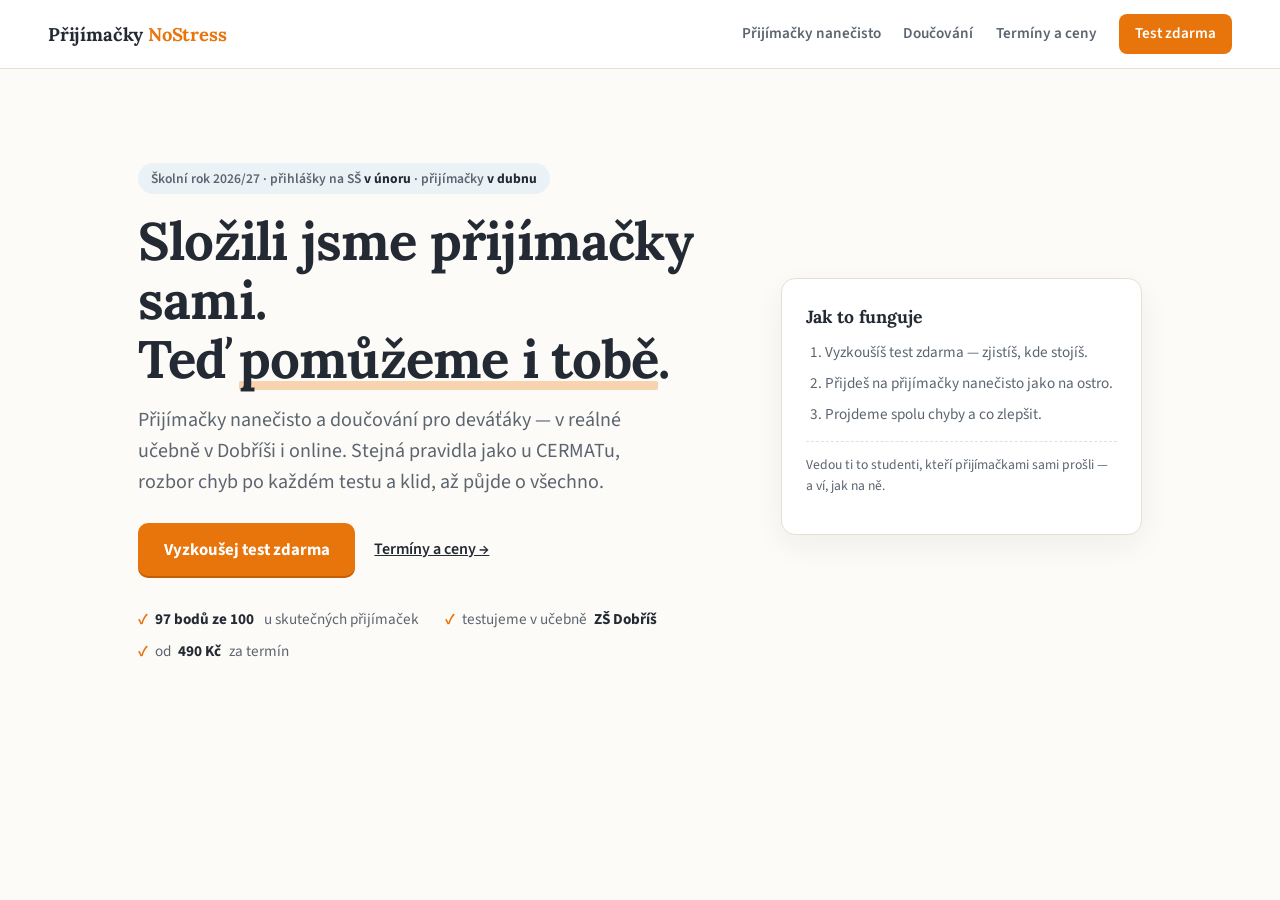
<file: mockups/hero.html>
<!doctype html>
<html lang="cs">
<head>
<meta charset="utf-8">
<meta name="viewport" content="width=device-width, initial-scale=1">
<meta name="robots" content="noindex, nofollow">
<title>Návrh: nová hlavička domovské stránky — Přijímačky NoStress</title>
<link rel="preconnect" href="https://fonts.googleapis.com">
<link rel="preconnect" href="https://fonts.gstatic.com" crossorigin>
<link href="https://fonts.googleapis.com/css2?family=Lora:wght@500;600;700&family=Source+Sans+3:wght@400;600;700&display=swap" rel="stylesheet">
<style>
  /* Proposed brand tokens — see report section 7 */
  :root {
    --ns-cream:   #FDFBF7;
    --ns-ink:     #232A33;
    --ns-ink-soft:#5B6570;
    --ns-orange:  #E8740C;   /* the single action color */
    --ns-orange-deep: #C45F05;
    --ns-sky:     #EAF2F6;   /* one calm support tint */
    --ns-line:    #E7E0D2;
  }
  * { box-sizing: border-box; }
  body {
    margin: 0; background: var(--ns-cream); color: var(--ns-ink);
    font-family: "Source Sans 3", system-ui, sans-serif; line-height: 1.55;
  }
  .nav {
    display: flex; align-items: center; gap: 1.5rem;
    padding: 0.9rem clamp(1rem, 4vw, 3rem);
    border-bottom: 1px solid var(--ns-line); background: #fff;
  }
  .logo { font-family: Lora, serif; font-weight: 700; font-size: 1.15rem; letter-spacing: -0.01em; }
  .logo span { color: var(--ns-orange); }
  .nav nav { margin-left: auto; display: flex; gap: 1.4rem; align-items: center; }
  .nav a { color: var(--ns-ink-soft); text-decoration: none; font-weight: 600; font-size: 0.95rem; }
  .nav a:hover { color: var(--ns-ink); }
  .nav .cta { background: var(--ns-orange); color: #fff; padding: 0.5rem 1rem; border-radius: 8px; }
  .nav .cta:hover { background: var(--ns-orange-deep); color: #fff; }
  @media (max-width: 720px) { .nav nav a:not(.cta) { display: none; } }

  .hero {
    max-width: 1100px; margin: 0 auto;
    padding: clamp(2.5rem, 7vw, 5rem) clamp(1rem, 4vw, 3rem) clamp(2rem, 5vw, 3.5rem);
    display: grid; gap: 2.5rem; grid-template-columns: minmax(0, 1.25fr) minmax(0, 0.75fr);
    align-items: center;
  }
  @media (max-width: 860px) { .hero { grid-template-columns: 1fr; } .hero-side { display: none; } }

  .season-chip {
    display: inline-block; background: var(--ns-sky); color: var(--ns-ink-soft);
    font-size: 0.85rem; font-weight: 600; padding: 0.3rem 0.8rem; border-radius: 99px;
    margin-bottom: 1.1rem;
  }
  .season-chip strong { color: var(--ns-ink); }

  h1 {
    font-family: Lora, serif; font-weight: 700;
    font-size: clamp(2rem, 4.6vw, 3.3rem); line-height: 1.12; letter-spacing: -0.015em;
    margin: 0 0 1rem;
  }
  h1 em { font-style: normal; position: relative; white-space: nowrap; }
  h1 em::after {
    content: ""; position: absolute; left: 0; right: 0; bottom: 0.04em; height: 0.18em;
    background: color-mix(in srgb, var(--ns-orange) 30%, transparent); border-radius: 2px; z-index: -1;
  }
  .sub {
    font-size: clamp(1.05rem, 1.9vw, 1.25rem); color: var(--ns-ink-soft);
    max-width: 54ch; margin: 0 0 1.6rem;
  }
  .actions { display: flex; flex-wrap: wrap; gap: 0.9rem 1.2rem; align-items: center; margin-bottom: 2rem; }
  .btn {
    display: inline-block; background: var(--ns-orange); color: #fff; text-decoration: none;
    font-weight: 700; font-size: 1.05rem; padding: 0.85rem 1.6rem; border-radius: 10px;
    box-shadow: 0 2px 0 var(--ns-orange-deep); transition: transform 150ms ease-out, background 150ms ease-out;
  }
  .btn:hover { background: var(--ns-orange-deep); transform: translateY(-1px); }
  .btn:focus-visible { outline: 3px solid var(--ns-ink); outline-offset: 2px; }
  .link2 { color: var(--ns-ink); font-weight: 600; }

  .trust { display: flex; flex-wrap: wrap; gap: 0.5rem 1.6rem; padding: 0; margin: 0; list-style: none; }
  .trust li { font-size: 0.95rem; color: var(--ns-ink-soft); display: flex; gap: 0.45rem; align-items: baseline; }
  .trust li::before { content: "✓"; color: var(--ns-orange); font-weight: 700; }
  .trust strong { color: var(--ns-ink); }

  .hero-side {
    background: #fff; border: 1px solid var(--ns-line); border-radius: 14px;
    padding: 1.5rem; box-shadow: 0 10px 30px rgba(35, 42, 51, 0.06);
  }
  .hero-side h2 { font-family: Lora, serif; font-size: 1.1rem; margin: 0 0 0.7rem; }
  .hero-side ol { margin: 0; padding-left: 1.2rem; color: var(--ns-ink-soft); font-size: 0.95rem; }
  .hero-side li { margin-bottom: 0.45rem; }
  .hero-side .mini { margin-top: 0.9rem; font-size: 0.85rem; color: var(--ns-ink-soft); border-top: 1px dashed var(--ns-line); padding-top: 0.8rem; }
</style>
</head>
<body>

<header class="nav">
  <div class="logo">Přijímačky <span>NoStress</span></div>
  <nav>
    <a href="#">Přijímačky nanečisto</a>
    <a href="#">Doučování</a>
    <a href="#">Termíny a ceny</a>
    <a class="cta" href="#">Test zdarma</a>
  </nav>
</header>

<main class="hero">
  <div>
    <p class="season-chip">Školní rok 2026/27 · přihlášky na SŠ <strong>v únoru</strong> · přijímačky <strong>v dubnu</strong></p>
    <h1>Složili jsme přijímačky sami.<br>Teď <em>pomůžeme i tobě</em>.</h1>
    <p class="sub">Přijímačky nanečisto a doučování pro deváťáky — v reálné učebně v Dobříši i online. Stejná pravidla jako u CERMATu, rozbor chyb po každém testu a klid, až půjde o všechno.</p>
    <div class="actions">
      <a class="btn" href="#">Vyzkoušej test zdarma</a>
      <a class="link2" href="#">Termíny a ceny →</a>
    </div>
    <ul class="trust">
      <li><strong>97 bodů ze 100</strong>&nbsp;u skutečných přijímaček</li>
      <li>testujeme v učebně <strong>ZŠ Dobříš</strong></li>
      <li>od <strong>490 Kč</strong> za termín</li>
    </ul>
  </div>
  <aside class="hero-side" aria-label="Jak to funguje">
    <h2>Jak to funguje</h2>
    <ol>
      <li>Vyzkoušíš test zdarma — zjistíš, kde stojíš.</li>
      <li>Přijdeš na přijímačky nanečisto jako na ostro.</li>
      <li>Projdeme spolu chyby a co zlepšit.</li>
    </ol>
    <p class="mini">Vedou ti to studenti, kteří přijímačkami sami prošli — a ví, jak na ně.</p>
  </aside>
</main>

</body>
</html>
</file>
<file: styles.css>
/* ============================================================
   Website & Business Review — Přijímačky No-Stress
   Greenfield design system. 2 families, calm palette, 65ch measure.
   ============================================================ */

:root {
  /* Tinted neutrals — never pure gray/black */
  --paper:        #FBF9F4;
  --paper-raise:  #F4F0E6;
  --ink:          #21282D;
  --ink-soft:     #50595F;
  --ink-faint:    #7A828A;
  --line:         #E3DCCD;
  --line-strong:  #C9C0AC;

  /* Brand-calm accent (the subject is "no stress") */
  --accent:       #0E6E63;   /* deep calm teal */
  --accent-ink:   #0A554C;
  --accent-wash:  #E4F0ED;

  /* Highlight + severity (muted, stamped) */
  --amber:        #9A5B12;
  --amber-wash:   #F6ECDC;
  --sev1:         #9C3434;   /* fix first */
  --sev1-wash:    #F4E4E1;
  --sev2:         #9A5B12;   /* real friction */
  --sev3:         #5A6470;   /* polish later */
  --sev3-wash:    #ECEAE2;

  /* Type scale (1.25 ratio on 18px body) */
  --t-small:  0.8125rem;
  --t-caption:0.9rem;
  --t-body:   1.125rem;
  --t-h3:     1.3rem;
  --t-h2:     clamp(1.55rem, 1.2rem + 1.4vw, 2rem);
  --t-h1:     clamp(2rem, 1.4rem + 2.6vw, 2.9rem);

  /* Spacing scale */
  --s-1: 0.375rem;
  --s-2: 0.75rem;
  --s-3: 1.25rem;
  --s-4: 2rem;
  --s-5: 3.25rem;
  --s-6: 5.25rem;

  --radius: 6px;
  --measure: 68ch;
}

/* ---------- Base ---------- */

* { box-sizing: border-box; }

html { scroll-behavior: smooth; }
@media (prefers-reduced-motion: reduce) {
  html { scroll-behavior: auto; }
  *, *::before, *::after { transition: none !important; animation: none !important; }
}

body {
  margin: 0;
  background: var(--paper);
  color: var(--ink);
  font-family: "Source Serif 4", Georgia, "Times New Roman", serif;
  font-size: var(--t-body);
  line-height: 1.65;
  -webkit-font-smoothing: antialiased;
  text-rendering: optimizeLegibility;
}

h1, h2, h3, h4, .toc, .chip, .tag, .meta, .eyebrow, table, figcaption, .btnish {
  font-family: "Bricolage Grotesque", "Avenir Next", "Segoe UI", system-ui, sans-serif;
}

h1 { font-size: var(--t-h1); line-height: 1.12; letter-spacing: -0.015em; margin: var(--s-2) 0 var(--s-2); font-weight: 700; }
h2 { font-size: var(--t-h2); line-height: 1.18; letter-spacing: -0.01em; margin: 0 0 var(--s-3); font-weight: 700; }
h3 { font-size: var(--t-h3); line-height: 1.25; margin: var(--s-4) 0 var(--s-2); font-weight: 650; }
h4 { font-size: 1.05rem; margin: var(--s-3) 0 var(--s-1); font-weight: 650; }

p, ul, ol { margin: 0 0 var(--s-2); max-width: var(--measure); }
ul, ol { padding-left: 1.4rem; }
li { margin-bottom: var(--s-1); }
li::marker { color: var(--accent); }

a { color: var(--accent-ink); text-decoration-color: color-mix(in srgb, var(--accent) 45%, transparent); text-underline-offset: 3px; transition: color 150ms ease-out, text-decoration-color 150ms ease-out; }
a:hover { color: var(--accent); text-decoration-color: var(--accent); }
a:focus-visible, button:focus-visible, summary:focus-visible { outline: 2px solid var(--accent); outline-offset: 3px; border-radius: 2px; }

strong { font-weight: 650; }
small, .small { font-size: var(--t-small); color: var(--ink-soft); }
hr { border: 0; border-top: 1px solid var(--line); margin: var(--s-5) 0; }
::selection { background: var(--accent-wash); }

/* Skip link */
.skip-link {
  position: absolute; left: -9999px; top: 0;
  background: var(--ink); color: var(--paper); padding: var(--s-1) var(--s-2);
  z-index: 100; border-radius: 0 0 var(--radius) var(--radius);
}
.skip-link:focus { left: var(--s-2); }

/* ---------- Page grid ---------- */

.page {
  display: grid;
  grid-template-columns: 1fr;
  gap: var(--s-4);
  max-width: 1180px;
  margin: 0 auto;
  padding: var(--s-4) var(--s-3) var(--s-6);
}

@media (min-width: 1080px) {
  .page { grid-template-columns: 232px minmax(0, 1fr); align-items: start; }
  .toc-wrap { position: sticky; top: var(--s-3); }
}

main { min-width: 0; }

/* ---------- Header ---------- */

.report-header { grid-column: 1 / -1; padding: var(--s-4) 0 var(--s-3); border-bottom: 2px solid var(--ink); }
.eyebrow {
  font-size: var(--t-small); font-weight: 600; letter-spacing: 0.14em; text-transform: uppercase;
  color: var(--accent-ink); margin: 0;
}
.subtitle { font-size: 1.2rem; color: var(--ink-soft); max-width: 56ch; margin: 0 0 var(--s-3); line-height: 1.5; }
.meta { display: flex; flex-wrap: wrap; gap: var(--s-1) var(--s-3); font-size: var(--t-small); color: var(--ink-faint); }
.meta span { white-space: nowrap; }

/* ---------- TOC ---------- */

.toc { font-size: var(--t-small); }
.toc-title { font-weight: 650; text-transform: uppercase; letter-spacing: 0.12em; color: var(--ink-faint); margin: 0 0 var(--s-2); font-size: 0.72rem; }
.toc ol { list-style: none; padding: 0; margin: 0; }
.toc li { margin: 0; }
.toc a {
  display: block; padding: 0.32rem 0.6rem; color: var(--ink-soft); text-decoration: none;
  border-left: 2px solid var(--line); transition: all 150ms ease-out;
}
.toc a:hover { color: var(--accent-ink); border-left-color: var(--accent); background: var(--accent-wash); }
.toc .toc-num { color: var(--ink-faint); font-variant-numeric: tabular-nums; margin-right: 0.45em; }

details.toc-mobile { border: 1px solid var(--line); border-radius: var(--radius); padding: var(--s-2); background: var(--paper-raise); }
details.toc-mobile summary { cursor: pointer; font-weight: 650; font-family: "Bricolage Grotesque", system-ui, sans-serif; }
@media (min-width: 1080px) { details.toc-mobile { display: none; } }
@media (max-width: 1079px) { .toc-wrap .toc-desktop { display: none; } }

/* ---------- Sections ---------- */

section { margin-bottom: var(--s-6); }
section > h2 .secnum { color: var(--accent); margin-right: 0.4em; font-variant-numeric: tabular-nums; }

.section-intro { font-size: 1.16rem; color: var(--ink-soft); }

/* ---------- Chips, tags, evidence ---------- */

.chip {
  display: inline-block; font-size: 0.72rem; font-weight: 650; letter-spacing: 0.06em;
  padding: 0.12rem 0.55rem; border-radius: 99px; vertical-align: 0.12em; white-space: nowrap;
}
.chip-observed { background: var(--accent-wash); color: var(--accent-ink); border: 1px solid color-mix(in srgb, var(--accent) 35%, transparent); }
.chip-inferred { background: transparent; color: var(--ink-soft); border: 1px dashed var(--line-strong); }

.tag {
  display: inline-block; font-size: 0.72rem; font-weight: 700; letter-spacing: 0.05em;
  padding: 0.14rem 0.55rem; border-radius: 4px; text-transform: uppercase; white-space: nowrap;
}
.tag-fix      { background: var(--sev1-wash); color: var(--sev1); }
.tag-friction { background: var(--amber-wash); color: var(--sev2); }
.tag-polish   { background: var(--sev3-wash); color: var(--sev3); }

.receipt { font-size: var(--t-small); color: var(--ink-faint); }
.receipt a { color: var(--ink-faint); }

/* ---------- Finding rows (no card grids — rules + rhythm) ---------- */

.finding { padding: var(--s-3) 0; border-top: 1px solid var(--line); max-width: var(--measure); }
.finding:last-child { border-bottom: 1px solid var(--line); }
.finding-head { display: flex; align-items: baseline; gap: var(--s-2); flex-wrap: wrap; margin-bottom: var(--s-1); }
.finding-head h3, .finding-head h4 { margin: 0; }
.finding p { margin-bottom: var(--s-1); }

/* Key callout — single accent block, used sparingly */
.callout {
  border-left: 3px solid var(--accent); background: var(--accent-wash);
  padding: var(--s-2) var(--s-3); border-radius: 0 var(--radius) var(--radius) 0;
  max-width: var(--measure); margin: var(--s-3) 0;
}
.callout.warn { border-left-color: var(--sev1); background: var(--sev1-wash); }
.callout p:last-child { margin-bottom: 0; }

/* ---------- Tables ---------- */

.table-wrap { overflow-x: auto; margin: var(--s-3) 0; border: 1px solid var(--line); border-radius: var(--radius); }
table { border-collapse: collapse; width: 100%; font-size: 0.95rem; line-height: 1.45; }
th, td { text-align: left; padding: 0.6rem 0.8rem; border-bottom: 1px solid var(--line); vertical-align: top; }
th { background: var(--paper-raise); font-weight: 650; font-size: 0.82rem; letter-spacing: 0.04em; text-transform: uppercase; color: var(--ink-soft); }
tbody tr:last-child td { border-bottom: 0; }
td.num, th.num { font-variant-numeric: tabular-nums; white-space: nowrap; }
tbody tr:hover { background: color-mix(in srgb, var(--paper-raise) 55%, transparent); }

/* ---------- Figures / screenshots ---------- */

figure { margin: var(--s-3) 0; max-width: 100%; }
figure img, figure iframe { width: 100%; height: auto; border: 1px solid var(--line-strong); border-radius: var(--radius); display: block; background: #fff; }
figcaption { font-size: var(--t-small); color: var(--ink-soft); margin-top: var(--s-1); }
figcaption .stamp { color: var(--ink-faint); }

.figure-pair { display: grid; gap: var(--s-3); }
@media (min-width: 760px) { .figure-pair { grid-template-columns: 1fr 1fr; } }

.hero-embed iframe { width: 100%; height: 540px; border: 1px solid var(--line-strong); border-radius: var(--radius); }

/* ---------- Style-guide swatches ---------- */

.swatches { display: flex; flex-wrap: wrap; gap: var(--s-2); margin: var(--s-2) 0 var(--s-3); padding: 0; list-style: none; }
.swatch { width: 132px; font-size: var(--t-small); }
.swatch .well { height: 56px; border-radius: var(--radius); border: 1px solid var(--line); margin-bottom: 0.35rem; }
.swatch code { font-size: 0.72rem; color: var(--ink-soft); }

code {
  font-family: ui-monospace, "SF Mono", Menlo, monospace;
  font-size: 0.85em; background: var(--paper-raise); border: 1px solid var(--line);
  padding: 0.08em 0.35em; border-radius: 4px;
}

/* ---------- Roadmap ---------- */

.roadmap-stage { margin-bottom: var(--s-4); }
.roadmap-stage > h3 { display: flex; align-items: center; gap: var(--s-2); }
.stage-pill {
  font-size: 0.72rem; font-weight: 700; letter-spacing: 0.08em; text-transform: uppercase;
  padding: 0.2rem 0.7rem; border-radius: 99px; background: var(--ink); color: var(--paper);
}
.stage-pill.next  { background: var(--accent); }
.stage-pill.later { background: var(--ink-faint); }
.effort { font-size: var(--t-small); color: var(--ink-faint); font-variant-numeric: tabular-nums; white-space: nowrap; }

/* ---------- With-AI recipe lines (roadmap) ---------- */

.withai {
  margin: 0.55rem 0 0;
  font-size: 0.9rem;
  color: var(--ink-soft);
  border-left: 2px solid var(--accent);
  background: color-mix(in srgb, var(--accent-wash) 45%, transparent);
  padding: 0.35rem 0.6rem;
  border-radius: 0 var(--radius) var(--radius) 0;
}
.withai strong { color: var(--accent-ink); font-weight: 650; }

.toc-return { font-size: var(--t-small); margin-top: var(--s-3); }
.toc-return a { color: var(--ink-faint); text-decoration: none; }
.toc-return a:hover { color: var(--accent-ink); }

/* ---------- Appendix ---------- */

details.appendix {
  border: 1px solid var(--line); border-radius: var(--radius);
  padding: var(--s-2) var(--s-3); margin-bottom: var(--s-2); background: var(--paper-raise);
}
details.appendix summary { cursor: pointer; font-weight: 650; font-family: "Bricolage Grotesque", system-ui, sans-serif; padding: var(--s-1) 0; }
details.appendix[open] summary { border-bottom: 1px solid var(--line); margin-bottom: var(--s-2); }

/* ---------- Footer ---------- */

.report-footer {
  grid-column: 1 / -1; border-top: 2px solid var(--ink);
  padding-top: var(--s-3); margin-top: var(--s-5);
  font-size: var(--t-caption); color: var(--ink-soft); max-width: none;
}
.report-footer p { max-width: var(--measure); }

/* ---------- Print ---------- */

@media print {
  .toc-wrap, .skip-link { display: none; }
  .page { grid-template-columns: 1fr; }
  details { open: true; }
  body { font-size: 11pt; }
  a { text-decoration: none; color: inherit; }
}
</file>
